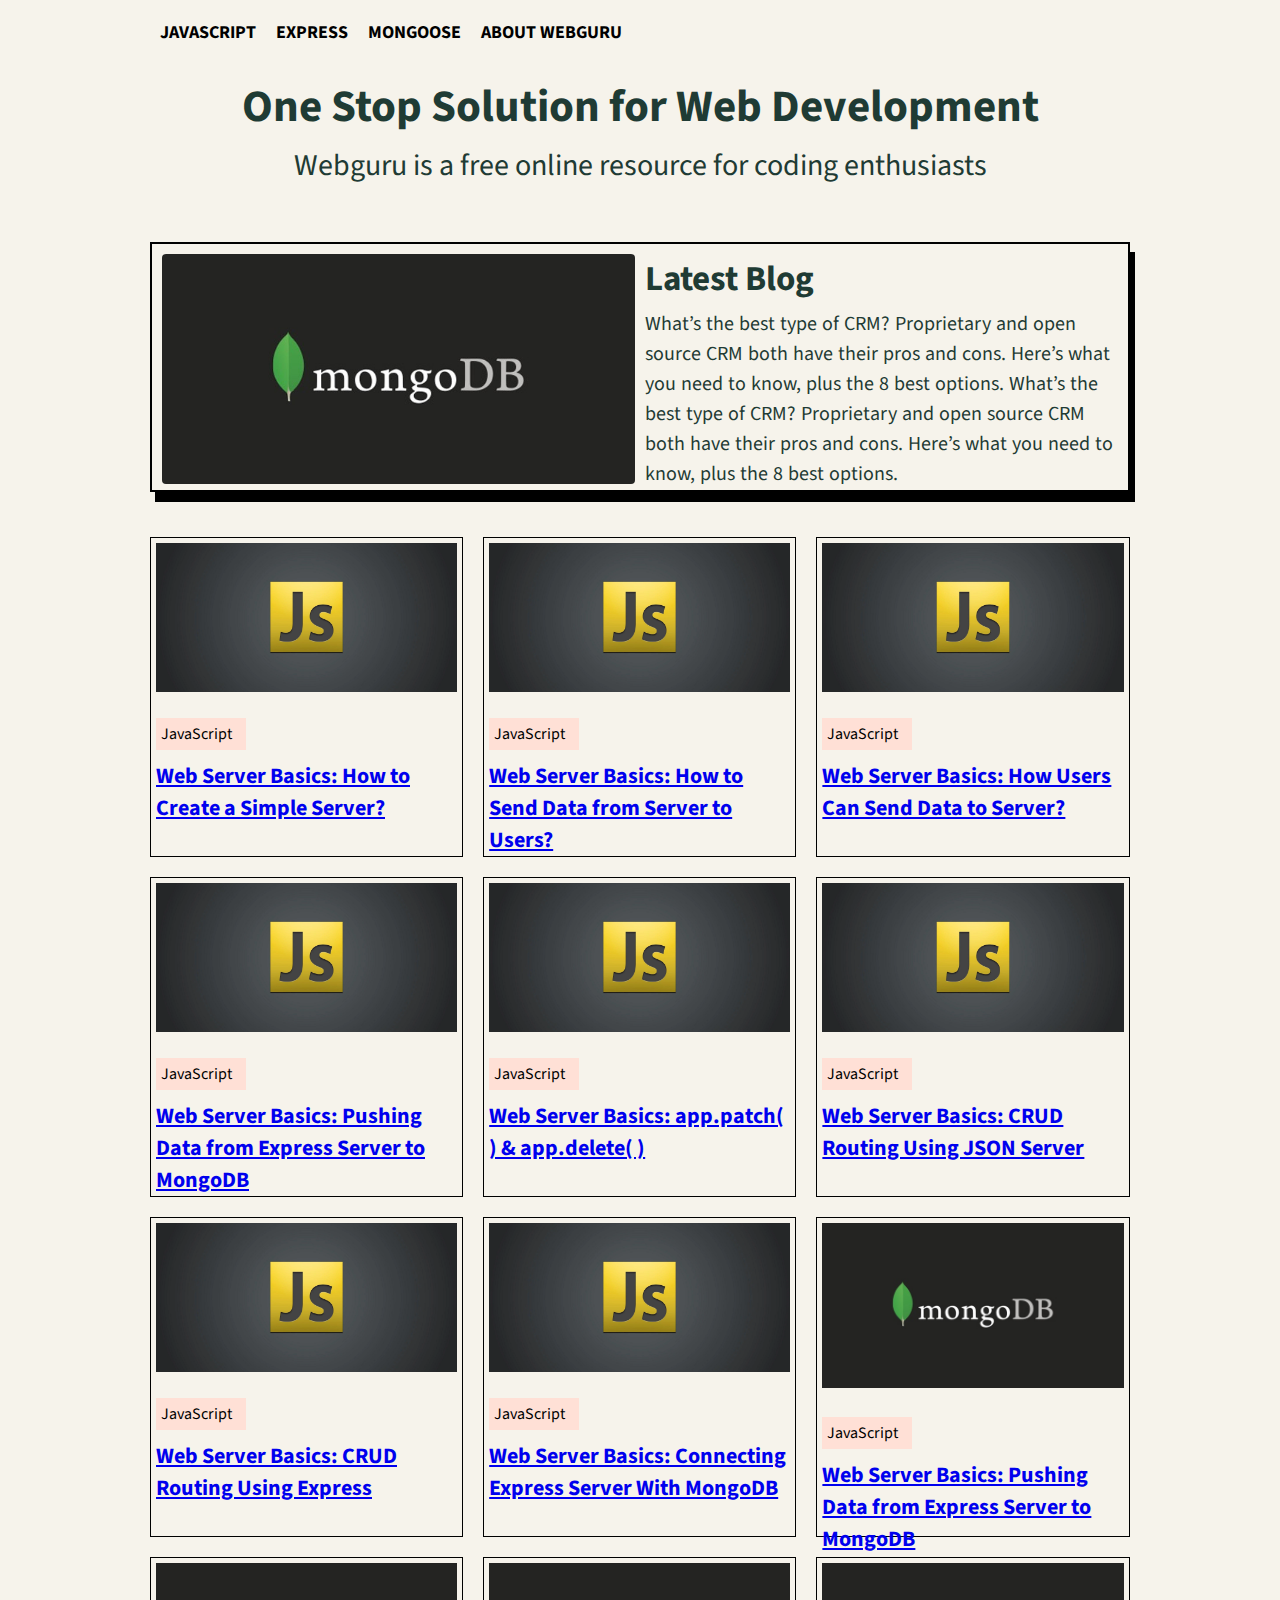
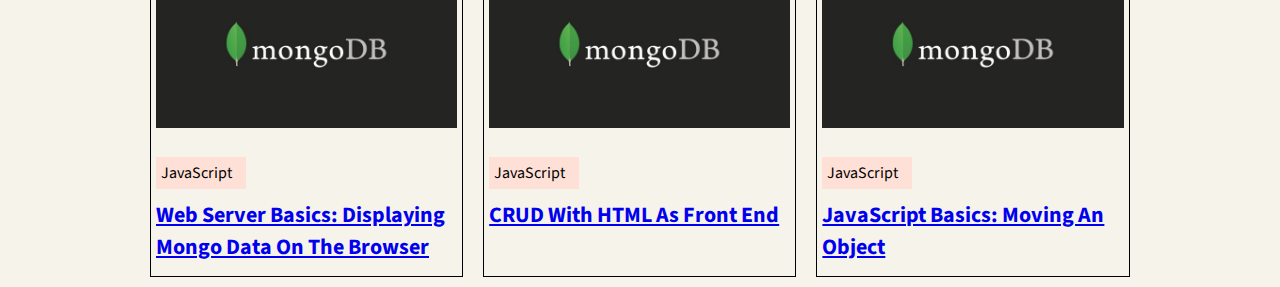
<file: index.html>
﻿<!DOCTYPE html>

<html lang="en" xmlns="http://www.w3.org/1999/xhtml">
<head>
    <meta charset="utf-8" />
    <title></title>
    <link href="https://fonts.googleapis.com/css2?family=Source+Sans+Pro:wght@200;300&display=swap" rel="stylesheet">
    <style>
        * {
            padding: 0;
            margin: 0;
            box-sizing: border-box;
        }

        body {
            font-family: 'Source Sans Pro';
            background-color: #F6F3EB; 
        }

        .navbar-container {
            padding: 20px;
            border: 0px solid black;
            height: 40px;
            width: 100%;
            margin-bottom:10px;
        }

        .navbar {
            display: flex;
            font-size:18px;
            font-weight:700;
        }

            .navbar p {
                margin-right: 20px;
                text-transform:uppercase; 
            }

        .container{
            width:1000px;
            margin:0px auto; 
            border:0px solid black;
        }

        .banner{
            border:0px solid black;
            display:flex; 
            flex-direction:column;
            text-align:center;
            margin:10px;
            padding:20px;
        }

        .banner .heading{
            margin:5px;
        }

            .banner .heading h1 {
                font-size: 45px;
                color: #1F3B34;
            }

            .banner .subheading p {
                font-size: 30px;
                color: #1F3B34;
            }

        .main-blog {
            display: flex;
            width: 98%;
            margin: 35px 10px;
            padding: 5px;
            border: 2px solid black;
            height: 250px;
            box-shadow: 5px 10px;
        }

        .left-pane{
            width:50%;
            padding:5px;
        }

        .left-pane img{
            width:100%;
            object-fit:cover;
            height:230px;
            border-radius:4px;
        }

        .right-pane{
            padding:5px;
            width:50%; 
        }

            .right-pane h2 {
                font-size: 35px;
                margin-bottom: 5px;
                color: #1F3B34;
            }

            .right-pane p {
                font-size: 20px;
                line-height: 30px;
                color: #1F3B34;
                word-spacing:1px;
            }

            .blogs-section{
                flex-wrap:wrap;
                display:flex;
            }

            .blogs-section .blog{
                display:flex; 
                flex-direction:column;
                border:1px solid black;
                margin:10px;
                padding:5px;
                width:31.32%; 
                height:320px;
            }

        span {
            background-color: #FFE0D6; 
            padding:5px;
            width:90px;
        }

            .blog img{
                width:100%;
                object-fit:cover;
                height:85%;
            }

            .blog h2{
                font-size:22px;
                text-align:left;
                margin-top:10px;

            }

            .blog:hover{
                background-color:white; 
            }


    </style>
</head>
<body>
    <div class="container">
        <div class="navbar-container">
            <nav class="navbar">
                <p>JavaScript</p>
                <p>Express</p>
                <p>Mongoose</p>
                <p>About Webguru</p>
            </nav>
        </div>
        <div class="banner">
            <div class="heading">
                <h1>One Stop Solution for Web Development</h1>
            </div>
            <div class="subheading">
                <p>Webguru is a free online resource for coding enthusiasts</p>
            </div>
        </div>

        <div class="main-blog">
            <div class="left-pane">
                <img src="mongo.jpeg" />
            </div>
            <div class="right-pane">
                <h2>Latest Blog</h2>
                <p>What’s the best type of CRM? Proprietary and open source CRM both have their pros and cons. Here’s what you need to know, plus the 8 best options. What’s the best type of CRM? Proprietary and open source CRM both have their pros and cons. Here’s what you need to know, plus the 8 best options.</p>
                
            </div>
        </div>

        <div class="blogs-section">
            <div class="blog">
                <div class="blog-image">
                    <image src="javascript.webp" />
                </div>
                <span>JavaScript</span>
                <div class="blog-header">
                    <h2><a href="blogOne.html">Web Server Basics: How to Create a Simple Server?</a></h2>
                </div>
            </div>
            <div class="blog">
                <div class="blog-image">
                    <image src="javascript.webp" />
                </div>
                <span>JavaScript</span>
                <div class="blog-header">
                    <h2><a href="blogTwo.html">Web Server Basics: How to Send Data from Server to Users?</a></h2>
                </div>
            </div>
            <div class="blog">
                <div class="blog-image">
                    <image src="javascript.webp" />
                </div>
                <span>JavaScript</span>
                <div class="blog-header">
                    <h2><a href="blogSix.html">Web Server Basics: How Users Can Send Data to Server?</a></h2>
                </div>
            </div>
            <div class="blog">
                <div class="blog-image">
                    <image src="javascript.webp" />
                </div>
                <span>JavaScript</span>
                <div class="blog-header">


                    <h2><a href="blogFour.html">Web Server Basics: Pushing Data from Express Server to MongoDB</a></h2>

                </div>
            </div>
            <div class="blog">
                <div class="blog-image">
                    <image src="javascript.webp" />
                </div>
                <span>JavaScript</span>
                <div class="blog-header">
                    <h2><a href="blogTwo.html">Web Server Basics: app.patch( ) & app.delete( )</a></h2>
                </div>
            </div>
            <div class="blog">
                <div class="blog-image">
                    <image src="javascript.webp" />
                </div>
                <span>JavaScript</span>
                <div class="blog-header">
                    <h2><a href="blogFive.html">Web Server Basics: CRUD Routing Using JSON Server</a></h2>
                </div>
            </div>

            <div class="blog">
                <div class="blog-image">
                    <image src="javascript.webp" />
                </div>
                <span>JavaScript</span>
                <div class="blog-header">
                    <h2><a href="blogSeven.html">Web Server Basics: CRUD Routing Using Express</a></h2>
                </div>
            </div>


            <div class="blog">
                <div class="blog-image">
                    <image src="javascript.webp" />
                </div>
                <span>JavaScript</span>
                <div class="blog-header">
                    <h2><a href="javascriptBasicsContent/blogThree.html">Web Server Basics: Connecting Express Server With MongoDB</a></h2>
                </div>
            </div>


            <div class="blog">
                <div class="blog-image">
                    <image src="mongo.jpeg" />
                </div>
                <span>JavaScript</span>
                <div class="blog-header">
                    <h2><a href="blogThree.html">Web Server Basics: Pushing Data from Express Server to MongoDB</a></h2>
                </div>
            </div>

            <div class="blog">
                <div class="blog-image">
                    <image src="mongo.jpeg" />
                </div>
                <span>JavaScript</span>
                <div class="blog-header">
                    <h2><a href="#">Web Server Basics: Displaying Mongo Data On The Browser</a></h2>
                </div>
            </div>

            <div class="blog">
                <div class="blog-image">
                    <image src="mongo.jpeg" />
                </div>
                <span>JavaScript</span>
                <div class="blog-header">
                    <h2><a href="#">CRUD With HTML As Front End</a></h2>
                </div>
            </div>

            <div class="blog">
                <div class="blog-image">
                    <image src="mongo.jpeg" />
                </div>
                <span>JavaScript</span>
                <div class="blog-header">
                    <h2><a href="javascriptBasicsContent/movingAnObject2.html">JavaScript Basics: Moving An Object</a></h2>
                </div>
            </div>







        </div>
    </div>
</body>
</html>
</file>
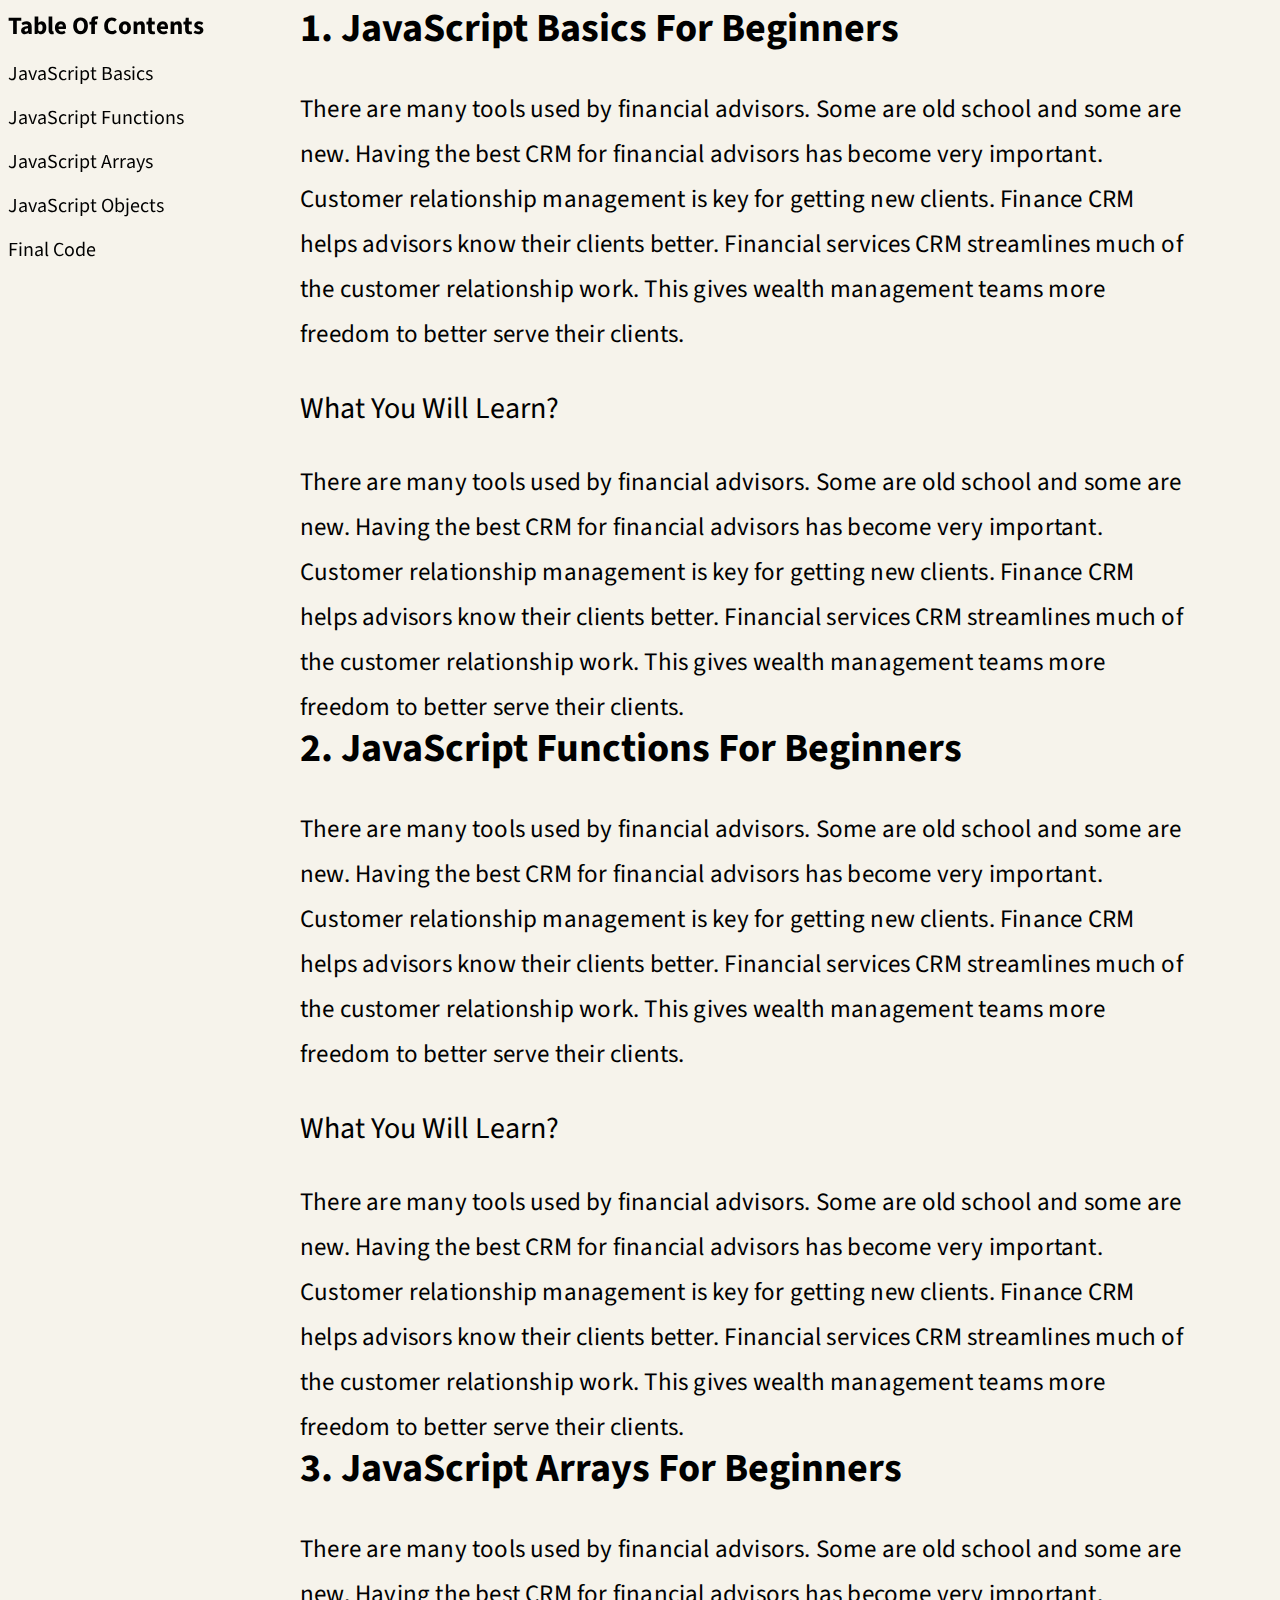
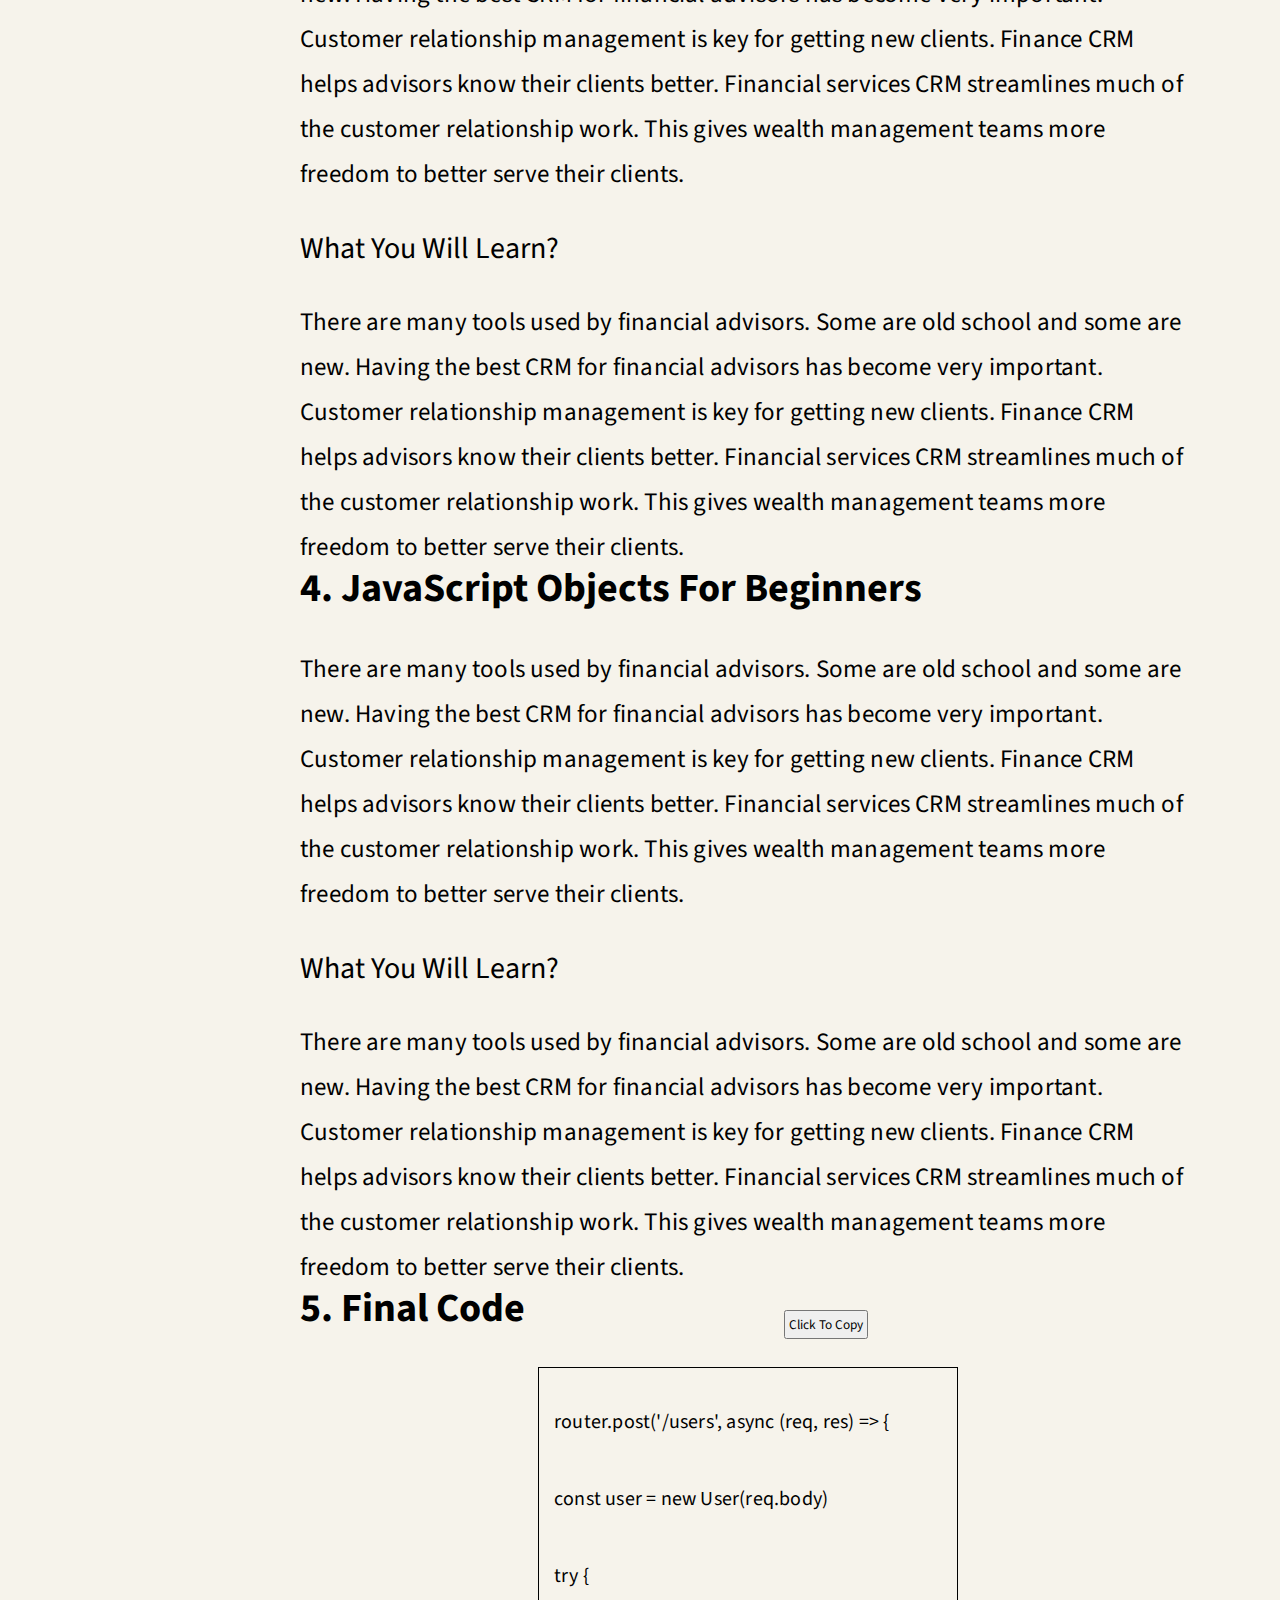
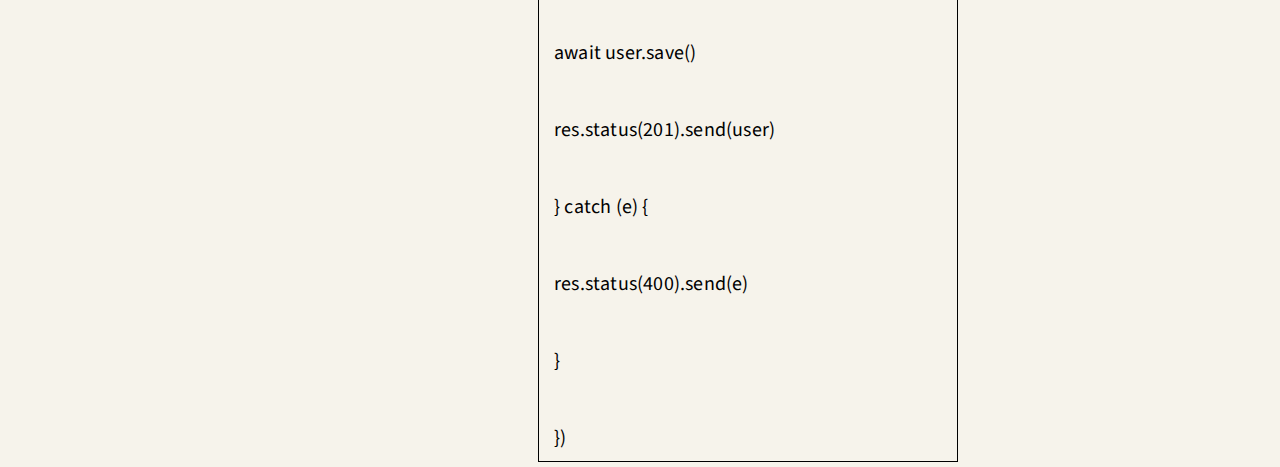
<file: blog-details-page.html>
﻿<!DOCTYPE html>

<html lang="en" xmlns="http://www.w3.org/1999/xhtml">
<head>
    <meta charset="utf-8" />
    <title></title>
    <link href="https://fonts.googleapis.com/css2?family=Source+Sans+Pro:wght@200;300&display=swap" rel="stylesheet">

    <style>

        

        * {
            font-family: 'Source Sans Pro';
            margin: 0;
            padding: 0;
            box-sizing: border-box;
        }

        html {
            scroll-behavior: smooth;
            background-color: #F6F3EB;
        }

        .container {
            display: flex;
        }

        .left-pane {
            display: flex;
            flex-direction: column;
            position: fixed;
            border: 0px solid black;
        }

        .left-pane-heading{
            padding:8px;
            font-size:25px;
        }

            .left-pane a {
                text-decoration: none;
                font-size: 20px;
                padding: 5px;
                color:black;
            }

                .left-pane a p {
                    padding: 3px;
                }


        .right-pane {
            border: 0px solid black;
            width: 70%;
            margin-left: 300px;
        }

            .right-pane .section1 {
                height: 100vh;
            }

            .right-pane .section2 {
                height: 100vh;
            }

            .right-pane .section3 {
                height: 100vh;
            }

            .right-pane .section4 {
                height: 100vh;
            }

            section h1{
                font-size:40px;
            }

            section h2{
                font-size:30px;
                margin-top:30px;
                font-weight:300;
            }

            section p{
                margin-top:30px;
                font-size:25px;
                letter-spacing:0.2px;
                line-height:45px;
            }


        #content {
            border: 1px solid black;
            width: 420px;
            margin: 30px auto;
            position:relative; 
        }

        p code{
            padding:15px;
            font-size:20px;
            margin-bottom:0px;
        }

        #section5{
            position:relative; 
        }

        .btn{
            position:absolute; 
            right:328px;
            top:30px;
            padding:3px;
        }

        @media only screen and (min-width: 968px)  {
            #section1, #section2, #section3, #section4, #section5 {
                height: 110vh;
            }
        }

        @media only screen and (min-width: 600px) {
            #section1, #section2, #section3, #section4, #section5 {
                height: 80vh;
            }
        }


    </style>
</head>
<body>

    <div class="container">
        <div class="left-pane">
            <h3 class="left-pane-heading">Table Of Contents</h3>
            <a href="#section1"><p>JavaScript Basics</p></a>
            <a href="#section2"><p>JavaScript Functions</p></a>
            <a href="#section3"><p>JavaScript Arrays</p></a>
            <a href="#section4"><p>JavaScript Objects</p></a>
            <a href="#section5"><p>Final Code</p></a>
        </div>

        <div class="right-pane">

            <section class="section1" id="section1">
                <h1>1. JavaScript Basics For Beginners</h1>
                <p>There are many tools used by financial advisors. Some are old school and some are new. Having the best CRM for financial advisors has become very important. Customer relationship management is key for getting new clients. Finance CRM helps advisors know their clients better. Financial services CRM streamlines much of the customer relationship work. This gives wealth management teams more freedom to better serve their clients.</p>
                <h2><b>What You Will Learn?</b></h2>
                <p>There are many tools used by financial advisors. Some are old school and some are new. Having the best CRM for financial advisors has become very important. Customer relationship management is key for getting new clients. Finance CRM helps advisors know their clients better. Financial services CRM streamlines much of the customer relationship work. This gives wealth management teams more freedom to better serve their clients.</p>
            </section>

            <section class="section2" id="section2">
                <h1>2. JavaScript Functions For Beginners</h1>
                <p>There are many tools used by financial advisors. Some are old school and some are new. Having the best CRM for financial advisors has become very important. Customer relationship management is key for getting new clients. Finance CRM helps advisors know their clients better. Financial services CRM streamlines much of the customer relationship work. This gives wealth management teams more freedom to better serve their clients.</p>
                <h2><b>What You Will Learn?</b></h2>
                <p>There are many tools used by financial advisors. Some are old school and some are new. Having the best CRM for financial advisors has become very important. Customer relationship management is key for getting new clients. Finance CRM helps advisors know their clients better. Financial services CRM streamlines much of the customer relationship work. This gives wealth management teams more freedom to better serve their clients.</p>
            </section>

            <section class="section3" id="section3">
                <h1>3. JavaScript Arrays For Beginners</h1>
                <p>There are many tools used by financial advisors. Some are old school and some are new. Having the best CRM for financial advisors has become very important. Customer relationship management is key for getting new clients. Finance CRM helps advisors know their clients better. Financial services CRM streamlines much of the customer relationship work. This gives wealth management teams more freedom to better serve their clients.</p>
                <h2><b>What You Will Learn?</b></h2>
                <p>There are many tools used by financial advisors. Some are old school and some are new. Having the best CRM for financial advisors has become very important. Customer relationship management is key for getting new clients. Finance CRM helps advisors know their clients better. Financial services CRM streamlines much of the customer relationship work. This gives wealth management teams more freedom to better serve their clients.</p>

            </section>

            <section class="section4" id="section4">
                <h1>4. JavaScript Objects For Beginners</h1>
                <p>There are many tools used by financial advisors. Some are old school and some are new. Having the best CRM for financial advisors has become very important. Customer relationship management is key for getting new clients. Finance CRM helps advisors know their clients better. Financial services CRM streamlines much of the customer relationship work. This gives wealth management teams more freedom to better serve their clients.</p>
                <h2><b>What You Will Learn?</b></h2>
                <p>There are many tools used by financial advisors. Some are old school and some are new. Having the best CRM for financial advisors has become very important. Customer relationship management is key for getting new clients. Finance CRM helps advisors know their clients better. Financial services CRM streamlines much of the customer relationship work. This gives wealth management teams more freedom to better serve their clients.</p>

            </section>

            <section class="section5" id="section5">
                <h1>5. Final Code</h1>
             
                    <button id="btn" class="btn">Click To Copy</button>
                <div id="content" contenteditable="true">
                    <p><code> router.post('/users', async (req, res) => {</code></p>
                    <p><code>const user = new User(req.body)</code></p>

                    <p>
                        <code>
                            try {
                        </code>
                    </p>
                    <p><code>await user.save()</code></p>
                    <p>
                        <code>

                            res.status(201).send(user)
                        </code>
                    </p>

                    <p><code>} catch (e) {</code></p>
                    <p>
                        <code>
                            res.status(400).send(e)
                        </code>
                    </p>
                    <p><code>}</code></p>
                    <p><code>})</code></p>
                </div>


            </section>


        </div>
    </div>

    <script>
        var content = document.querySelector('#content');
        var btn = document.querySelector('#btn');

        btn.addEventListener('click', copyText);

        function copyText() {
            let temp = content.innerText;
            copytoClipBoard(temp);

        }

        function copytoClipBoard(str) {
            const textarea = document.createElement("textarea");
            textarea.value = str;
            document.body.appendChild(textarea);
            textarea.select();
            document.execCommand("copy");
            document.body.removeChild(textarea);
            //output.innerHTML = "<h3>Copied content</h3>" + textarea.value;
            alert('copied!')//output.innerHTML = "<h3>Copied content</h3>" + textarea.value;

        }

        console.log(content)
    </script>



</body>
</html>
</file>
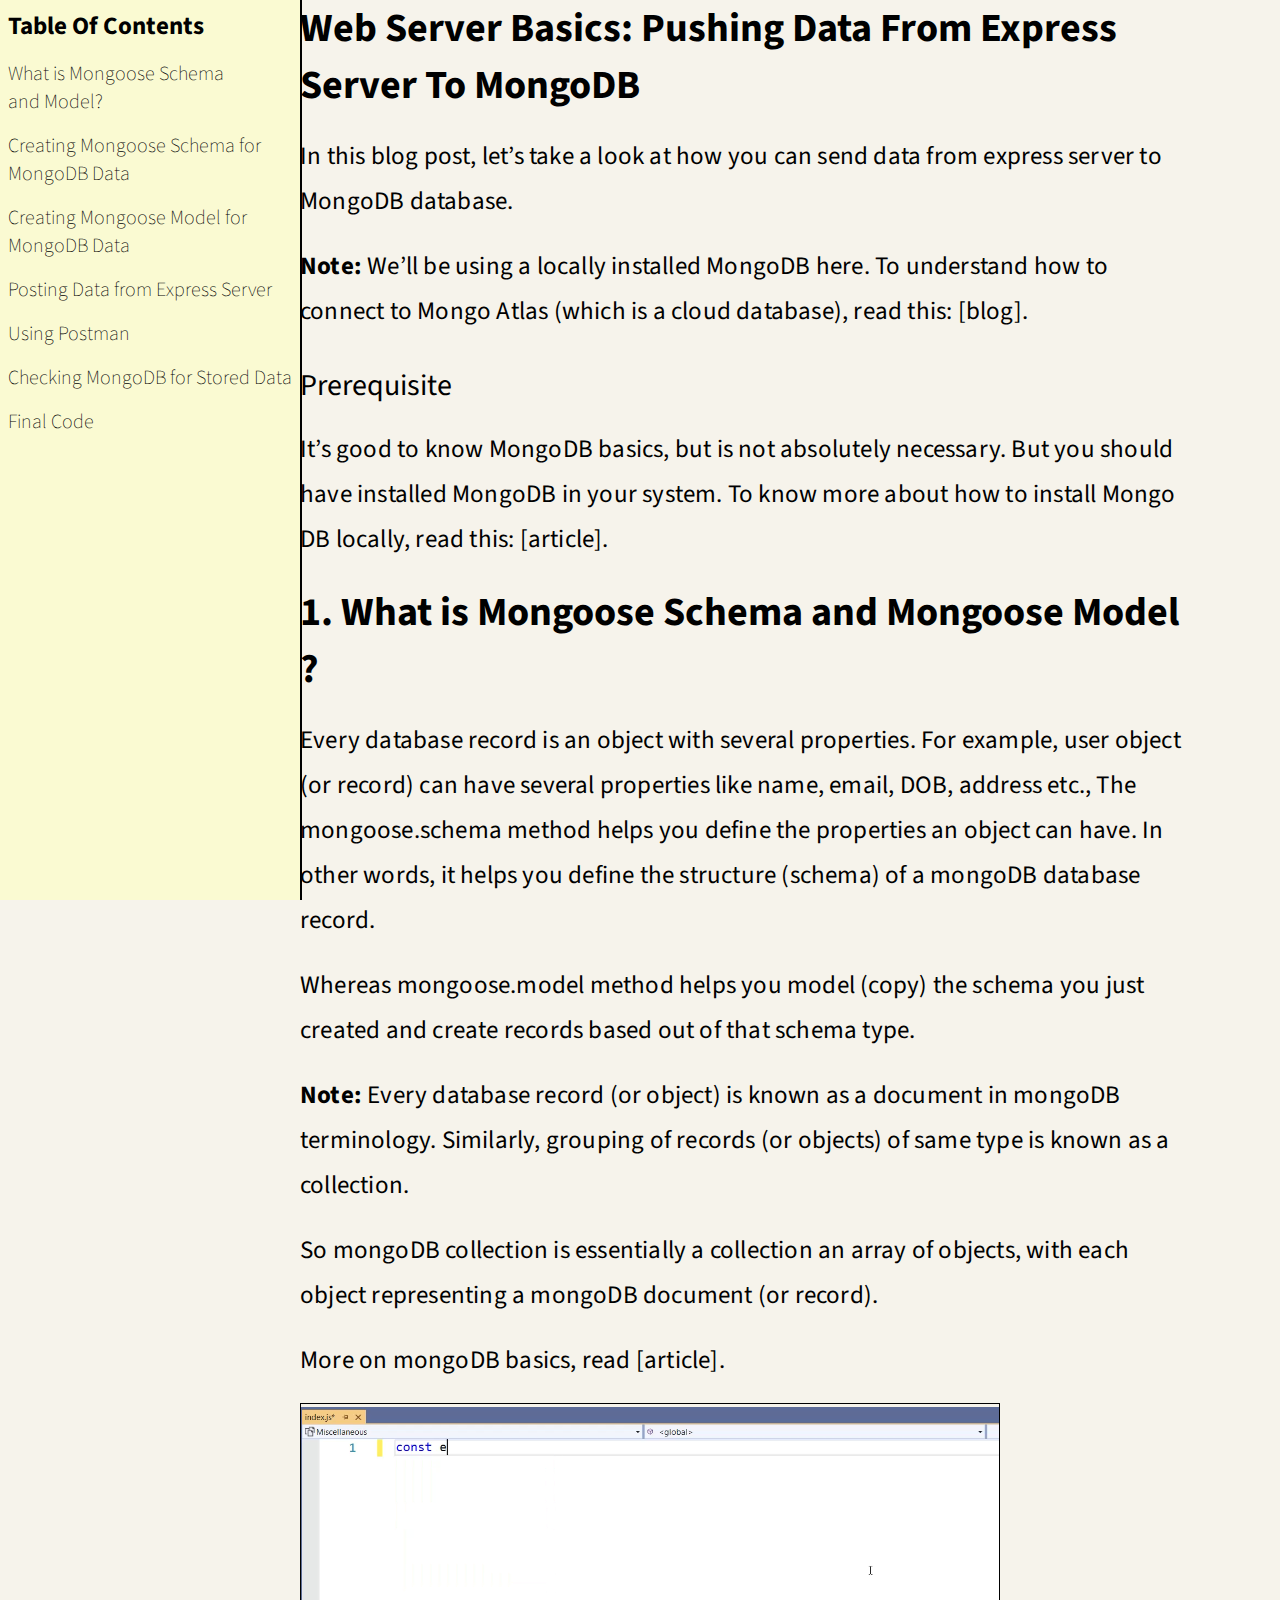
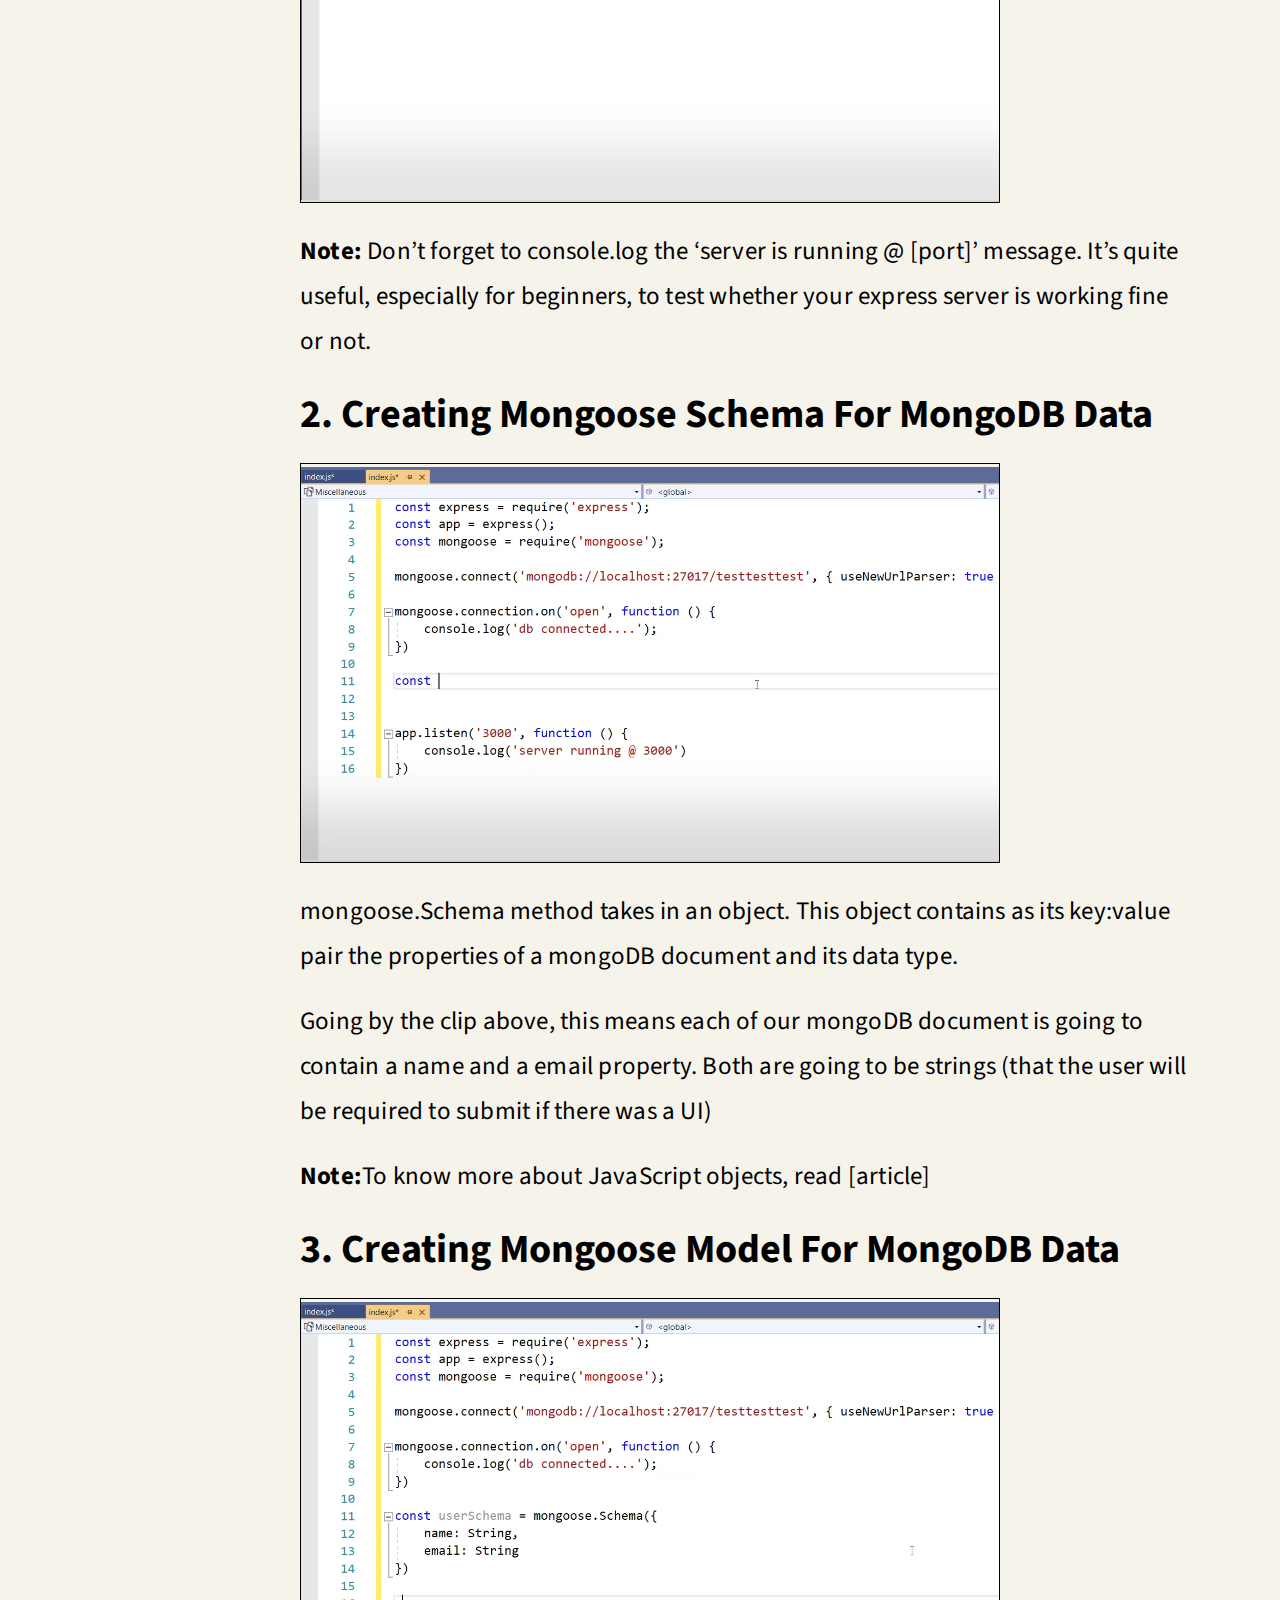
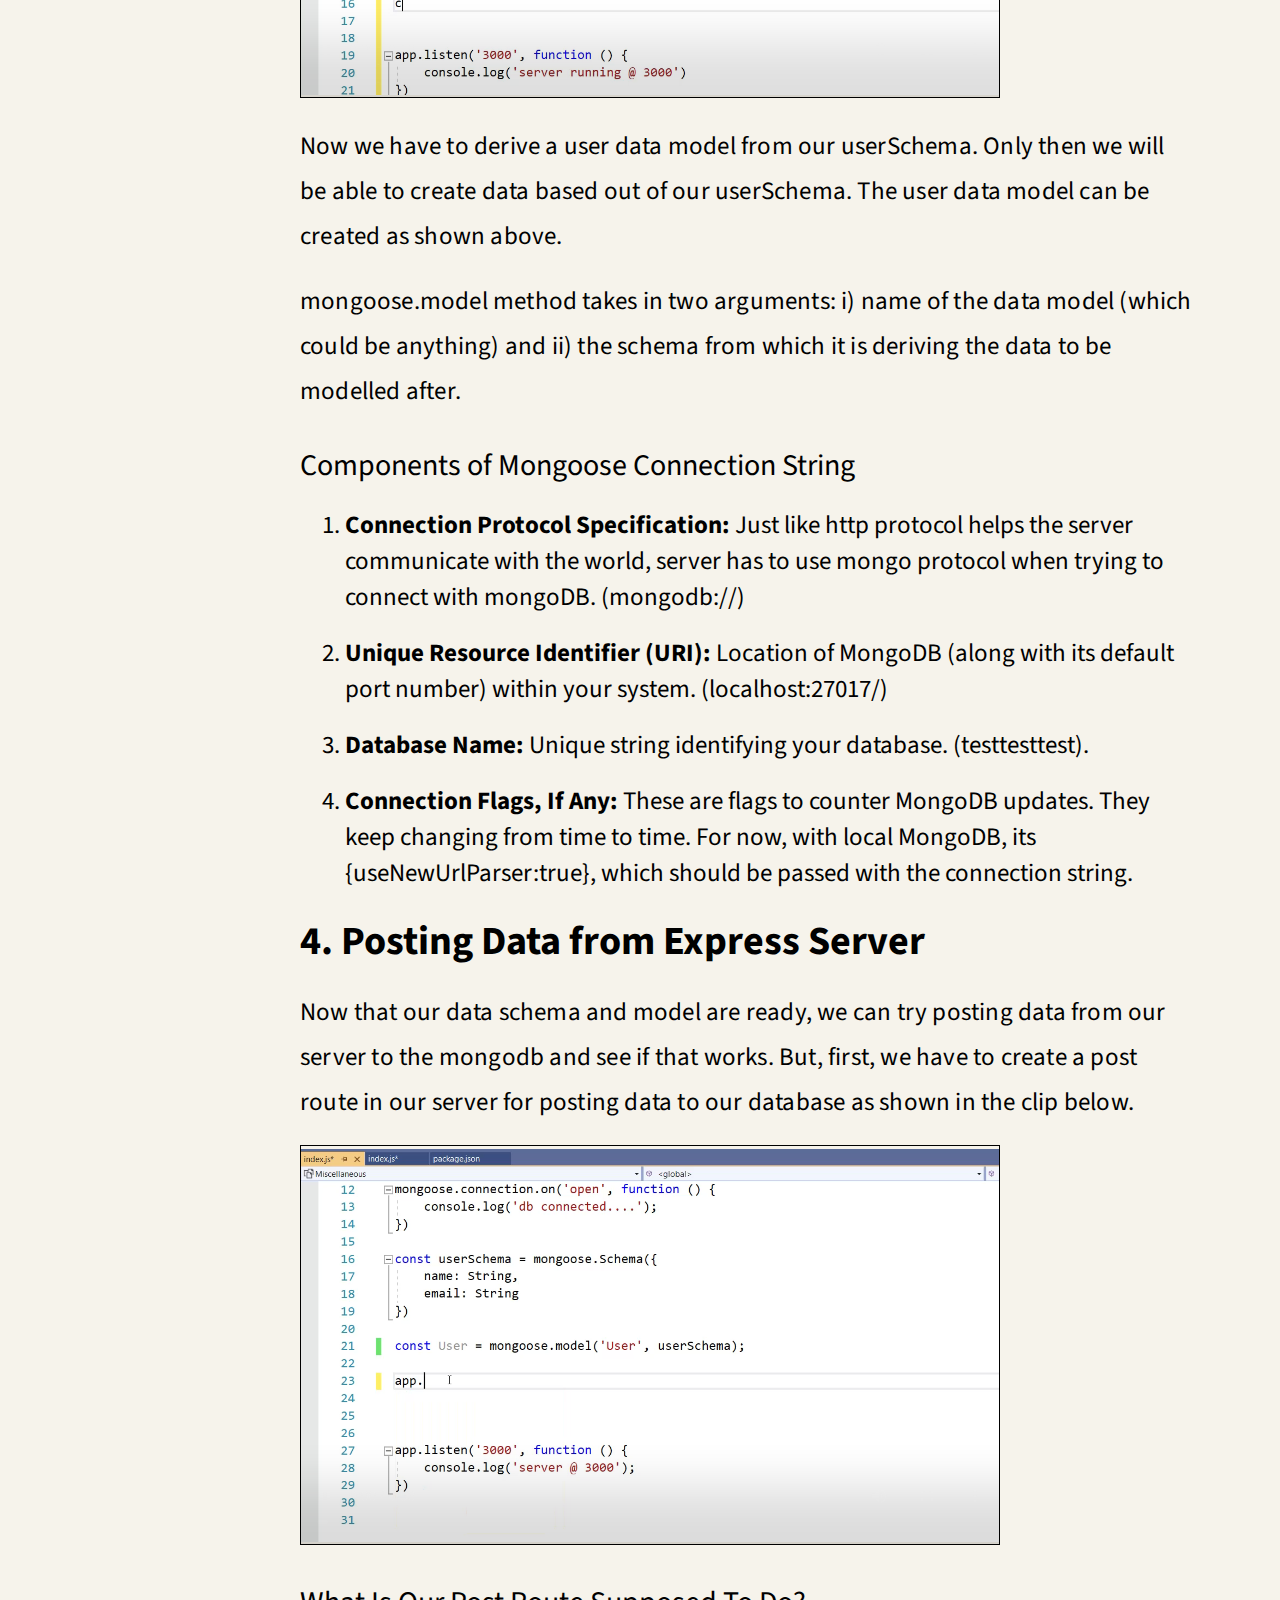
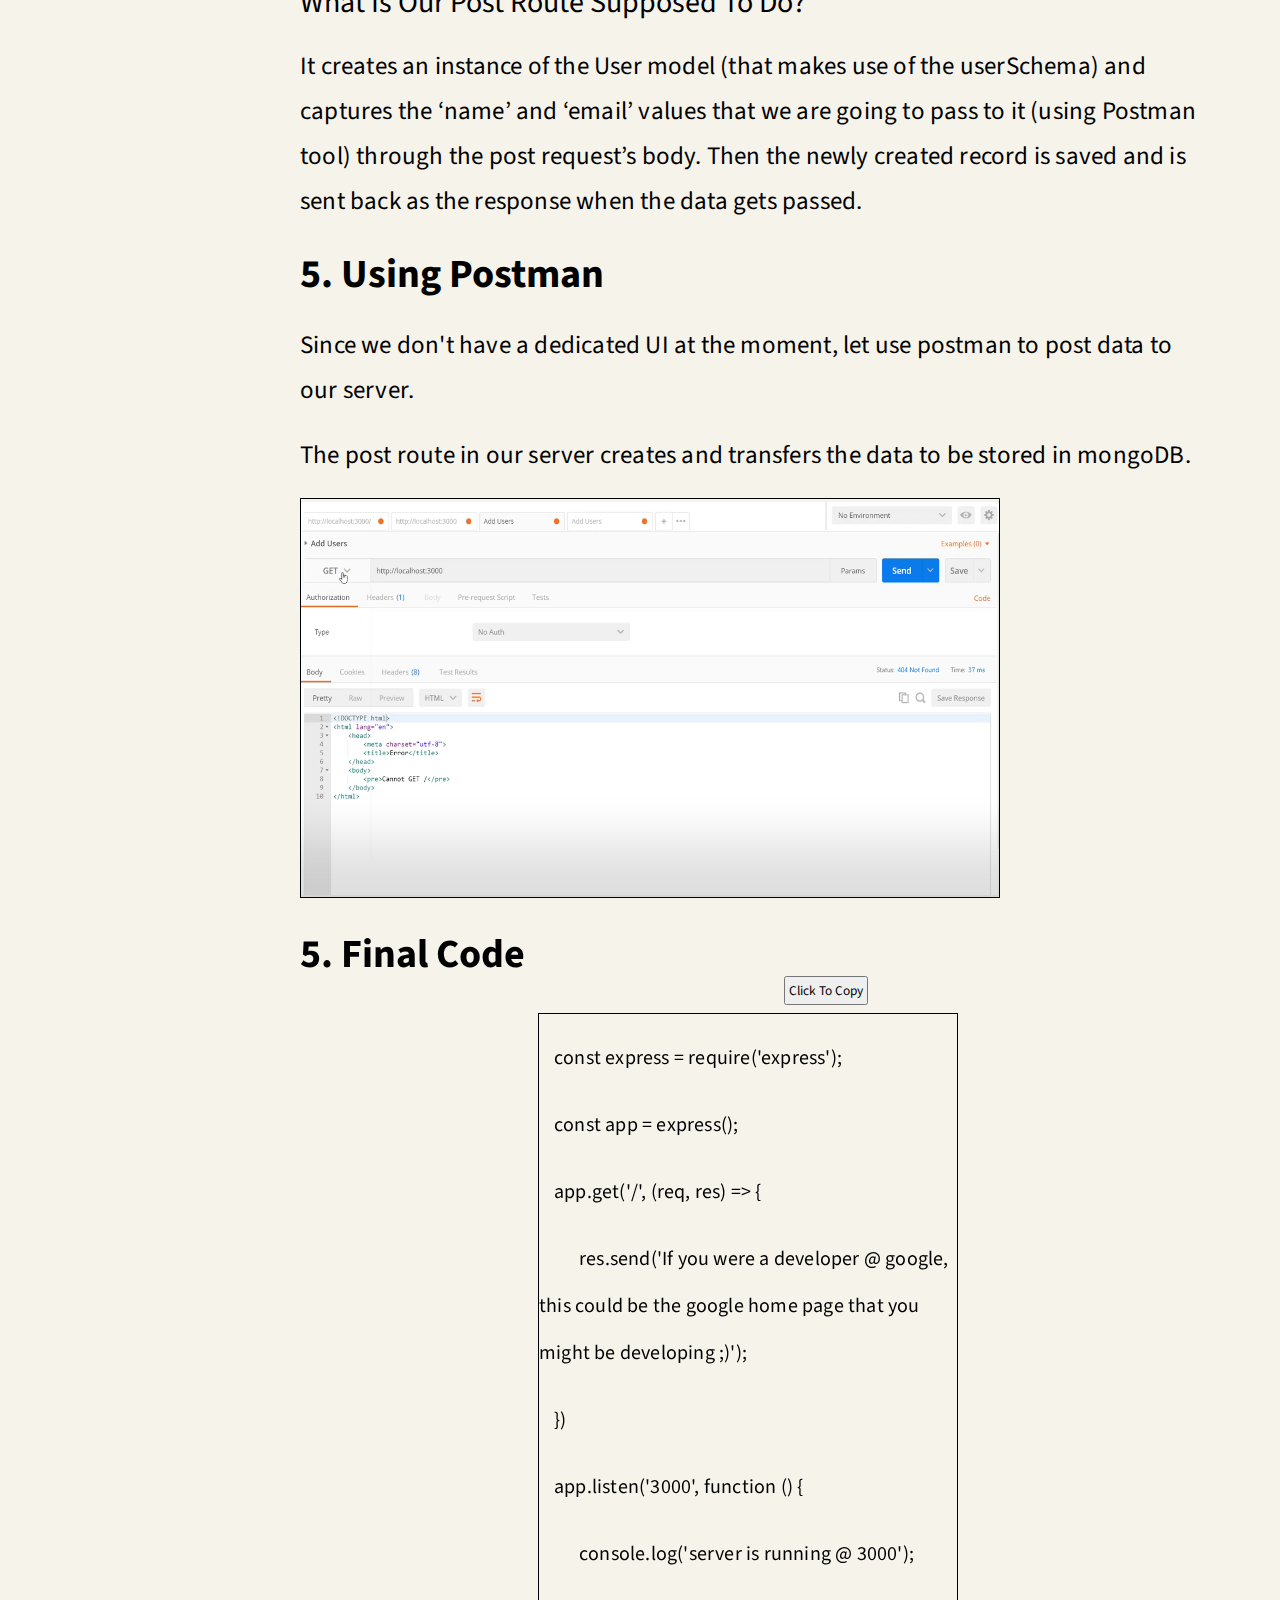
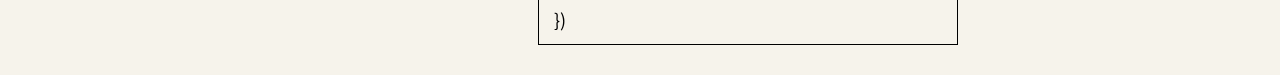
<file: blogFour.html>
﻿<!DOCTYPE html>

<html lang="en" xmlns="http://www.w3.org/1999/xhtml">
<head>
    <meta charset="utf-8" />
    <title></title>
    <link href="https://fonts.googleapis.com/css2?family=Source+Sans+Pro:wght@200;300&display=swap" rel="stylesheet">

    <style>

        body {
            background-color: #F6F3EB;
        }
        video{
            height:400px; 
            width:700px;
            border:1px solid black;
            margin-top:20px;
            
        }

        .number-list{
            margin-top:0px;
        }

        .gif-container{
            border:0px solid black;
            margin: 0px auto;
            height:450px;
            width:750px;
        }

        #gifs{
            height:550px;
            width:700px;
            margin-bottom:0px;
            border:0px solid black;
            
        }

        #gifsLarger{
            height:750px;
            width: 800px;
        }

        li{
            margin-top:20px;
            margin-left:45px;
            font-size:25px;
        }

        * {
            font-family: 'Source Sans Pro';
            margin: 0;
            padding: 0;
            box-sizing: border-box;
        }

        html {
            scroll-behavior: smooth;
            background-color: white;
        }

        .container {
            display: flex;
        }

        .left-pane {
            display: flex;
            flex-direction: column;
            position: fixed;
            border: 0px solid black;
            background-color: lightgoldenrodyellow;
            height: 100%;
            border-right:2px solid black;
        }

        .left-pane-heading{
            padding:8px;
            font-size:25px;
        }

            .left-pane a {
                text-decoration: none;
                font-size: 20px;
                padding: 5px;
                color:black;
                
            }

                .left-pane a p {
                    padding: 3px;
                    font-weight: 200;
                }


        .right-pane {
            border: 0px solid black;
            width: 70%;
            margin-left: 300px;
        }

            .right-pane .section1 {
                height: auto;
            }

            .right-pane .section2 {
                height: auto;
            }

            .right-pane .section3 {
                height: auto;
            }

            .right-pane .section4 {
                height: auto;
            }

            section h1{
                font-size:40px;
            }

            section h2{
                font-size:30px;
                margin-top:30px;
                font-weight:300;
            }

            section p{
                margin-top:20px;
                font-size:25px;
                letter-spacing:0.2px;
                line-height:45px;
            }


        #content {
            border: 1px solid black;
            width: 420px;
            margin: 30px auto;
            position:relative; 
        }

        p code{
            padding:15px;
            font-size:20px;
            margin-bottom:0px;
        }

        #section6{
            position:relative; 
        }

        .btn{
            position:absolute; 
            right:328px;
            top:50px;
            padding:3px;
        }

        .images{
            border:1px solid black;
            margin-top:20px;
        }


    </style>
</head>
<body>

    <div class="container">
        <div class="left-pane">
            <h3 class="left-pane-heading">Table Of Contents</h3>

            <a href="#section2"><p>What is Mongoose Schema <br />and Model?</p></a>
            <a href="#section3"><p>Creating Mongoose Schema for <br />MongoDB Data</p></a>
            <a href="#section4"><p>Creating Mongoose Model for <br />MongoDB Data </p></a>
            <a href="#section5"><p>Posting Data from Express Server</p></a>
            <a href="#section5"><p>Using Postman</p></a>
            <a href="#section5"><p>Checking MongoDB for Stored Data</p></a>

            <a href="#section6"><p>Final Code</p></a>
        </div>

        <div class="right-pane">

            <section class="section1">
                <h1>Web Server Basics: Pushing Data From Express Server To MongoDB </h1>
                <p>In this blog post, let’s take a look at how you can send data from express server to MongoDB database.</p>

                <p><b>Note: </b>We’ll be using a locally installed MongoDB here. To understand how to connect to Mongo Atlas (which is a cloud database), read this: [blog]. </p>

                <h2><b>Prerequisite</b></h2>
                <p>It’s good to know MongoDB basics, but is not absolutely necessary. But you should have installed MongoDB in your system. To know more about how to install Mongo DB locally, read this: [article].</p>





            </section>


            <br />

            <section class="section2" id="section2">
                <h1>
                    1. What is Mongoose Schema and Mongoose Model ?
                </h1>
                <p>
                    Every database record is an object with several properties. For example, user object (or record) can have several properties like name, email,  DOB, address etc., The mongoose.schema method helps you define the properties an object can have. In other words, it helps you define the structure (schema) of a mongoDB database record.
                </p>

                <p>Whereas mongoose.model method helps you model (copy) the schema you just created and create records based out of that schema type. </p>

                <p><b>Note:</b> Every database record (or object) is known as a document in mongoDB terminology. Similarly, grouping of records (or objects) of same type is known as a collection. </p>
                <p>So mongoDB collection is essentially a collection an array of objects, with each object representing a mongoDB document (or record). </p>
                <p>More on mongoDB basics, read [article]. </p>
                <video controls autoplay loop>
                    <source src="videos/1.mp4" type="video/mp4" />
                </video>

                <p>
                    <b>Note:</b> Don’t forget to console.log the ‘server is running @ [port]’ message. It’s quite useful, especially for beginners, to test whether your express server is working fine or not.
                </p>

            </section>
            <br />
            <section class="section3" id="section3">
                <h1>2. Creating Mongoose Schema For MongoDB Data</h1>

                <video controls autoplay loop>
                    <source src="videos/schema.mp4" type="video/mp4" />
                </video>

                <p>mongoose.Schema method takes in an object. This object contains as its key:value pair the properties of a mongoDB document and its data type.  </p>
                <p>Going by the clip above, this means each of our mongoDB document is going to contain a name and a email property. Both are going to be strings (that the user will be required to submit if there was a UI)</p>
                <p><b>Note:</b>To know more about JavaScript objects, read [article]</p>



            </section>
            <br />

            <section class="section4" id="section4">
                <h1>3. Creating Mongoose Model For MongoDB Data</h1>

                <video controls autoplay loop>
                    <source src="videos/model.mp4" type="video/mp4" />
                </video>


                <p>
                    Now we have to derive a user data model from our userSchema. Only then we will be able to create data based out of our userSchema. The user data model can be created as shown above.
                </p>
                <p>
                    mongoose.model method takes in two arguments: i) name of the data model (which could be anything) and ii) the schema from which it is deriving the data to be modelled after.
                </p>



                <h2><b>Components of Mongoose Connection String </b></h2>
                <ol>
                    <li><b>Connection Protocol Specification:</b> Just like http protocol helps the server communicate with the world, server has to use mongo protocol when trying to connect with mongoDB. (mongodb://)</li>
                    <li><b>Unique Resource Identifier (URI):</b> Location of MongoDB (along with its default port number) within your system. (localhost:27017/)</li>
                    <li><b>Database Name: </b>Unique string identifying your database. (testtesttest).</li>
                    <li><b>Connection Flags, If Any: </b>These are flags to counter MongoDB updates. They keep changing from time to time. For now, with local MongoDB, its {useNewUrlParser:true}, which should be passed with the connection string.</li>
                </ol>


            </section>

            <br />
            <section class="section5" id="section5">
                <h1>4. Posting Data from Express Server </h1>
                <p>Now that our data schema and model are ready, we can try posting data from our server to the mongodb and see if that works. But, first, we have to create a post route in our server for posting data to our database as shown in the clip below. </p>

                <video controls autoplay loop>
                    <source src="videos/postingData.mp4" type="video/mp4" />
                </video>

                <h2><b>What Is Our Post Route Supposed To Do?</b></h2>
                <p>It creates an instance of the User model (that makes use of the userSchema) and captures the ‘name’ and ‘email’ values that we are going to pass to it (using Postman tool) through the post request’s body. Then the newly created record is saved and is sent back as the response when the data gets passed.</p>

            </section>
            <br />
            <section class="section5" id="section5">
                <h1>5. Using Postman </h1>
                <p>Since we don't have a dedicated UI at the moment, let use postman to post data to our server. </p>
                <p>The post route in our server creates and transfers the data to be stored in mongoDB.</p>

                <video controls autoplay loop>
                    <source src="videos/usingpostman.mp4" type="video/mp4" />
                </video>

                
                

            </section>
<br/>
            <section class="section6" id="section6">
                <h1>5. Final Code</h1>

                <button id="btn" class="btn">Click To Copy</button>
                <div id="content" contenteditable="true">
                    <p><code> const express = require('express');</code></p>
                    <p><code>const app = express(); </code></p>


                    <p><code>app.get('/', (req, res) => {</code></p>
                    <p>
                        <code style="margin-left:25px;">

                            res.send('If you were a developer @ google, this could be the google home page that you might be developing ;)');
                        </code>
                    </p>
                    <p><code>})</code></p>


                    <p><code>app.listen('3000', function () {</code></p>
                    <p>
                        <code style="margin-left:25px;">

                            console.log('server is running @ 3000');
                        </code>
                    </p>


                    <p><code>})</code></p>
                </div>


            </section>


        </div>
    </div>

    <script>
        var content = document.querySelector('#content');
        var btn = document.querySelector('#btn');

        btn.addEventListener('click', copyText);

        function copyText() {
            let temp = content.innerText;
            copytoClipBoard(temp);

        }

        function copytoClipBoard(str) {
            const textarea = document.createElement("textarea");
            textarea.value = str;
            document.body.appendChild(textarea);
            textarea.select();
            document.execCommand("copy");
            document.body.removeChild(textarea);
            //output.innerHTML = "<h3>Copied content</h3>" + textarea.value;
            alert('copied!')//output.innerHTML = "<h3>Copied content</h3>" + textarea.value;

        }

        console.log(content)
    </script>



</body>
</html>
</file>
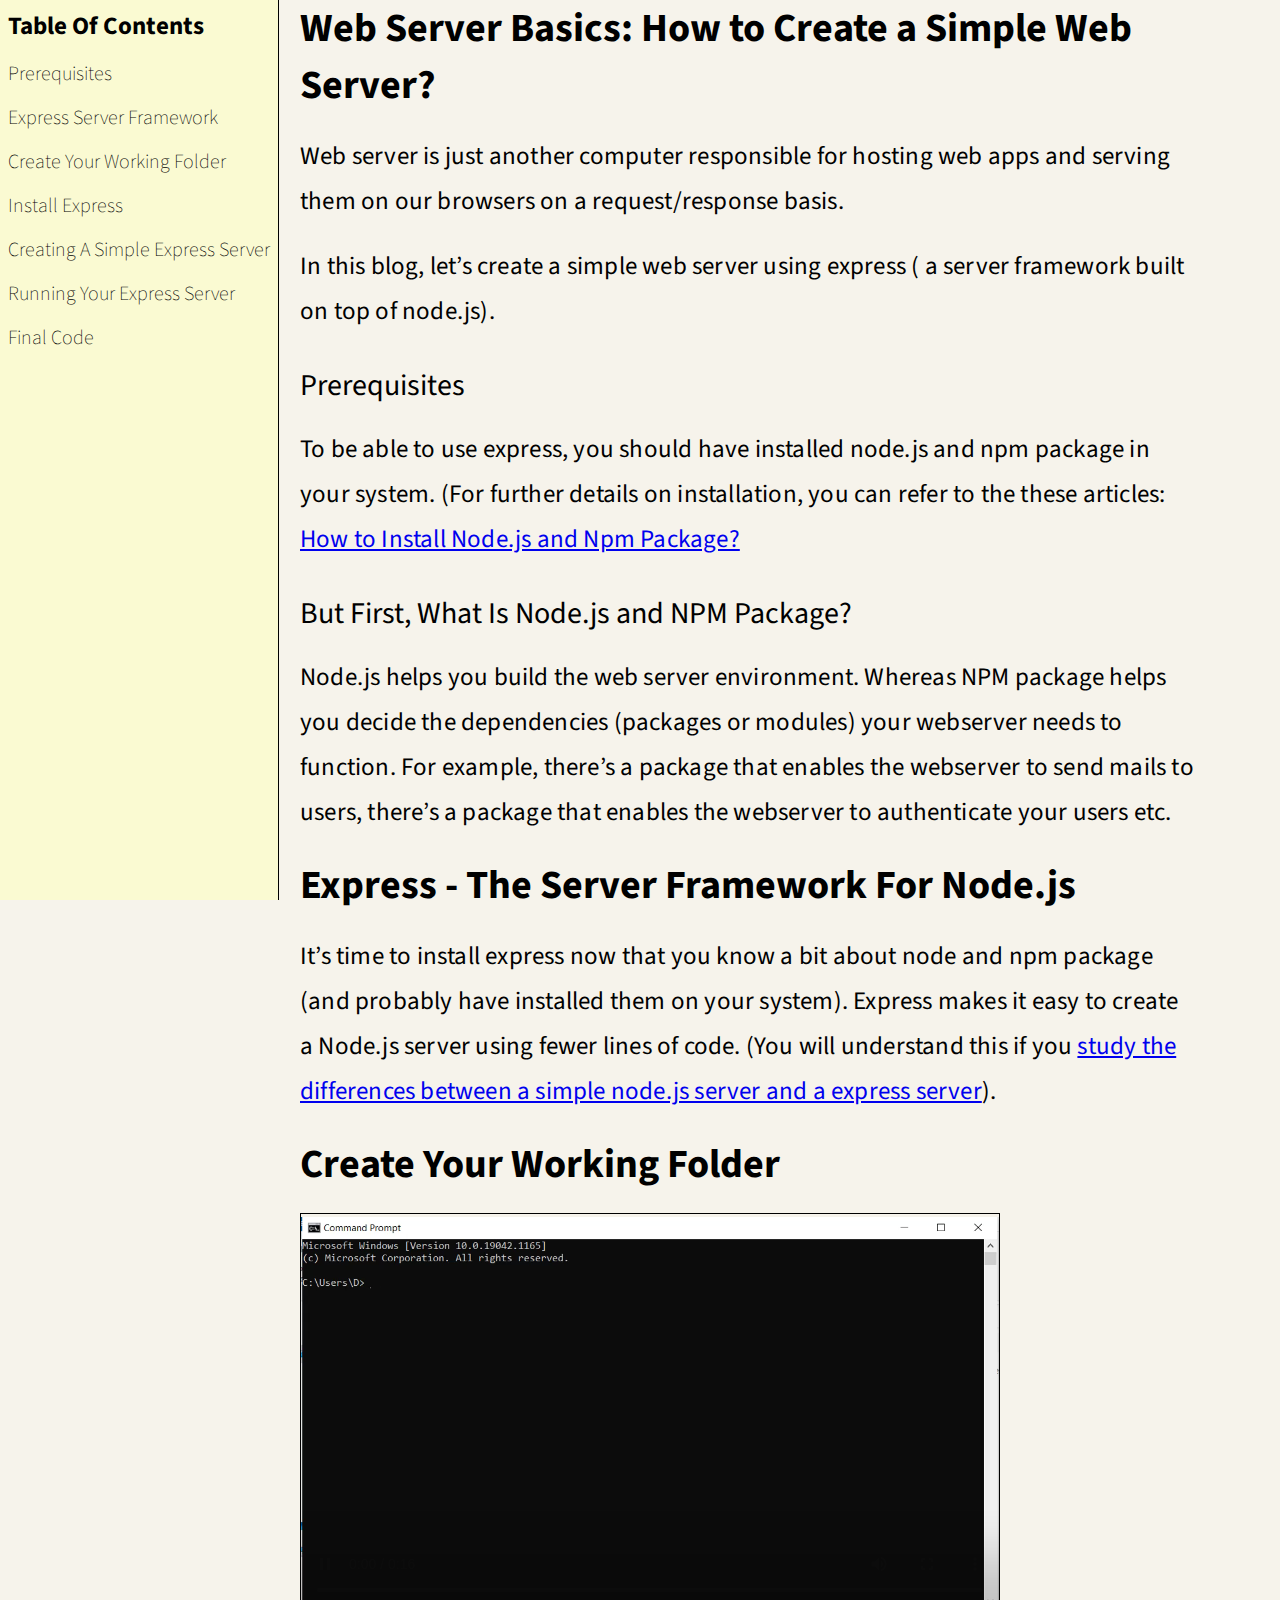
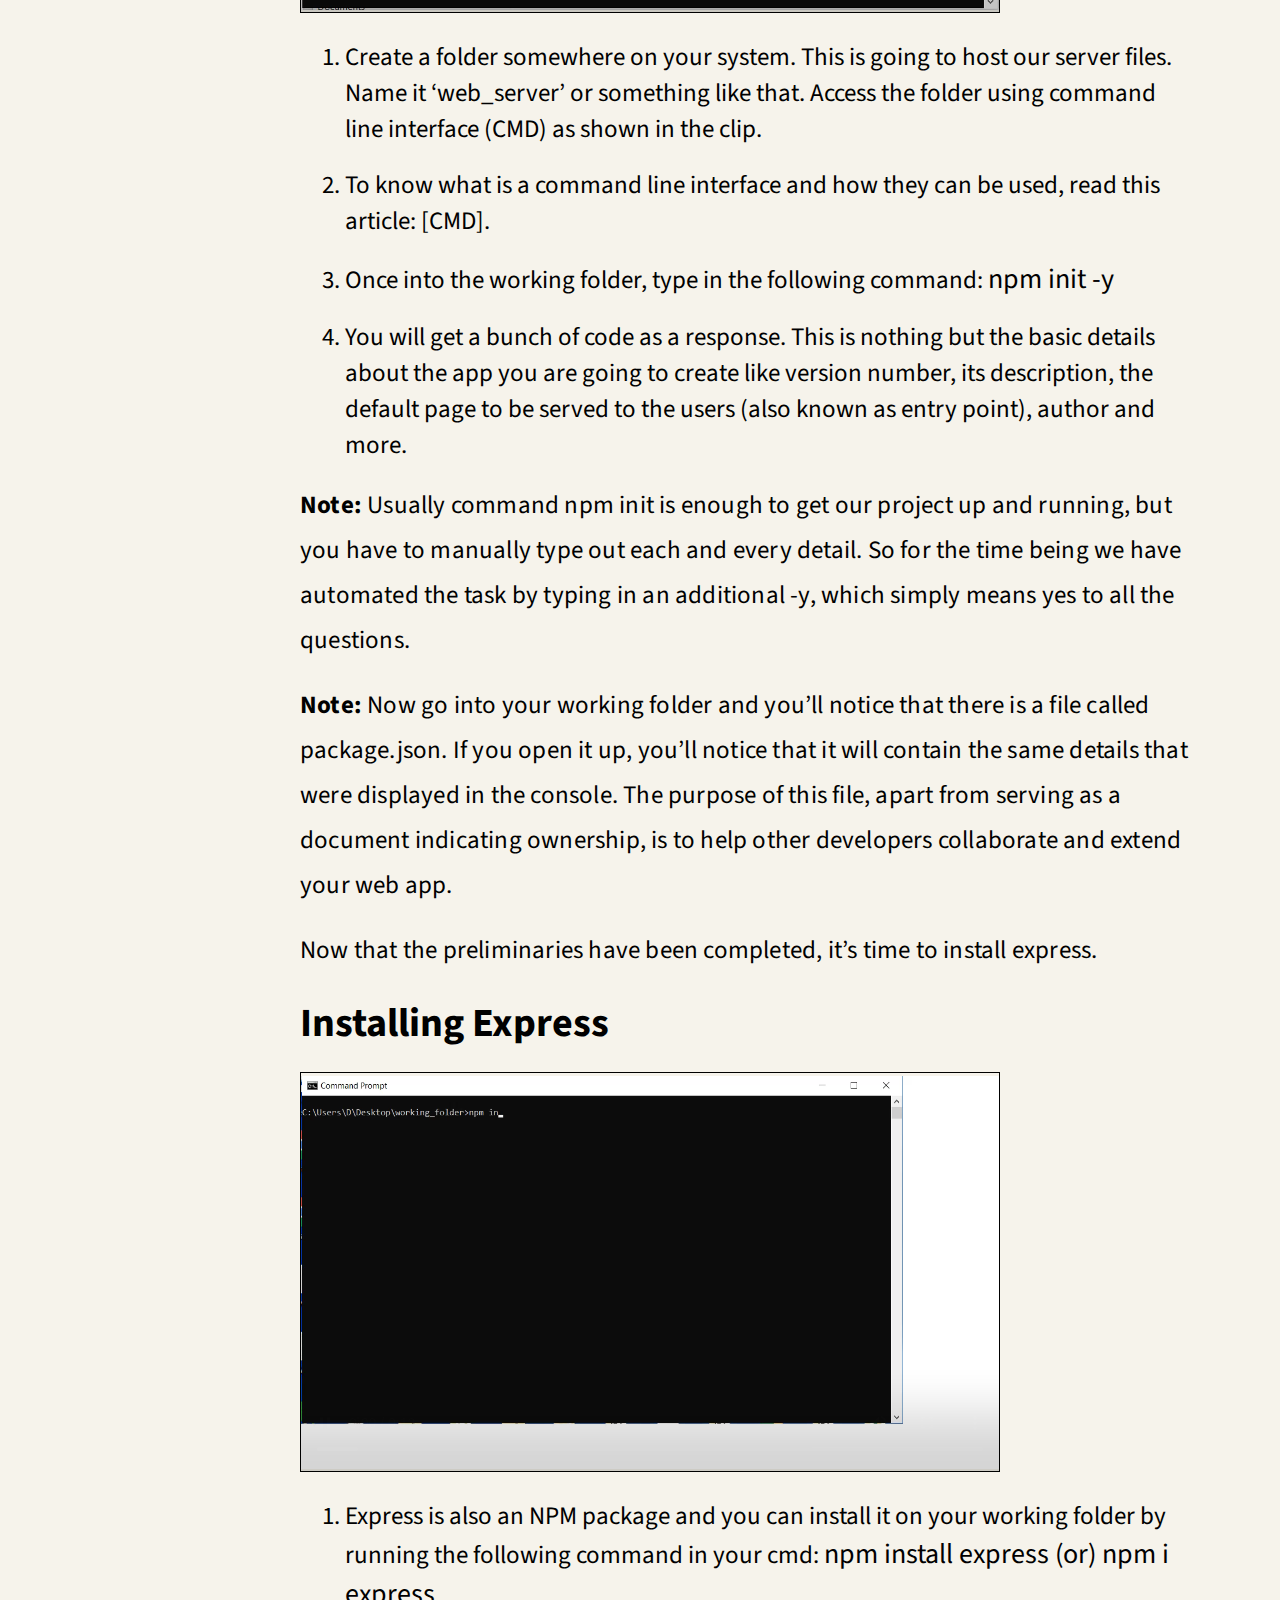
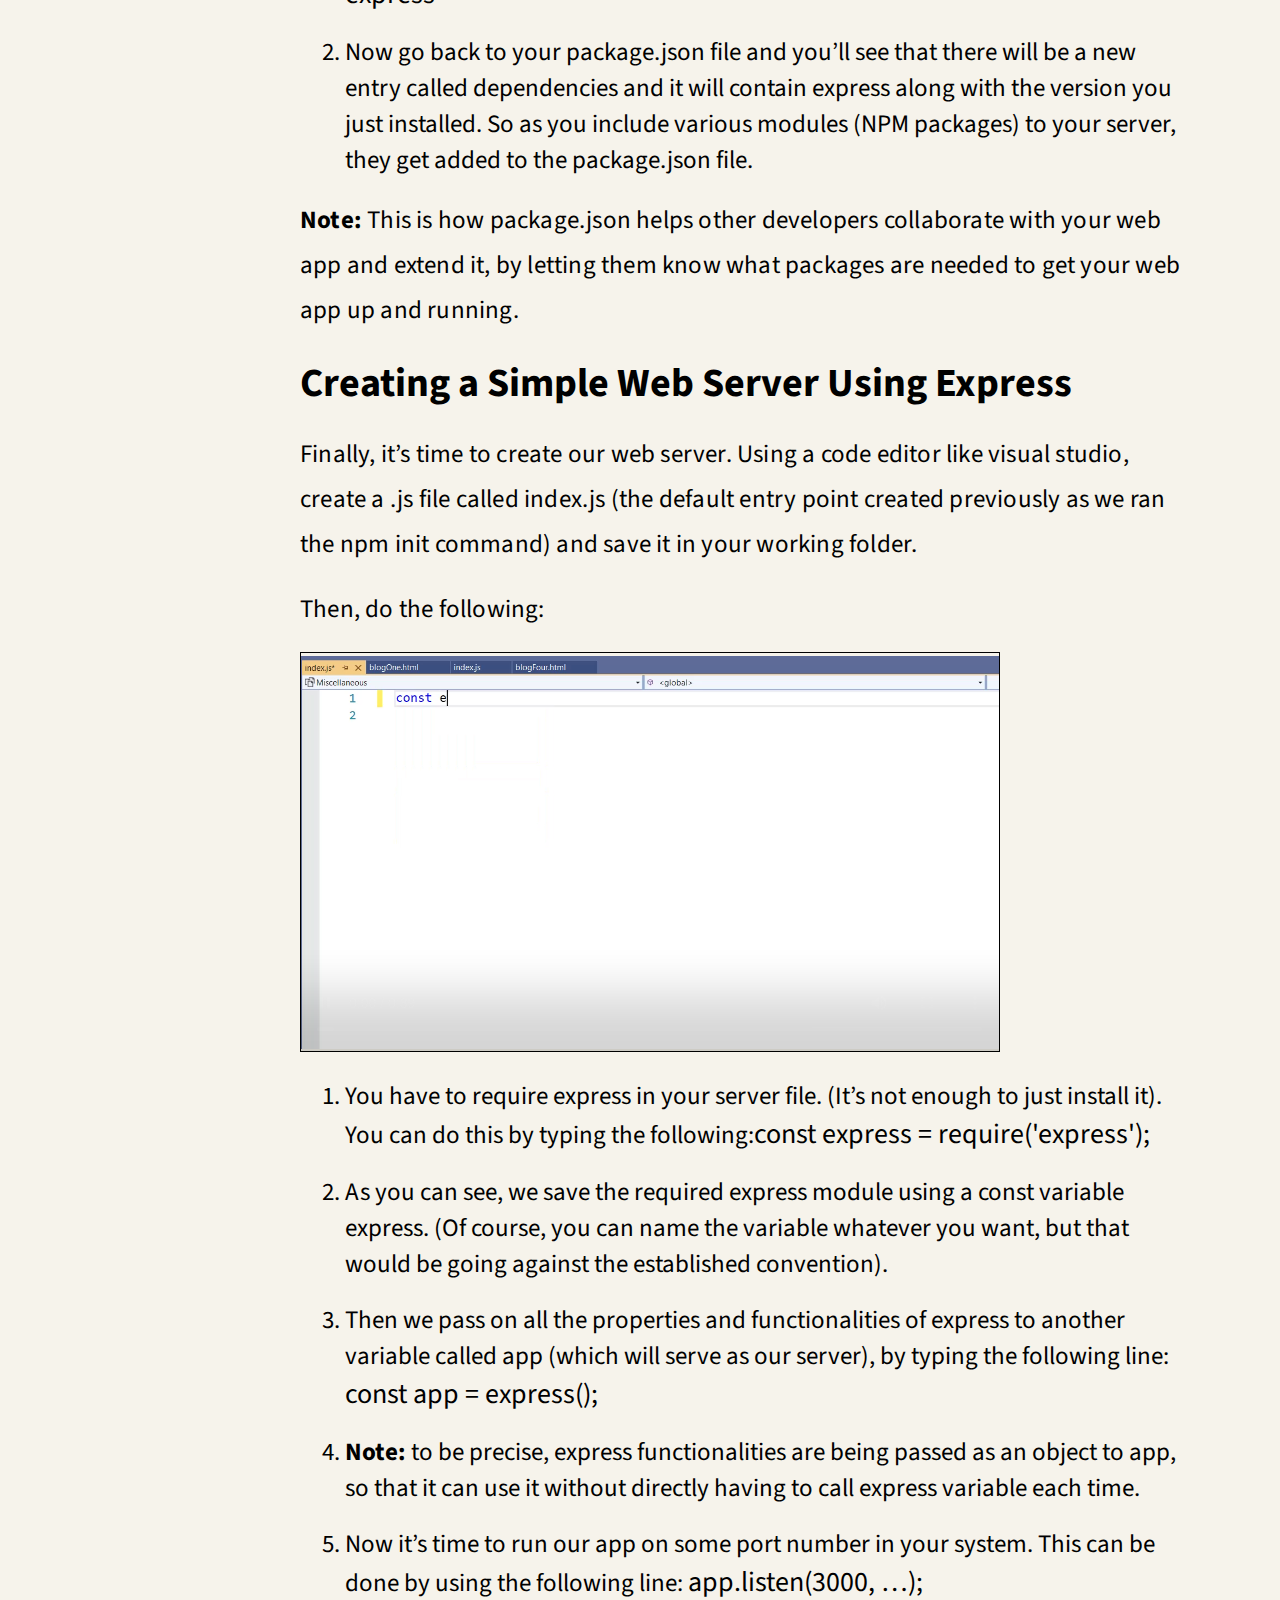
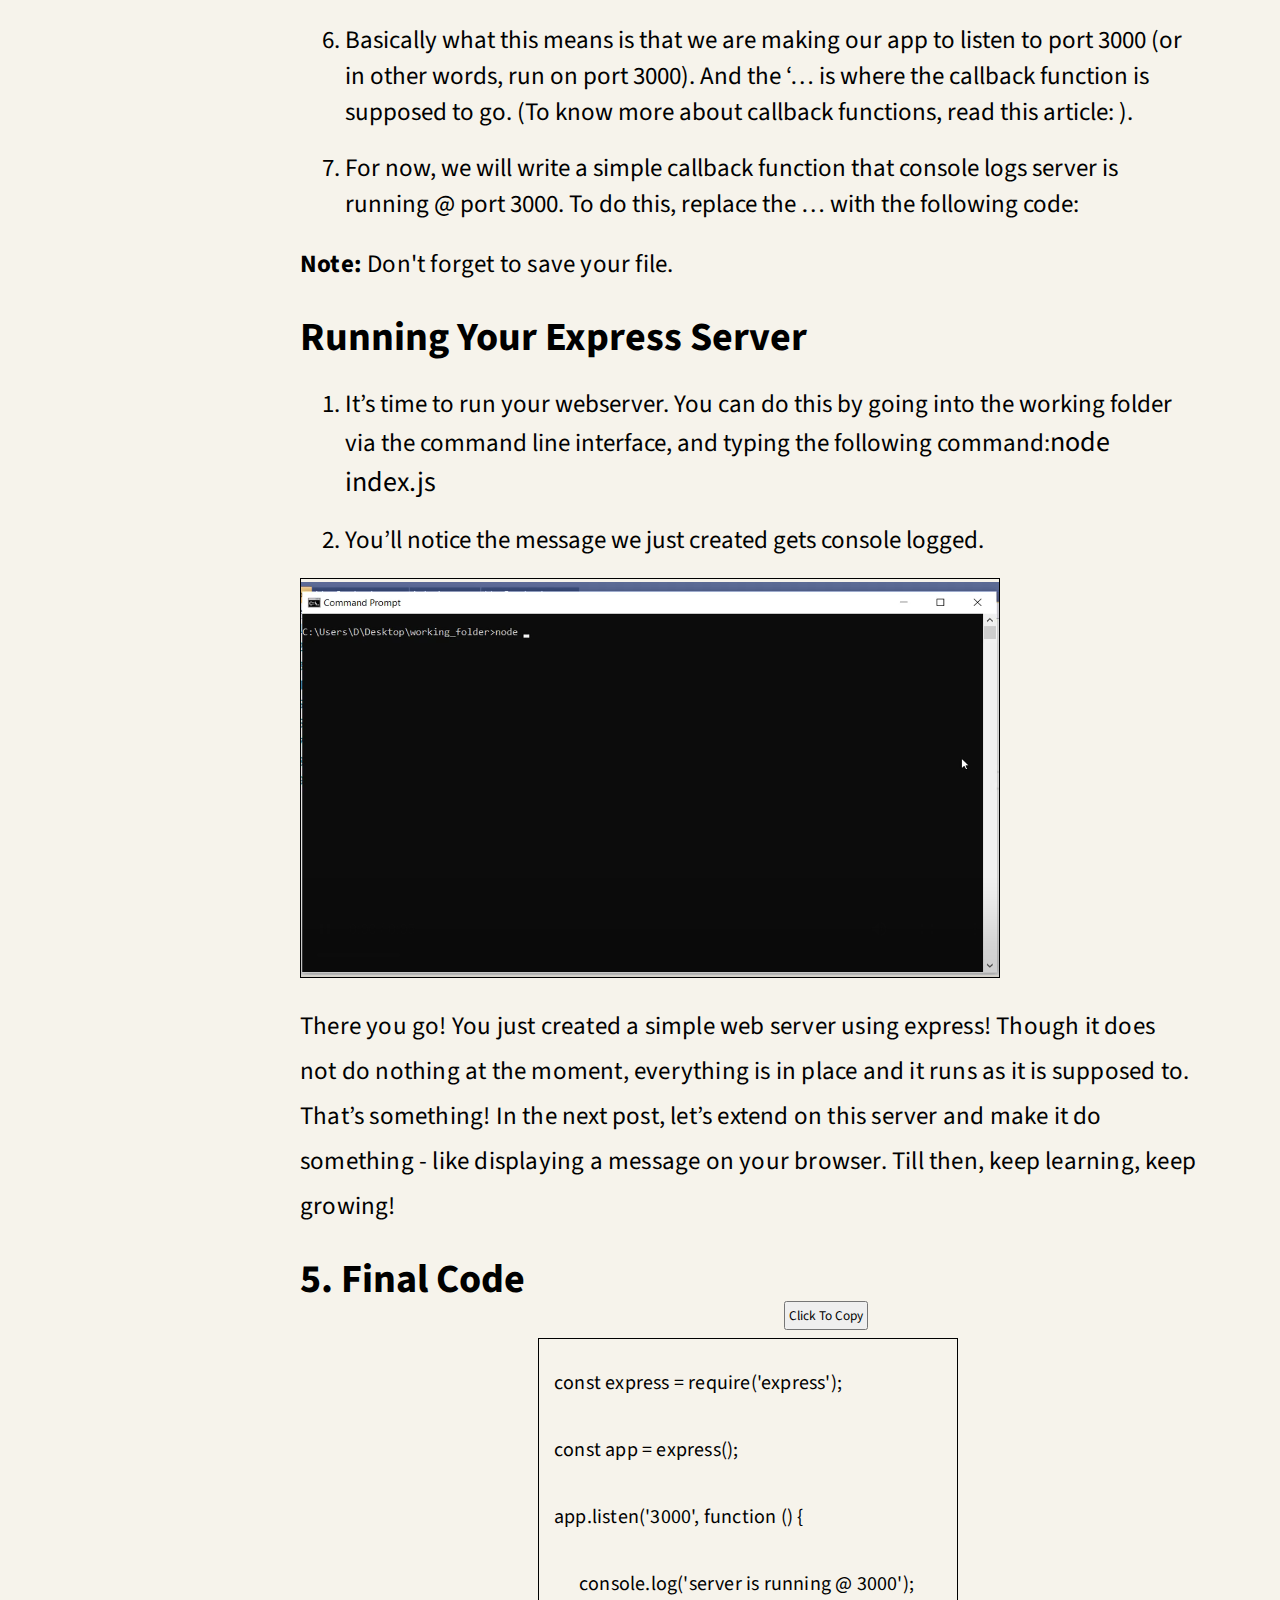
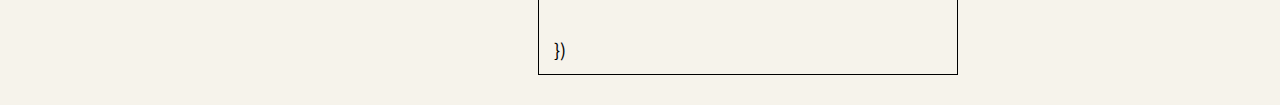
<file: blogOne.html>
﻿<!DOCTYPE html>

<html lang="en" xmlns="http://www.w3.org/1999/xhtml">
<head>
    <meta charset="utf-8" />
    <title></title>
    <link href="https://fonts.googleapis.com/css2?family=Source+Sans+Pro:wght@200;300&display=swap" rel="stylesheet">

    <style>
        body {
            background-color: #F6F3EB;
        }

        li {
            margin-top: 20px;
            margin-left: 45px;
            font-size: 25px;
        }

        video {
            height: 400px;
            width: 700px;
            border: 1px solid black;
            margin-top: 20px;
        }

        .number-list{
            margin-top:0px;
        }

        .gif-container{
            border:0px solid black;
            margin: 0px auto;
            height:450px;
            width:750px;
        }

        #gifs{
            height:550px;
            width:700px;
            margin-bottom:0px;
            border:0px solid black;
            
        }

        

        * {
            font-family: 'Source Sans Pro';
            margin: 0;
            padding: 0;
            box-sizing: border-box;
        }

        html {
            scroll-behavior: smooth;
            background-color: white;
        }

        .container {
            display: flex;
        }

        .left-pane {
            display: flex;
            flex-direction: column;
            position: fixed;
            border-right: 1px solid black;
            background-color: lightgoldenrodyellow;
            height: 100%;
        }

        .left-pane-heading{
            padding:8px;
            font-size:25px;
        }

            .left-pane a {
                text-decoration: none;
                font-size: 20px;
                padding: 5px;
                color:black;
                
            }

                .left-pane a p {
                    padding: 3px;
                    font-weight: 200;
                }


        .right-pane {
            border: 0px solid black;
            width: 70%;
            margin-left: 300px;
        }

            .right-pane .section1 {
                height: auto;
            }

            .right-pane .section2 {
                height: auto;
            }

            .right-pane .section3 {
                height: auto;
            }

            .right-pane .section4 {
                height: auto;
            }

            section h1{
                font-size:40px;
            }

            section h2{
                font-size:30px;
                margin-top:30px;
                font-weight:300;
            }

            section p{
                margin-top:20px;
                font-size:25px;
                letter-spacing:0.2px;
                line-height:45px;
            }


        #content {
            border: 1px solid black;
            width: 420px;
            margin: 30px auto;
            position:relative; 
        }

        p code{
            padding:15px;
            font-size:20px;
            margin-bottom:0px;
        }

        #section6{
            position:relative; 
        }

        .btn{
            position:absolute; 
            right:328px;
            top:50px;
            padding:3px;
        }

        


    </style>
</head>
<body>

    <div class="container">
        <div class="left-pane">
            <h3 class="left-pane-heading">Table Of Contents</h3>
            <a href="#section1"><p>Prerequisites</p></a>
            <a href="#section2"><p>Express Server Framework</p></a>
            <a href="#section3"><p>Create Your Working Folder</p></a>
            <a href="#section4"><p>Install Express</p></a>
            <a href="#section5"><p>Creating A Simple Express Server</p></a>
            <a href="#section6"><p>Running Your Express Server</p></a>
            <a href="#section7"><p>Final Code</p></a>
        </div>

        <div class="right-pane">

            <section class="section1">
                <h1>Web Server Basics: How to Create a Simple Web Server? </h1>
                <p>Web server is just another computer responsible for hosting web apps and serving them on our browsers on a request/response basis.</p>
                <p>In this blog, let’s create a simple web server using express ( a server framework built on top of node.js).</p>

                <h2 id="section1"><b>Prerequisites</b></h2>
                <p>To be able to use express, you should have installed node.js and npm package in your system. (For further details on installation, you can refer to the these articles: <a href="#">How to Install Node.js and Npm Package?</a></p>

                <h2><b>But First, What Is Node.js and NPM Package?</b></h2>
                <p>
                    Node.js helps you build the web server environment. Whereas NPM package helps you decide the dependencies (packages or modules) your webserver needs to function. For example, there’s a package that enables the webserver to send mails to users, there’s a package that enables the webserver to authenticate your users etc.</p>

             </section>


            <br />

            <section class="section2" id="section2">
                <h1>
                    Express - The Server Framework For Node.js
                </h1>
                <p>
                    It’s time to install express now that you know a bit about node and npm package (and probably have installed them on your system). Express makes it easy to create a Node.js server using fewer lines of code. (You will understand this if you <a href="#">study the differences between a simple node.js server and a express server</a>).
                </p>
             </section>
            <br/>
            <section class="section3" id="section3">
                <h1>Create Your Working Folder</h1>
                <video controls autoplay loop>
                    <source src="videos/npminit.mp4" type="video/mp4" />
                </video>

                <ol>
                    <li>Create a folder somewhere on your system. This is going to host our server files. Name it ‘web_server’ or something like that. Access the folder using command line interface (CMD) as shown in the clip.</li>
                    <li>To know what is a command line interface and how they can be used, read this article: [CMD].</li>
                    <li>Once into the working folder, type in the following command: <code style="font-size:28px;">npm init -y</code></li>
                    <li>
                        You will get a bunch of code as a response. This is nothing but the basic details about the app you are going to create like version number, its description, the default page to be served to the users (also known as entry point), author and more.
                    </li>
                    <p>
                        <b>Note: </b>Usually command npm init is enough to get our project up and running, but you have to manually type out each and every detail. So for the time being we have automated the task by typing in an additional -y, which simply means yes to all the questions.

                    </p>



                    <p><b>Note: </b>Now go into your working folder and you’ll notice that there is a file called package.json. If you open it up, you’ll notice that it will contain the same details that were displayed in the console. The purpose of this file, apart from serving as a document indicating ownership, is to help other developers collaborate and extend your web app.</p>

                    <p>Now that the preliminaries have been completed, it’s time to install express.</p>

                </ol>

                  </section>
            <br/>

            <section class="section4" id="section4">
                <h1>Installing Express</h1>
                <video controls autoplay loop>
                    <source src="videos/installexpress.mp4" type="video/mp4" />
                </video>
                <ol>
                    <li>Express is also an NPM package and you can install it on your working folder by running the following command in your cmd: <code style="font-size:28px;">npm install express (or) npm i express</code></li>
                    <li>
                        Now go back to your package.json file and you’ll see that there will be a new entry called dependencies and it will contain express along with the version you just installed. So as you include various modules (NPM packages) to your server, they get added to the package.json file.
                    </li>
                </ol>
                <p><b>Note:</b> This is how package.json helps other developers collaborate with your web app and extend it, by letting them know what packages are needed to get your web app up and running.</p>

            </section>

            <br/>
            <section class="section5" id="section5">
                <h1>Creating a Simple Web Server Using Express</h1>
                <p>Finally, it’s time to create our web server. Using a code editor like visual studio, create a .js file called index.js (the default entry point created previously as we ran the npm init command) and save it in your working folder.</p>
                <p>Then, do the following:</p>
                <video controls autoplay loop>
                    <source src="videos/simpleserver.mp4" type="video/mp4" />
                </video>
                <ol>
                    <li>You have to require express in your server file. (It’s not enough to just install it). You can do this by typing the following:<code style="font-size:28px;">const express = require('express');</code></li>
                    <li>As you can see, we save the required express module using a const variable express. (Of course, you can name the variable whatever you want, but that would be going against the established convention).</li>
                    <li>Then we pass on all the properties and functionalities of express to another variable called app (which will serve as our server), by typing the following line: <code style="font-size:28px;">const app = express();</code></li>
                    <li><b>Note:</b> to be precise, express functionalities are being passed as an object to app, so that it can use it without directly having to call express variable each time.</li>
                    <li>Now it’s time to run our app on some port number in your system. This can be done by using the following line: <code style="font-size:28px;">app.listen(3000, …);</code></li>

                    <li>Basically what this means is that we are making our app to listen to port 3000 (or in other words, run on port 3000). And the ‘… is where the callback function is supposed to go. (To know more about callback functions, read this article: <callback functions>).</li>

                    <li>For now, we will write a simple callback function that console logs server is running @ port 3000. To do this, replace the … with the following code:</li>

                </ol>
                <p><b>Note:</b> Don't forget to save your file.</p>
                <br/>
                <h1 id="section6">Running Your Express Server</h1>
                <ol>
                    <li>It’s time to run your webserver. You can do this by going into the working folder via the command line interface, and typing the following command:<code style="font-size:28px;">node index.js</code></>
                    <li>You’ll notice the message we just created gets console logged.</li>
                </ol>
                <video controls autoplay loop>
                    <source src="videos/runserver.mp4" type="video/mp4" />
                </video>

                <p>There you go! You just created a simple web server using express! Though it does not do nothing at the moment, everything is in place and it runs as it is supposed to. That’s something! In the next post, let’s extend on this server and make it do something - like displaying a message on your browser. Till then, keep learning, keep growing!</p>
            </section>
            <br/>
            <section class="section6" id="section6">
                <h1 id="section7">5. Final Code</h1>
             
                    <button id="btn" class="btn">Click To Copy</button>
                <div id="content" contenteditable="true">
                    <p><code> const express = require('express');</code></p>
                    <p><code>const app = express(); </code></p>

                    
                    <p><code>app.listen('3000', function () {</code></p>
                    <p>
                        <code style="margin-left:25px;">

                            console.log('server is running @ 3000'); 
                        </code>
                    </p>

                    
                    <p><code>})</code></p>
                </div>


            </section>


        </div>
    </div>

    <script>
        var content = document.querySelector('#content');
        var btn = document.querySelector('#btn');

        btn.addEventListener('click', copyText);

        function copyText() {
            let temp = content.innerText;
            copytoClipBoard(temp);

        }

        function copytoClipBoard(str) {
            const textarea = document.createElement("textarea");
            textarea.value = str;
            document.body.appendChild(textarea);
            textarea.select();
            document.execCommand("copy");
            document.body.removeChild(textarea);
            //output.innerHTML = "<h3>Copied content</h3>" + textarea.value;
            alert('copied!')//output.innerHTML = "<h3>Copied content</h3>" + textarea.value;

        }

        console.log(content)
    </script>



</body>
</html>
</file>
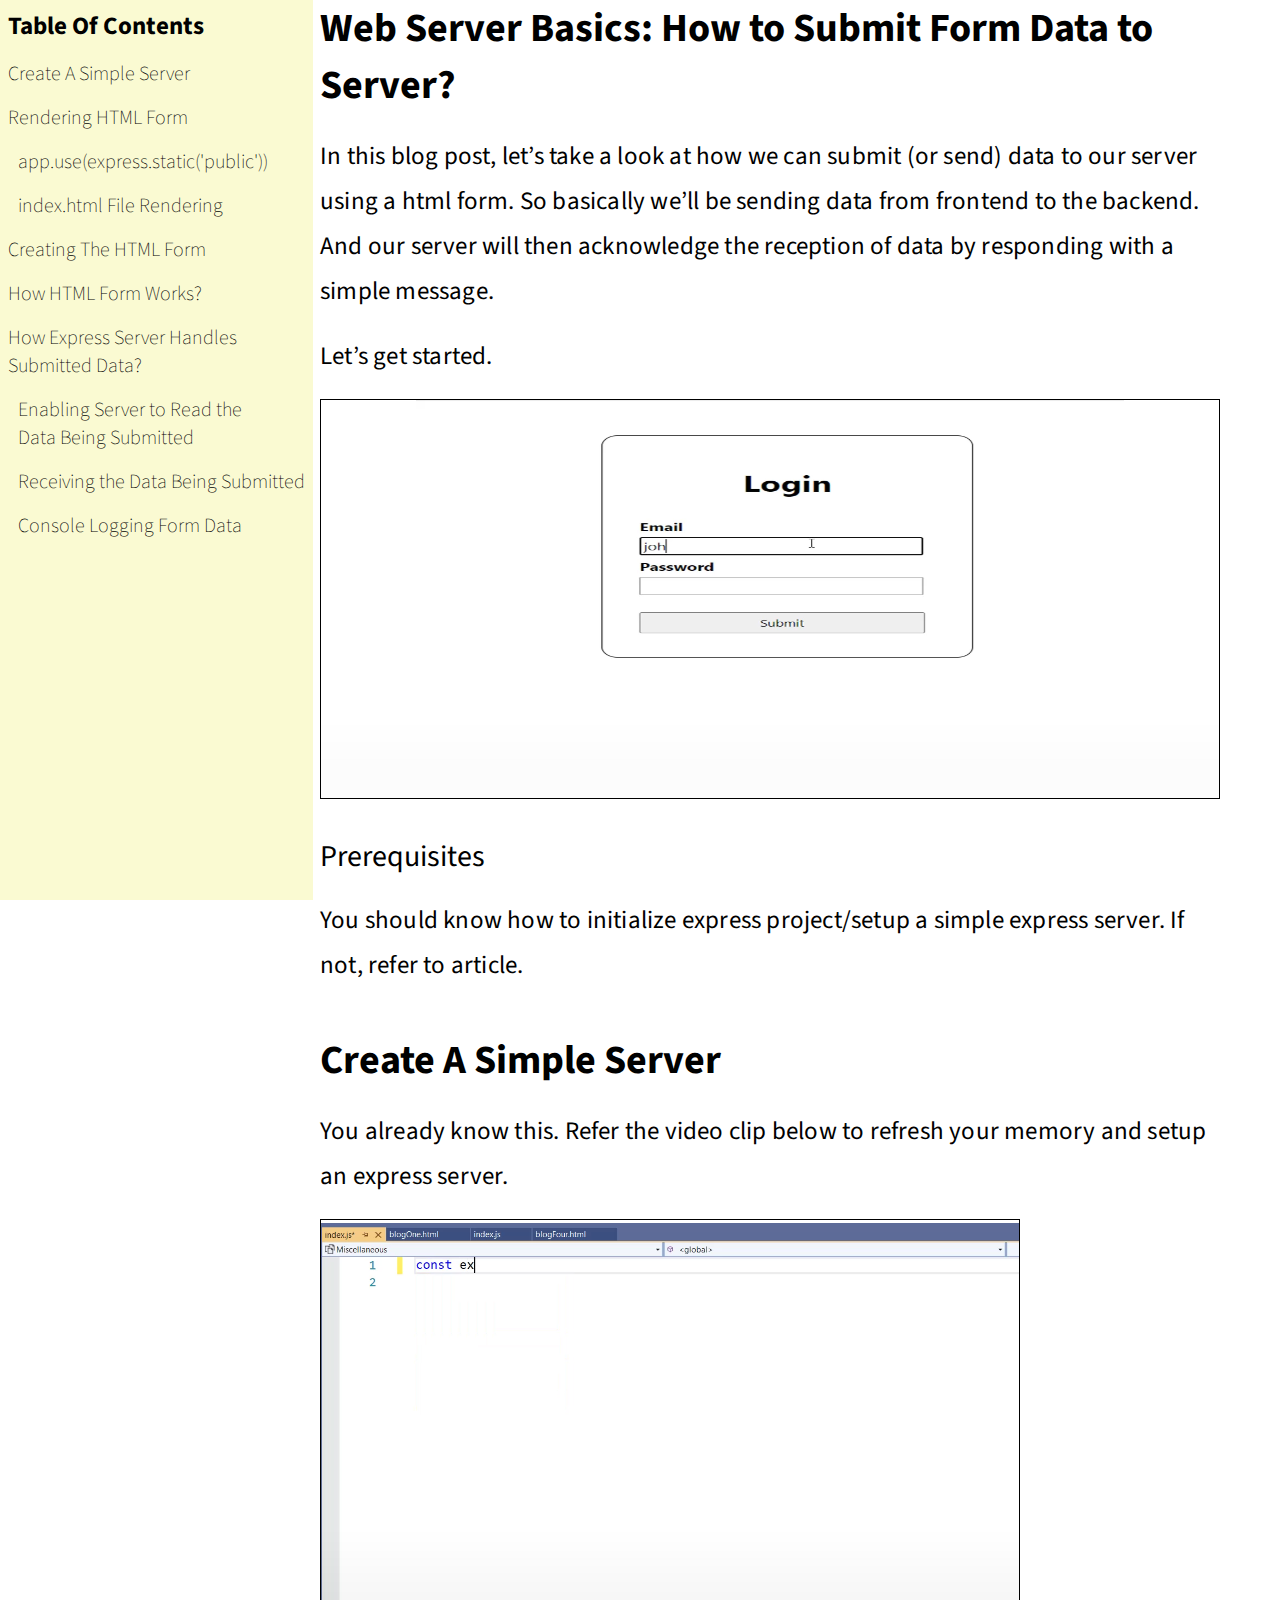
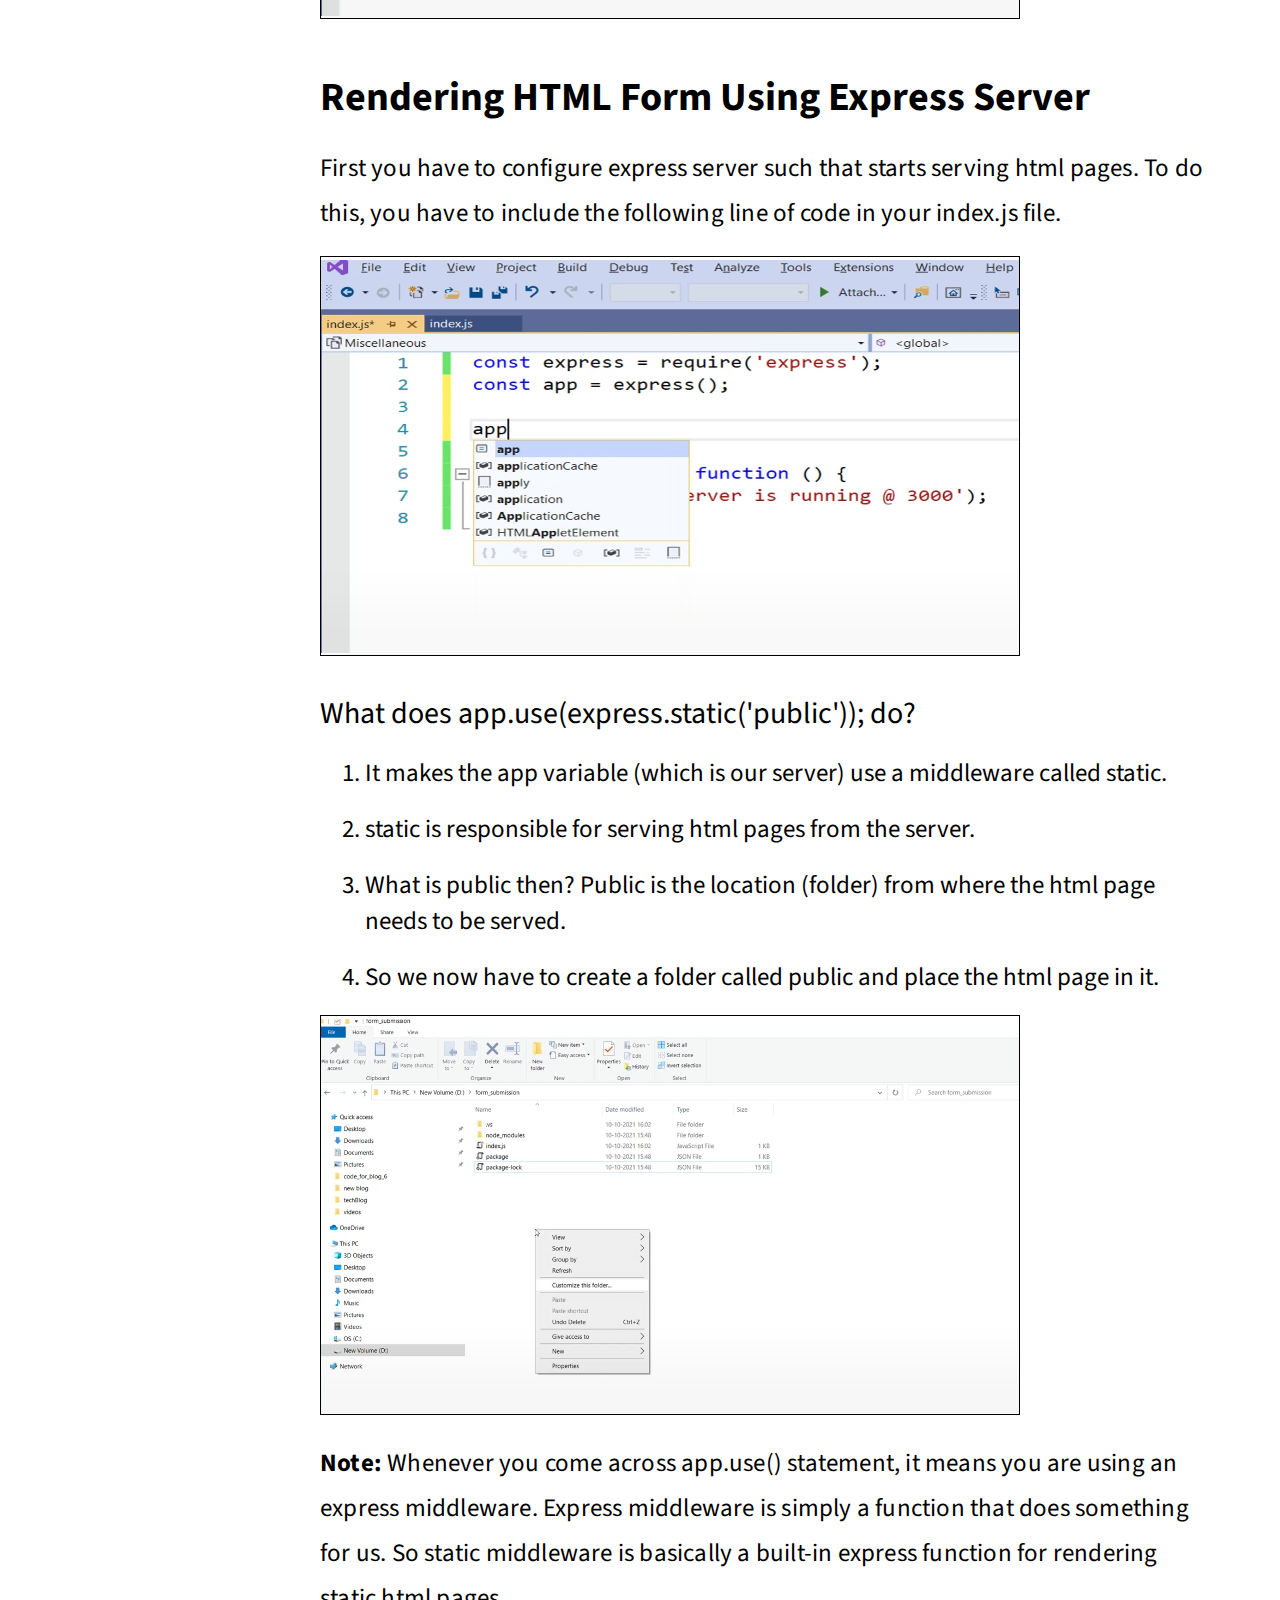
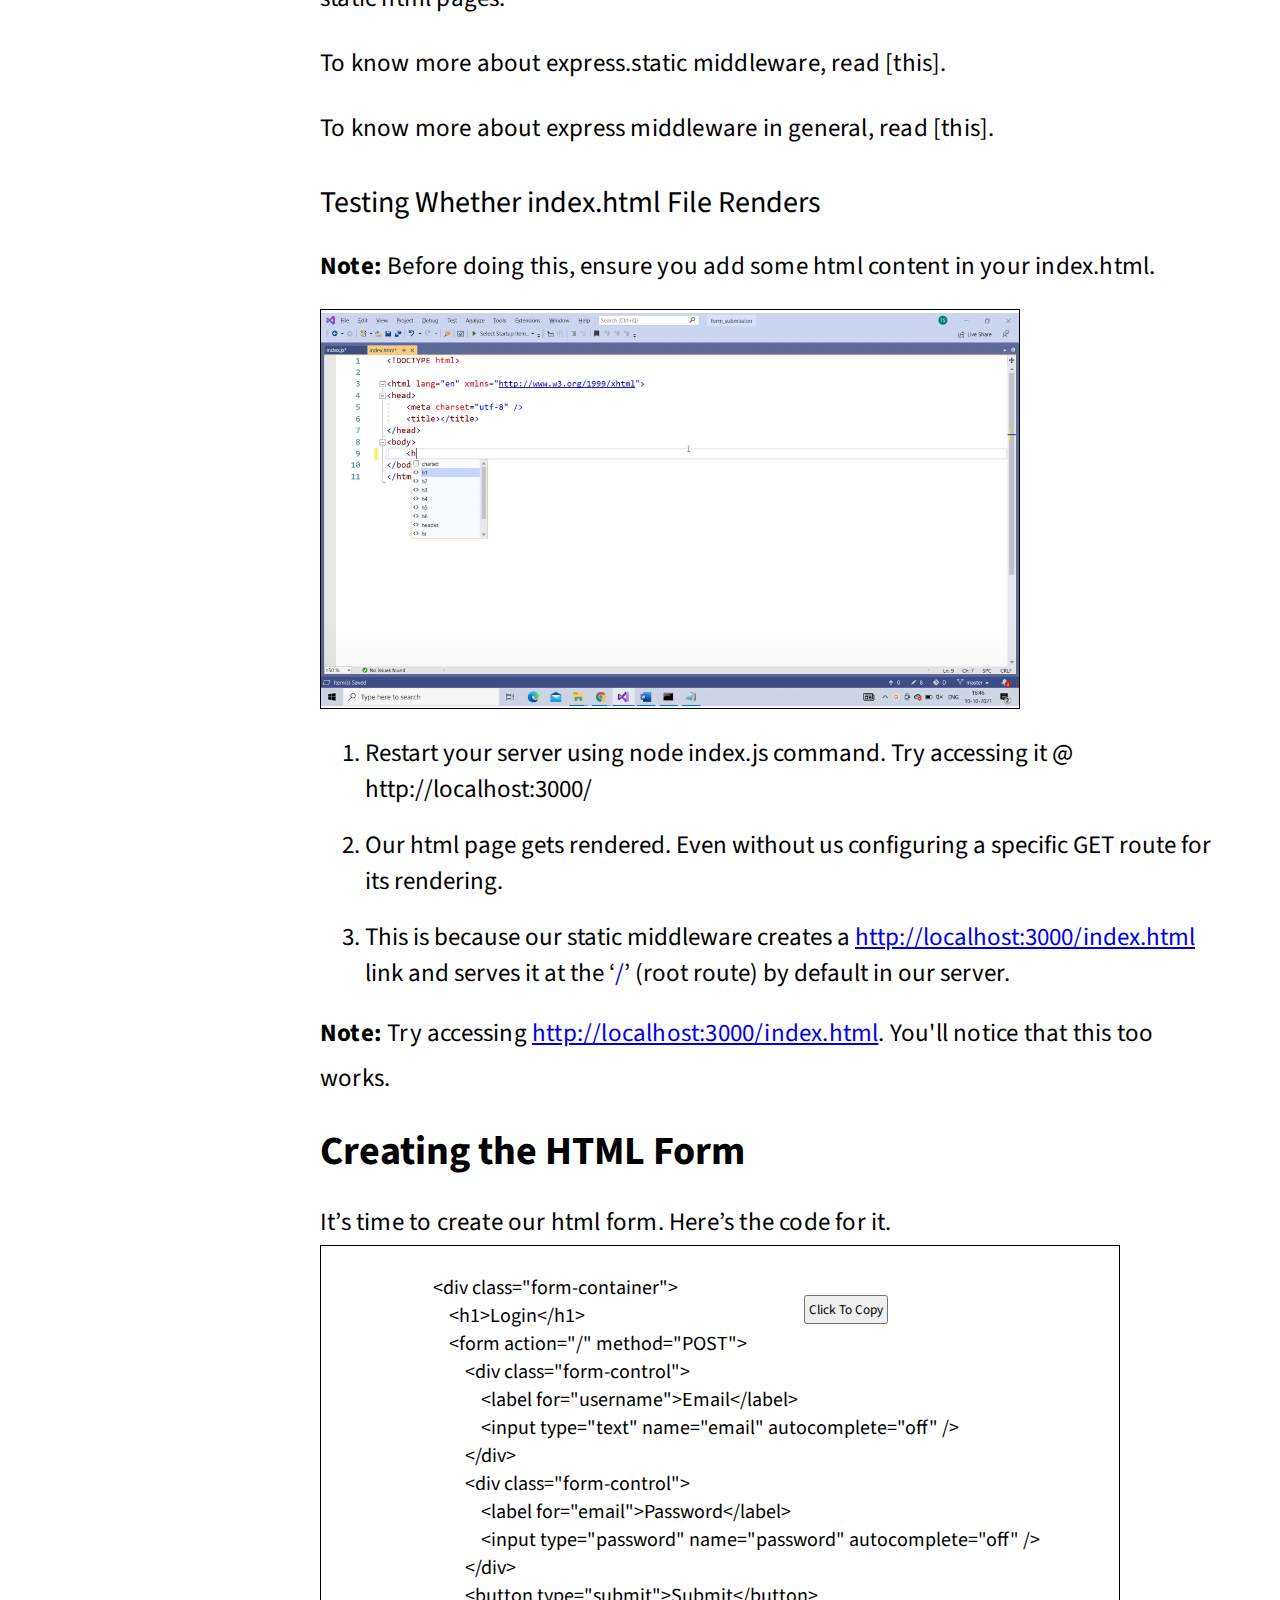
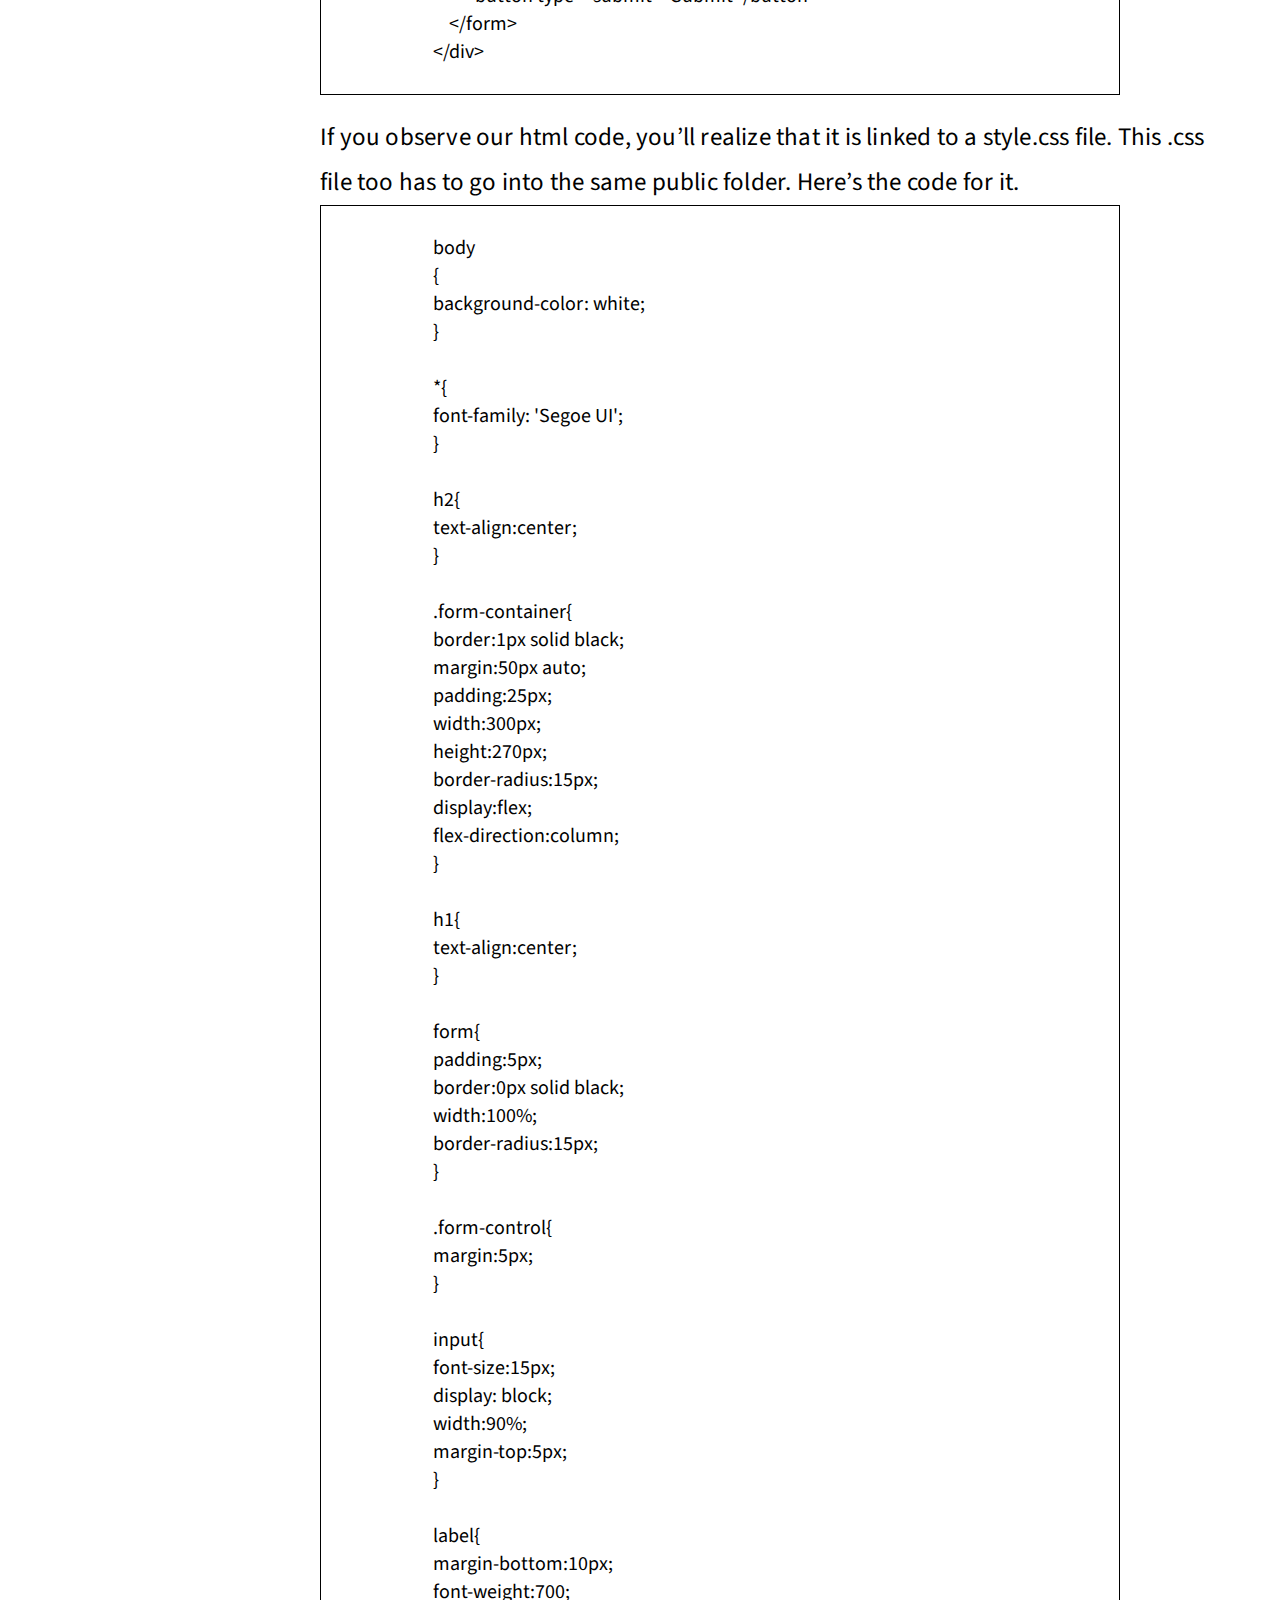
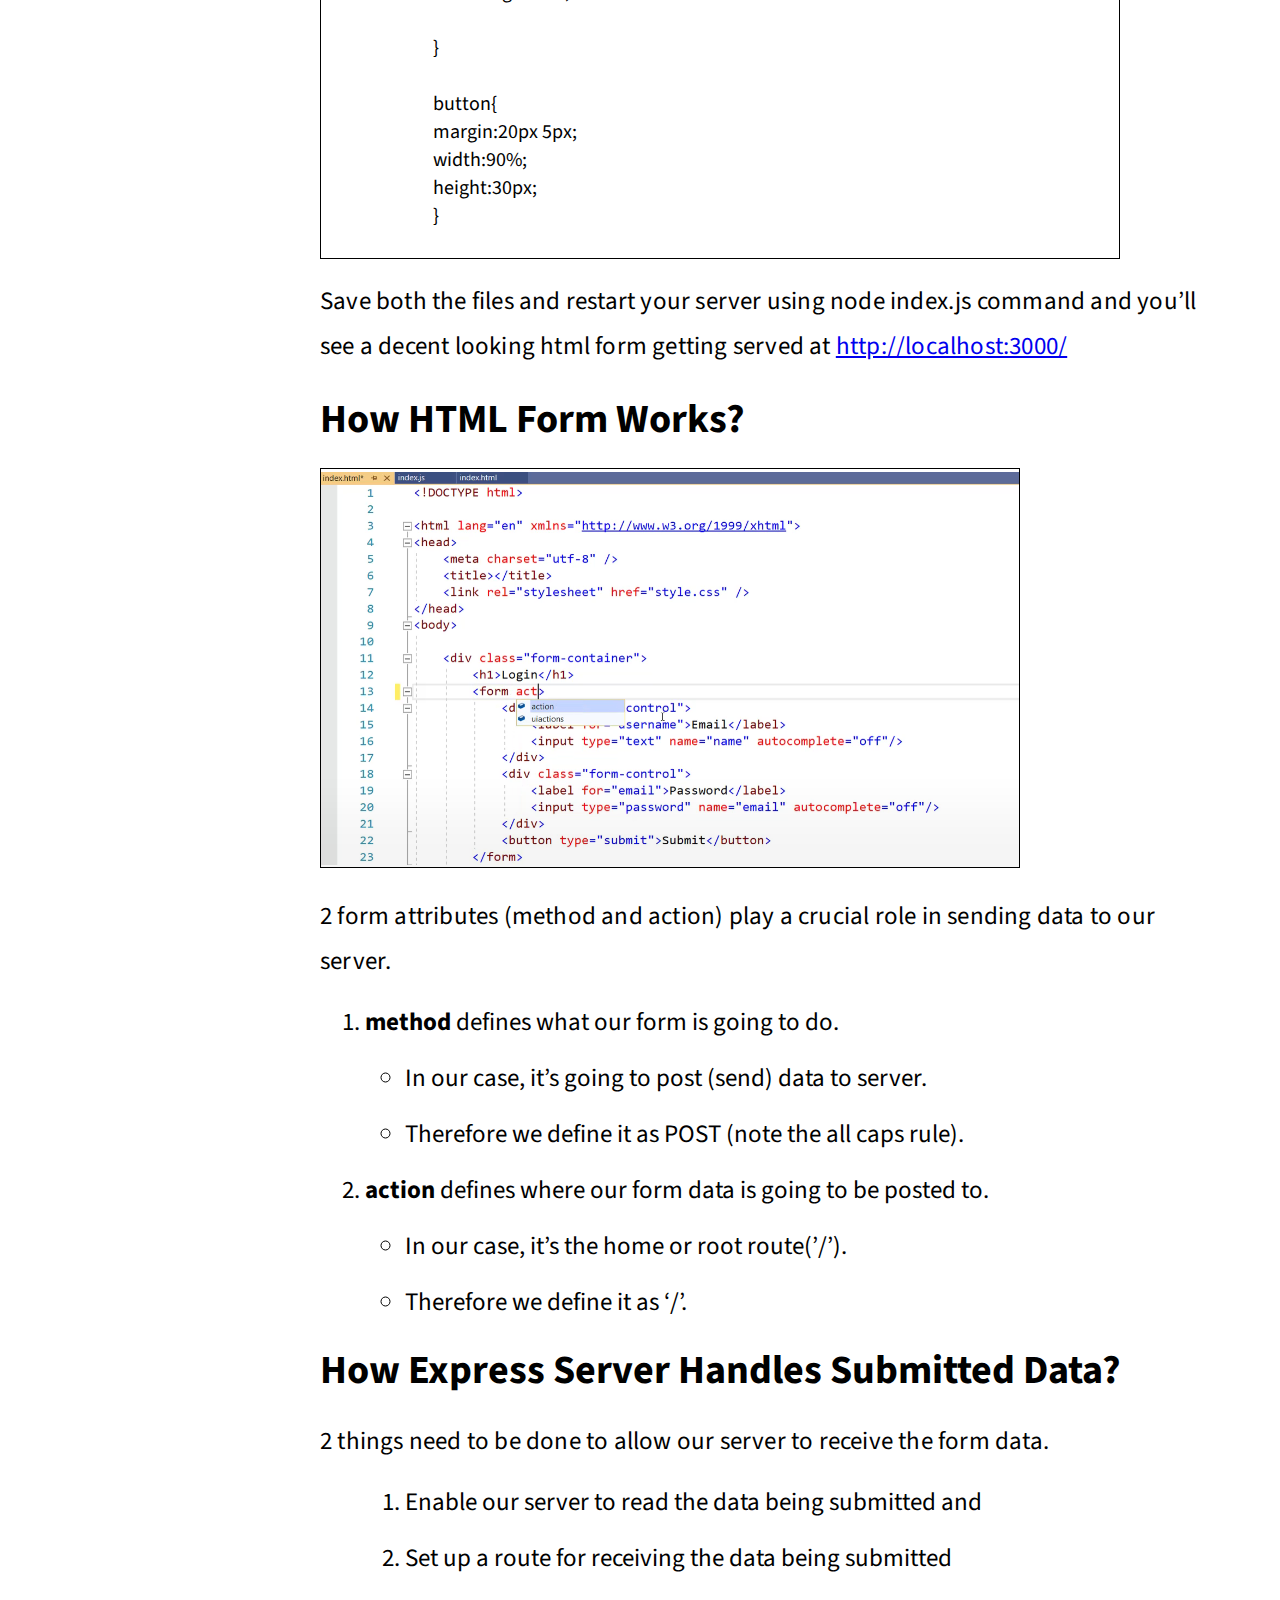
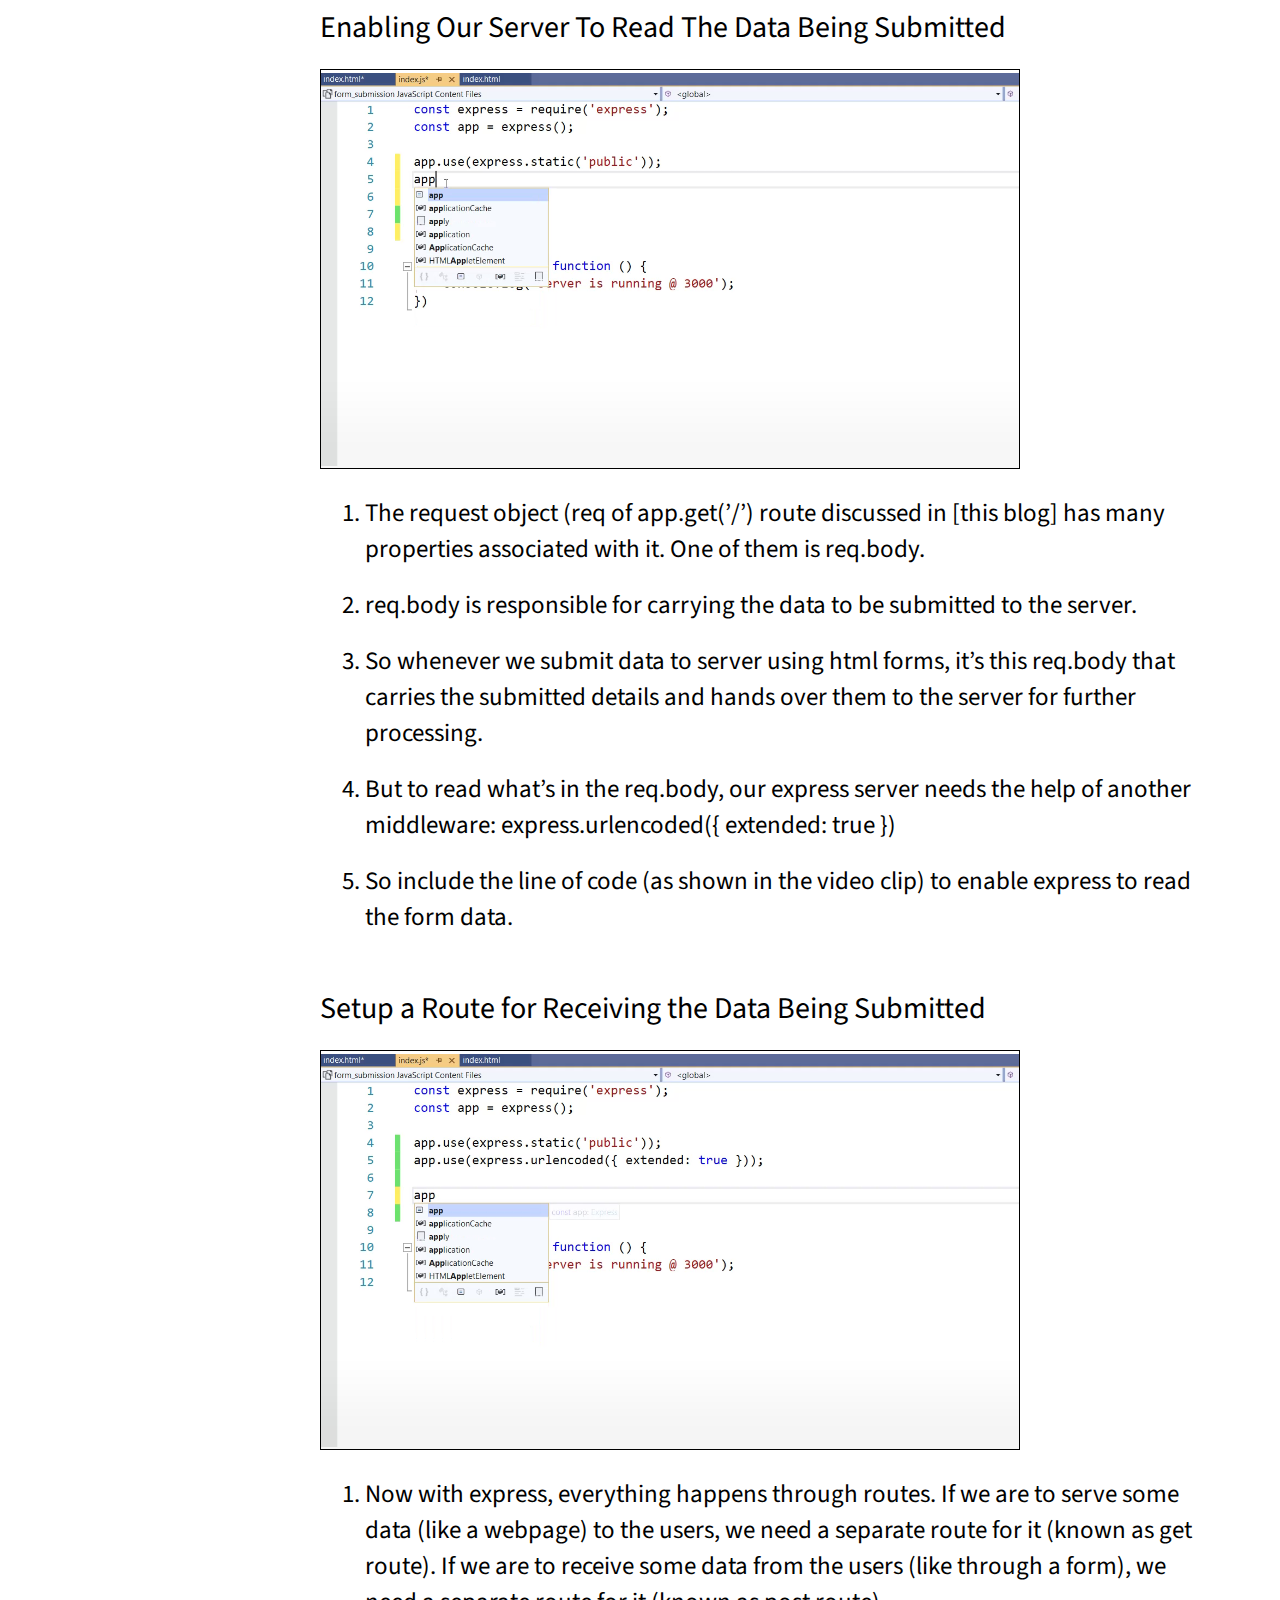
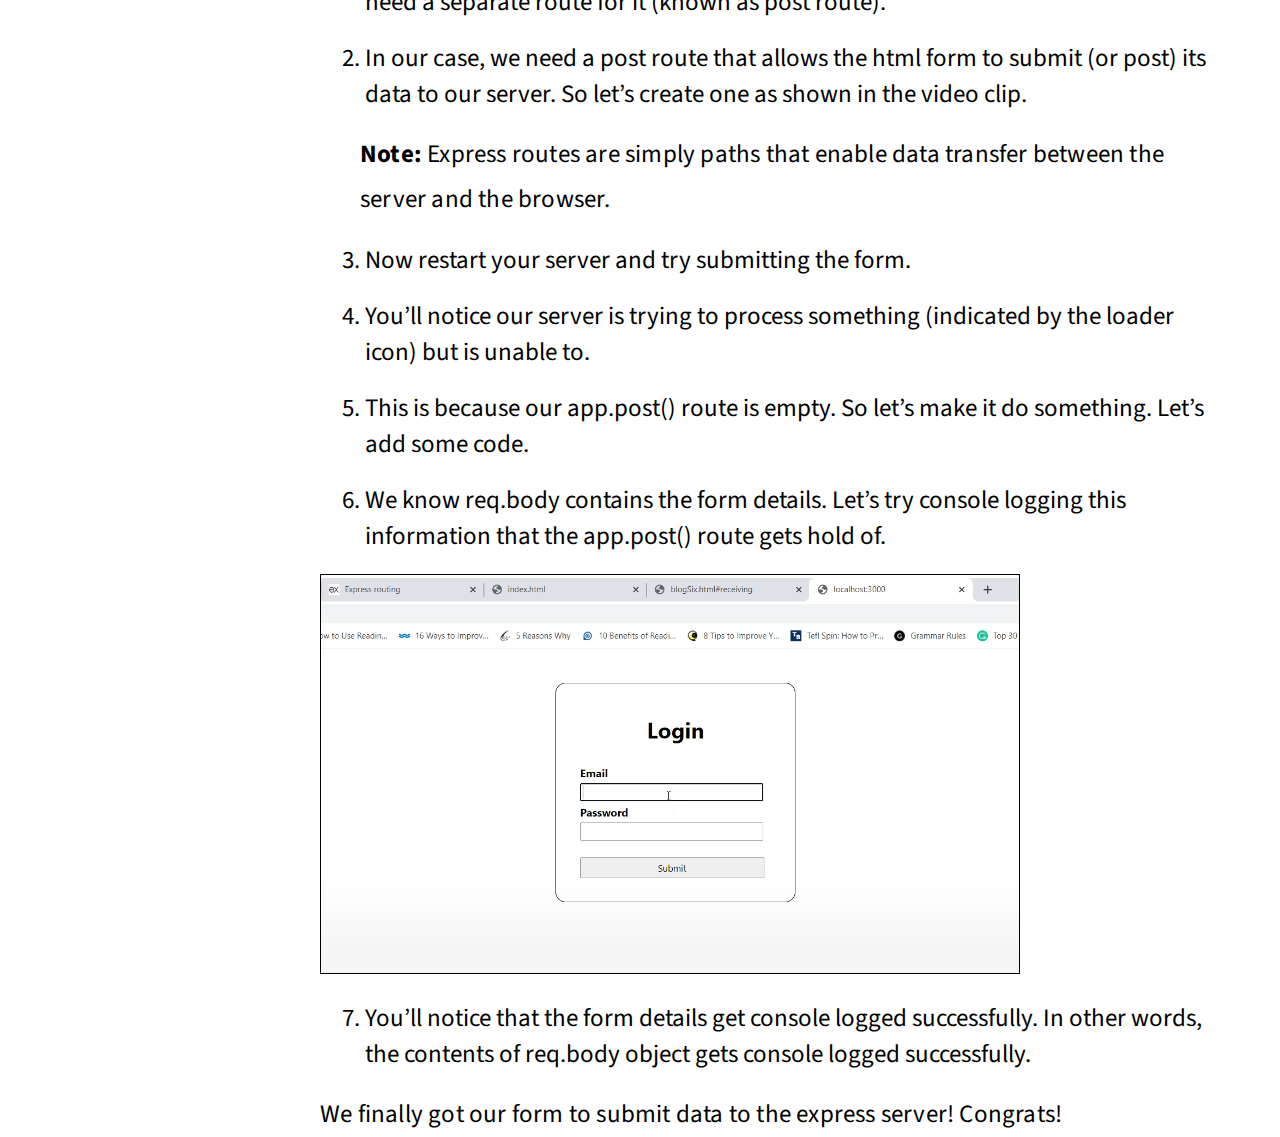
<file: blogSix.html>
﻿<!DOCTYPE html>

<html lang="en" xmlns="http://www.w3.org/1999/xhtml">
<head>
    <meta charset="utf-8" />
    <title></title>
    <link href="https://fonts.googleapis.com/css2?family=Source+Sans+Pro:wght@200;300&display=swap" rel="stylesheet">

    <style>

        #htmlcontent{
            border:1px solid black;
            width:800px;
            font-size:20px;
        }

        #csscontent{
            border:1px solid black;
            width:800px; 
            font-size:20px;
        }

        .note {
            margin-left: 40px;
        }

        body {
            background-color: white;
        }

        video {
            height: 400px;
            width: 700px;
            border: 1px solid black;
            margin-top: 20px;
        }

        li {
            margin-top: 20px;
            margin-left: 45px;
            font-size: 25px;
        }

            li.special {
                margin-top: 20px;
                margin-left: 85px;
                font-size: 25px;
            }

        .number-list{
            margin-top:0px;
        }

        .gif-container{
            border:0px solid black;
            margin: 0px auto;
            height:450px;
            width:750px;
        }

        #gifs{
            height:550px;
            width:700px;
            margin-bottom:0px;
            border:0px solid black;
            
        }

        #gifsLarger{
            height:750px;
            width: 800px;
        }

        

        * {
            font-family: 'Source Sans Pro';
            margin: 0;
            padding: 0;
            box-sizing: border-box;
        }

        html {
            scroll-behavior: smooth;
            background-color: white;
        }

        .container {
            display: flex;
        }

        .left-pane {
            display: flex;
            flex-direction: column;
            position: fixed;
            border: 0px solid black;
            background-color: lightgoldenrodyellow;
            height: 100%;
        }

        .left-pane-heading{
            padding:8px;
            font-size:25px;
        }

            .left-pane a {
                text-decoration: none;
                font-size: 20px;
                padding: 5px;
                color:black;
                
            }

                .left-pane a p {
                    padding: 3px;
                    font-weight: 200;
                }

                .left-pane a.subtitle {
                    margin-left: 10px;
                    color: black;
                }


        .right-pane {
            border: 0px solid black;
            width: 70%;
            margin-left: 320px;
        }

            .right-pane .section1 {
                height: auto;
            }

            .right-pane .section2 {
                height: auto;
            }

            .right-pane .section3 {
                height: auto;
            }

            .right-pane .section4 {
                height: auto;
            }

            section h1{
                font-size:40px;
            }

            section h2{
                font-size:30px;
                margin-top:30px;
                font-weight:300;
            }

            section p{
                margin-top:20px;
                font-size:25px;
                letter-spacing:0.2px;
                line-height:45px;
            }


        #content {
            border: 1px solid black;
            width: 420px;
            margin: 30px auto;
            position:relative; 
        }

        p code{
            padding:15px;
            font-size:20px;
            margin-bottom:0px;
        }

        #section6{
            position:relative; 
        }

        .btn{
            position:absolute; 
            right:328px;
            top:50px;
            padding:3px;
        }

        .images{
            border:1px solid black;
            margin-top:20px;
        }


    </style>
</head>
<body>

    <div class="container">
        <div class="left-pane">
            <h3 class="left-pane-heading">Table Of Contents</h3>

            <a href="#section2"><p>Create A Simple Server</p></a>
            <a href="#section3"><p>Rendering HTML Form</p></a>
            <a href="#y" class="subtitle"><p>app.use(express.static('public'))</p></a>
            <a href="#x" class="subtitle"><p>index.html File Rendering</p></a>
            <a href="#section4"><p>Creating The HTML Form</p></a>
            <a href="#section5"><p>How HTML Form Works?</p></a>
            <a href="#section101"><p>How Express Server Handles<br />Submitted Data?</p></a>
            <a href="#enabling" class="subtitle"><p>Enabling Server to Read the <br />Data Being Submitted</p></a>
            <a href="#receiving" class="subtitle"><p>Receiving the Data Being Submitted</p></a>
            <a href="#logging" class="subtitle"><p>Console Logging Form Data</p></a>
        </div>

        <div class="right-pane">

            <section class="section1">
                <h1>Web Server Basics: How to Submit Form Data to Server? </h1>
                <p>In this blog post, let’s take a look at how we can submit (or send) data to our server using a html form. So basically we’ll be sending data from frontend to the backend. And our server will then acknowledge the reception of data by responding with a simple message. </p>
                <p>Let’s get started. </p>
                <video controls autoplay loop style="width:900px;">
                    <source src="videos/blogSix_videoOne.mp4" type="video/mp4" />
                </video>

                <h2><b>Prerequisites</b></h2>
                <p>You should know how to initialize express project/setup a simple express server. If not, refer to <this> article. </p>
                <br />
            </section>

            <br />

            


            <section class="section2" id="section2">
                <h1>
                    Create A Simple Server
                </h1>
                <p>
                    You already know this. Refer the video clip below to refresh your memory and setup an express server.
                </p>

                <video controls autoplay loop>
                    <source src="videos/simpleserver.mp4" type="video/mp4" />
                </video>
            </section>
            <br /><br />
                  <section class="section3" id="section3">
                      <h1>Rendering HTML Form Using Express Server</h1>

                      <p>First you have to configure express server such that starts serving html pages. To do this, you have to include the following line of code in your index.js file.</p>


                      <video controls autoplay loop>
                          <source src="videos/blogSix_videoTwo.mp4" type="video/mp4" />
                      </video>


                      <h2 id="y">
                          <b>What does app.use(express.static('public')); do?</b>
                      </h2>
                      <ol>
                          <li>It makes the app variable (which is our server) use a middleware called static. </li>
                          <li>static is responsible for serving html pages from the server. </li>
                          <li>What is public then? Public is the location (folder) from where the html page needs to be served. </li>
                          <li>So we now have to create a folder called public and place the html page in it. </li>
                      </ol>
                      <video controls autoplay loop>
                          <source src="videos/blogSix_videoThree.mp4" type="video/mp4" />
                      </video>

                      <p><b>Note:</b> Whenever you come across app.use() statement, it means you are using an express middleware. Express middleware is simply a function that does something for us. So static middleware is basically a built-in express function for rendering static html pages.</p>
                      <p>To know more about express.static middleware, read [this].</p><p> To know more about express middleware in general, read [this]. </p>

                      <h2 id="x">
                          <b>Testing Whether index.html File Renders</b>
                      </h2>

                      <p><b>Note:</b> Before doing this, ensure you add some html content in your index.html. </p>
                      <video controls autoplay loop>
                          <source src="videos/blogSix_videoFour.mp4" type="video/mp4" />
                      </video>


                      <ol>
                          <li>Restart your server using node index.js command. Try accessing it @ http://localhost:3000/ </li>

                          <li>Our html page gets rendered. Even without us configuring a specific GET route for its rendering. </li>

                          <li>This is because our static middleware creates a <a href="#">http://localhost:3000/index.html</a> link and serves it at the ‘<a href="#" style="text-decoration:none;">/</a>’ (root route) by default in our server. </li>
                      </ol>
                      <p><b>Note:</b> Try accessing <a href="#">http://localhost:3000/index.html</a>. You'll notice that this too works.</p>

                  </section>
            <br />

            <section class="section4" id="section4">
                <h1>Creating the HTML Form</h1>
                <p>It’s time to create our html form. Here’s the code for it.</p>
                <section class="section6" id="section6">
                    

                    <button id="btn" class="btn">Click To Copy</button>

                    <div id="htmlcontent" contenteditable="true">
                        <xmp>
                            <div class="form-container">
                                <h1>Login</h1>
                                <form action="/" method="POST">
                                    <div class="form-control">
                                        <label for="username">Email</label>
                                        <input type="text" name="email" autocomplete="off" />
                                    </div>
                                    <div class="form-control">
                                        <label for="email">Password</label>
                                        <input type="password" name="password" autocomplete="off" />
                                    </div>
                                    <button type="submit">Submit</button>
                                </form>
                            </div>
                       </xmp>
                        
                    </div>
                    </section>
                <p>If you observe our html code, you’ll realize that it is linked to a style.css file. This .css file too has to go into the same public folder. Here’s the code for it. </p>
                <section class="section6" id="section6">


                    

                    <div id="csscontent" contenteditable="true">
                        <xmp>
                            body
                            {
                            background-color: white;
                            }

                            *{
                            font-family: 'Segoe UI';
                            }

                            h2{
                            text-align:center;
                            }

                            .form-container{
                            border:1px solid black;
                            margin:50px auto;
                            padding:25px;
                            width:300px;
                            height:270px;
                            border-radius:15px;
                            display:flex;
                            flex-direction:column;
                            }

                            h1{
                            text-align:center;
                            }

                            form{
                            padding:5px;
                            border:0px solid black;
                            width:100%;
                            border-radius:15px;
                            }

                            .form-control{
                            margin:5px;
                            }

                            input{
                            font-size:15px;
                            display: block;
                            width:90%;
                            margin-top:5px;
                            }

                            label{
                            margin-bottom:10px;
                            font-weight:700;

                            }

                            button{
                            margin:20px 5px;
                            width:90%;
                            height:30px;
                            }
                        </xmp>
                    </div>
                </section> 
                <p>Save both the files and restart your server using node index.js command and you’ll see a decent looking html form getting served at <a href="#">http://localhost:3000/ </a></p>
                
                
                </section>

                <br />
                <section class="section5" id="section5">
                    <h1>How HTML Form Works?</h1>
                    <video controls autoplay loop>
                        <source src="videos/blogSix_videoFive.mp4" type="video/mp4" />
                    </video>
                    <p>2 form attributes (method and action) play a crucial role in sending data to our server.</p>
                    <ol>
                        <li><b>method</b> defines what our form is going to do. </li>
                        <ul>
                            <li class="special">In our case, it’s going to post (send) data to server.</li>
                            <li class="special"> Therefore we define it as POST (note the all caps rule). </li>
                        </ul>
                        <li><b>action</b> defines where our form data is going to be posted to. </li>
                        <ul>
                            <li class="special">In our case, it’s the home or root route(’/’).</li>
                            <li class="special">Therefore we define it as ‘/’.</li>
                        </ul>
                    </ol>







                </section>
                <br />
                <section class="section6" id="section101">
                    <h1>How Express Server Handles Submitted Data? </h1>
                    <p>2 things need to be done to allow our server to receive the form data. </p>
                    <ol>
                        <li class="special">Enable our server to read the data being submitted and </li>
                        <li class="special">Set up a route for receiving the data being submitted  </li>
                    </ol>


                    <h2 id="enabling"><b>Enabling Our Server To Read The Data Being Submitted</b></h2>
                    <video controls autoplay loop>
                        <source src="videos/blogSix_videoSix.mp4" type="video/mp4" />
                    </video>
                    <ol>
                        <li>The request object (req of app.get(’/’) route discussed in [this blog] has many properties associated with it. One of them is req.body.</li>
                        <li> req.body is responsible for carrying the data to be submitted to the server.  </li>
                        <li>So whenever we submit data to server using html forms, it’s this req.body that carries the submitted details and hands over them to the server for further processing.   </li>
                        <li> But to read what’s in the req.body, our express server needs the help of another middleware: express.urlencoded({ extended: true })</li>
                        <li>So include the line of code (as shown in the video clip) to enable express to read the form data.</li>
                    </ol>
                    <br />
                    <h2 id="receiving"><b>Setup a Route for Receiving the Data Being Submitted </b></h2>
                    <video controls autoplay loop>
                        <source src="videos/blogSix_videoSeven.mp4" type="video/mp4" />
                    </video>
                    <ol>
                        <li>Now with express, everything happens through routes. If we are to serve some data (like a webpage) to the users, we need a separate route for it (known as get route). If we are to receive some data from the users (like through a form), we need a separate route for it (known as post route). </li>
                        <li> In our case, we need a post route that allows the html form to submit (or post) its data to our server. So let’s create one as shown in the video clip.  </li>
                        <p class="note"><b>Note:</b> Express routes are simply paths that enable data transfer between the server and the browser.</p>
                        <li>Now restart your server and try submitting the form.   </li>
                        <li> You’ll notice our server is trying to process something (indicated by the loader icon) but is unable to. </li>
                        <li>This is because our app.post() route is empty. So let’s make it do something. Let’s add some code. </li>
                        <li>We know req.body contains the form details. Let’s try console logging this information that the app.post() route gets hold of. </li>
                        <video controls autoplay loop id="logging">
                            <source src="videos/blogSix_videoEight.mp4" type="video/mp4" />
                        </video>
                        <li>You’ll notice that the form details get console logged successfully. In other words, the contents of req.body object gets console logged successfully.</li>
                        
                    </ol>
                    <p>We finally got our form to submit data to the express server! Congrats!</p>
                </section>


</div>
    </div>

    <script>
        var content = document.querySelector('#htmlcontent');
        var btn = document.querySelector('#btn');

        btn.addEventListener('click', copyText);

        function copyText() {
            let temp = content.innerText;
            copytoClipBoard(temp);

        }

        function copytoClipBoard(str) {
            const textarea = document.createElement("textarea");
            textarea.value = str;
            document.body.appendChild(textarea);
            textarea.select();
            document.execCommand("copy");
            document.body.removeChild(textarea);
            //output.innerHTML = "<h3>Copied content</h3>" + textarea.value;
            alert('copied!')//output.innerHTML = "<h3>Copied content</h3>" + textarea.value;

        }

        console.log(content)
    </script>



</body>
</html>
</file>
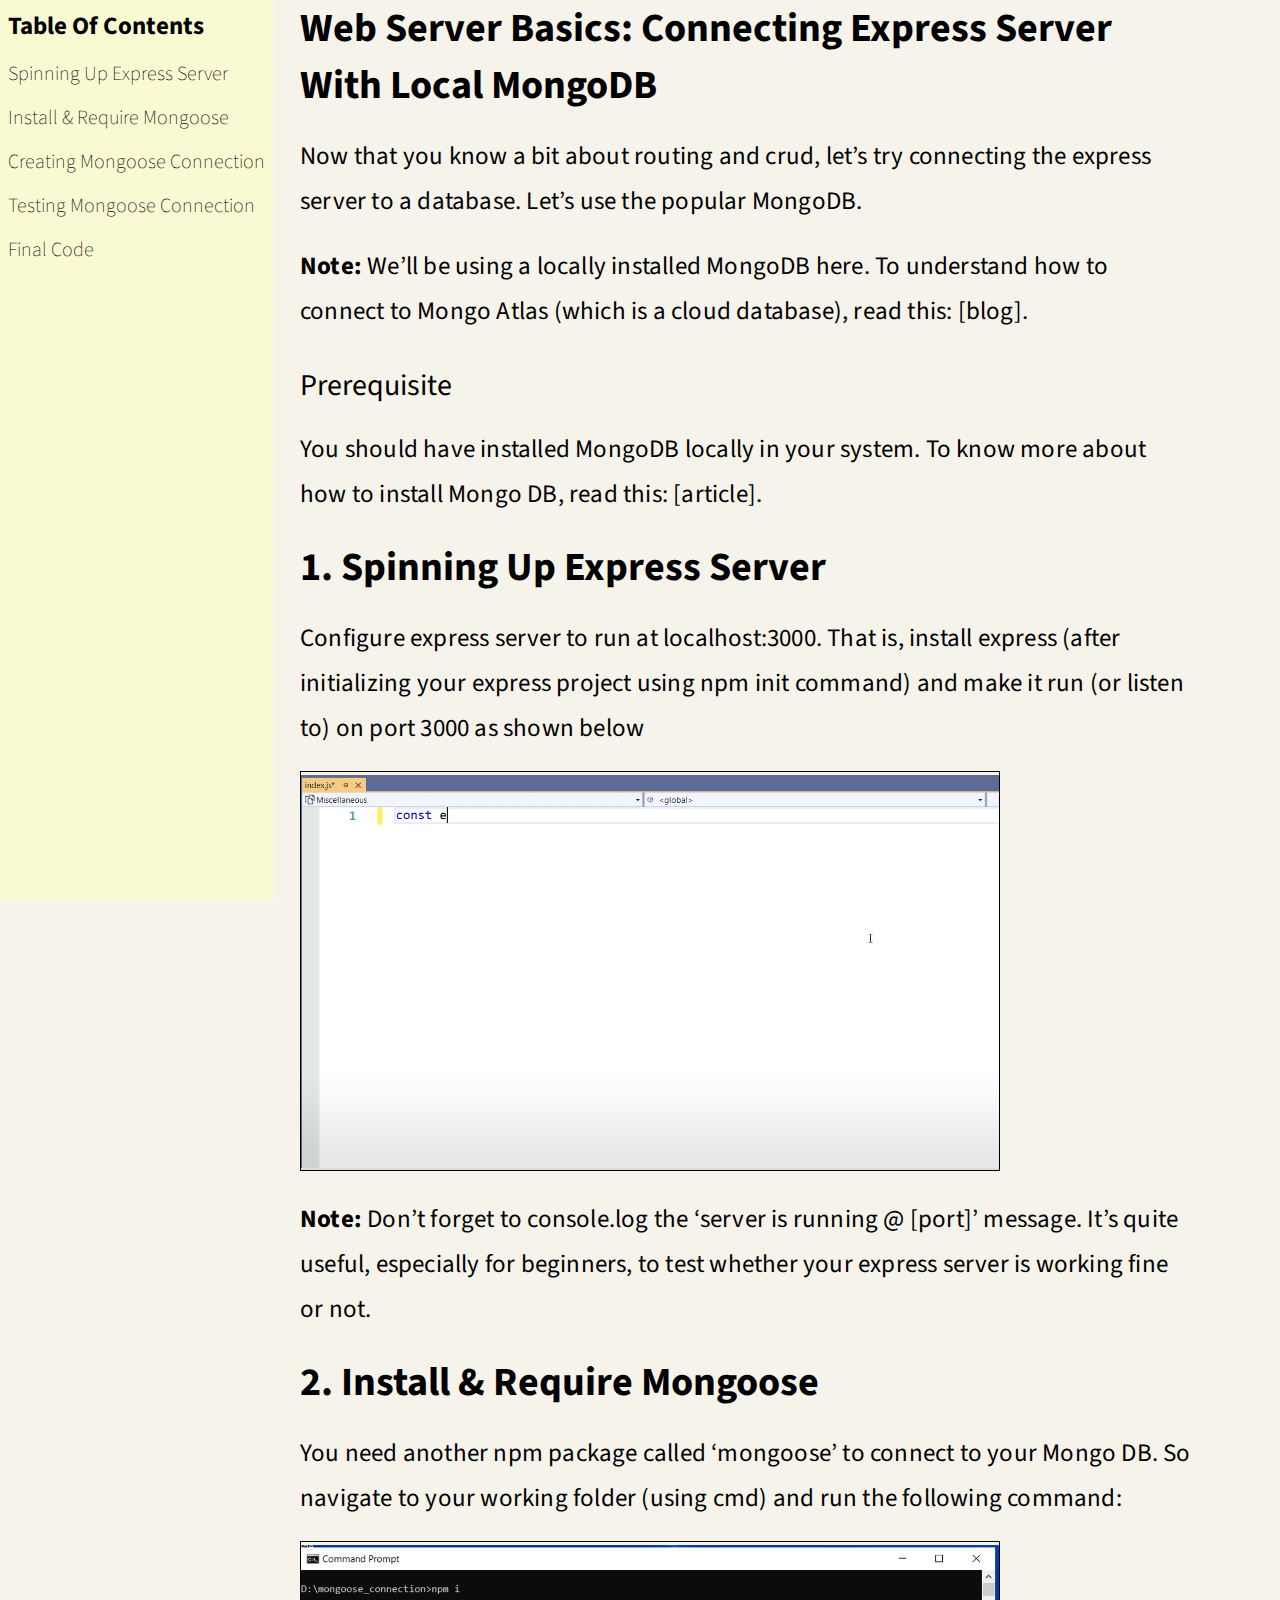
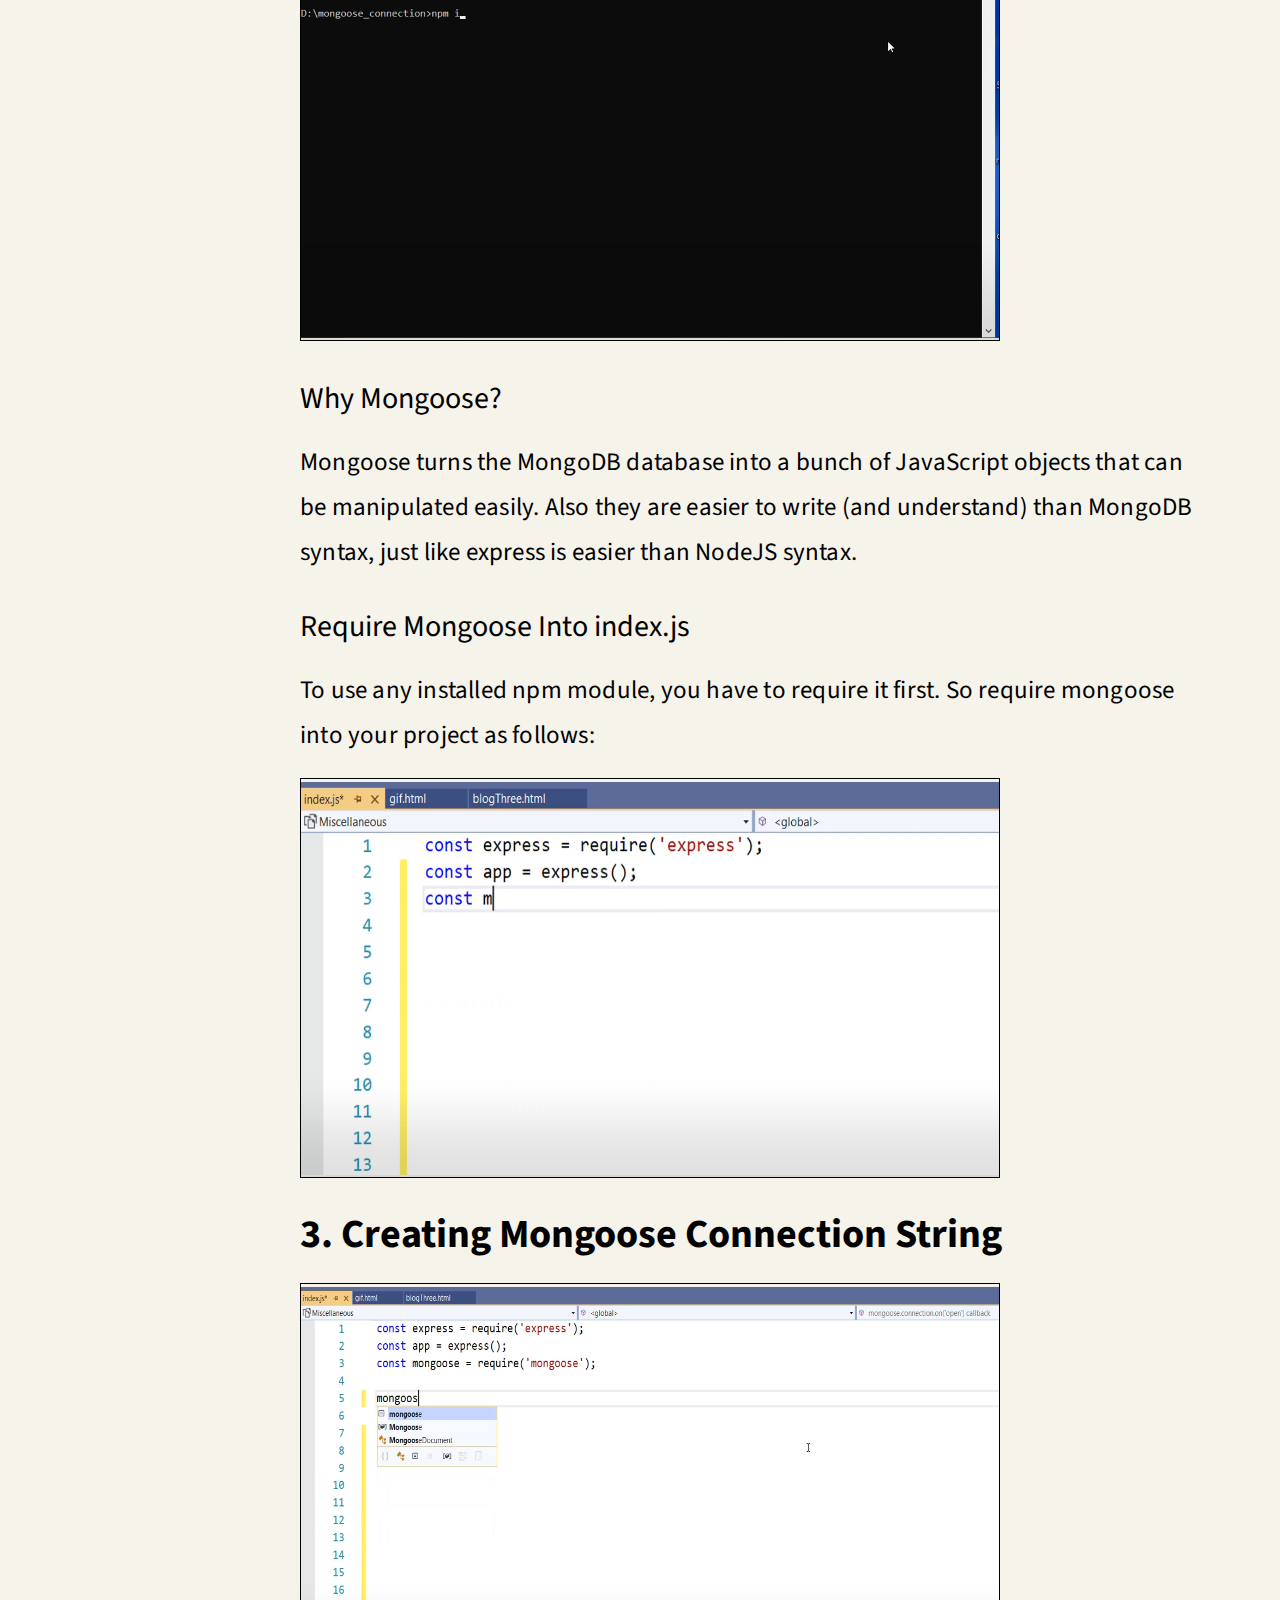
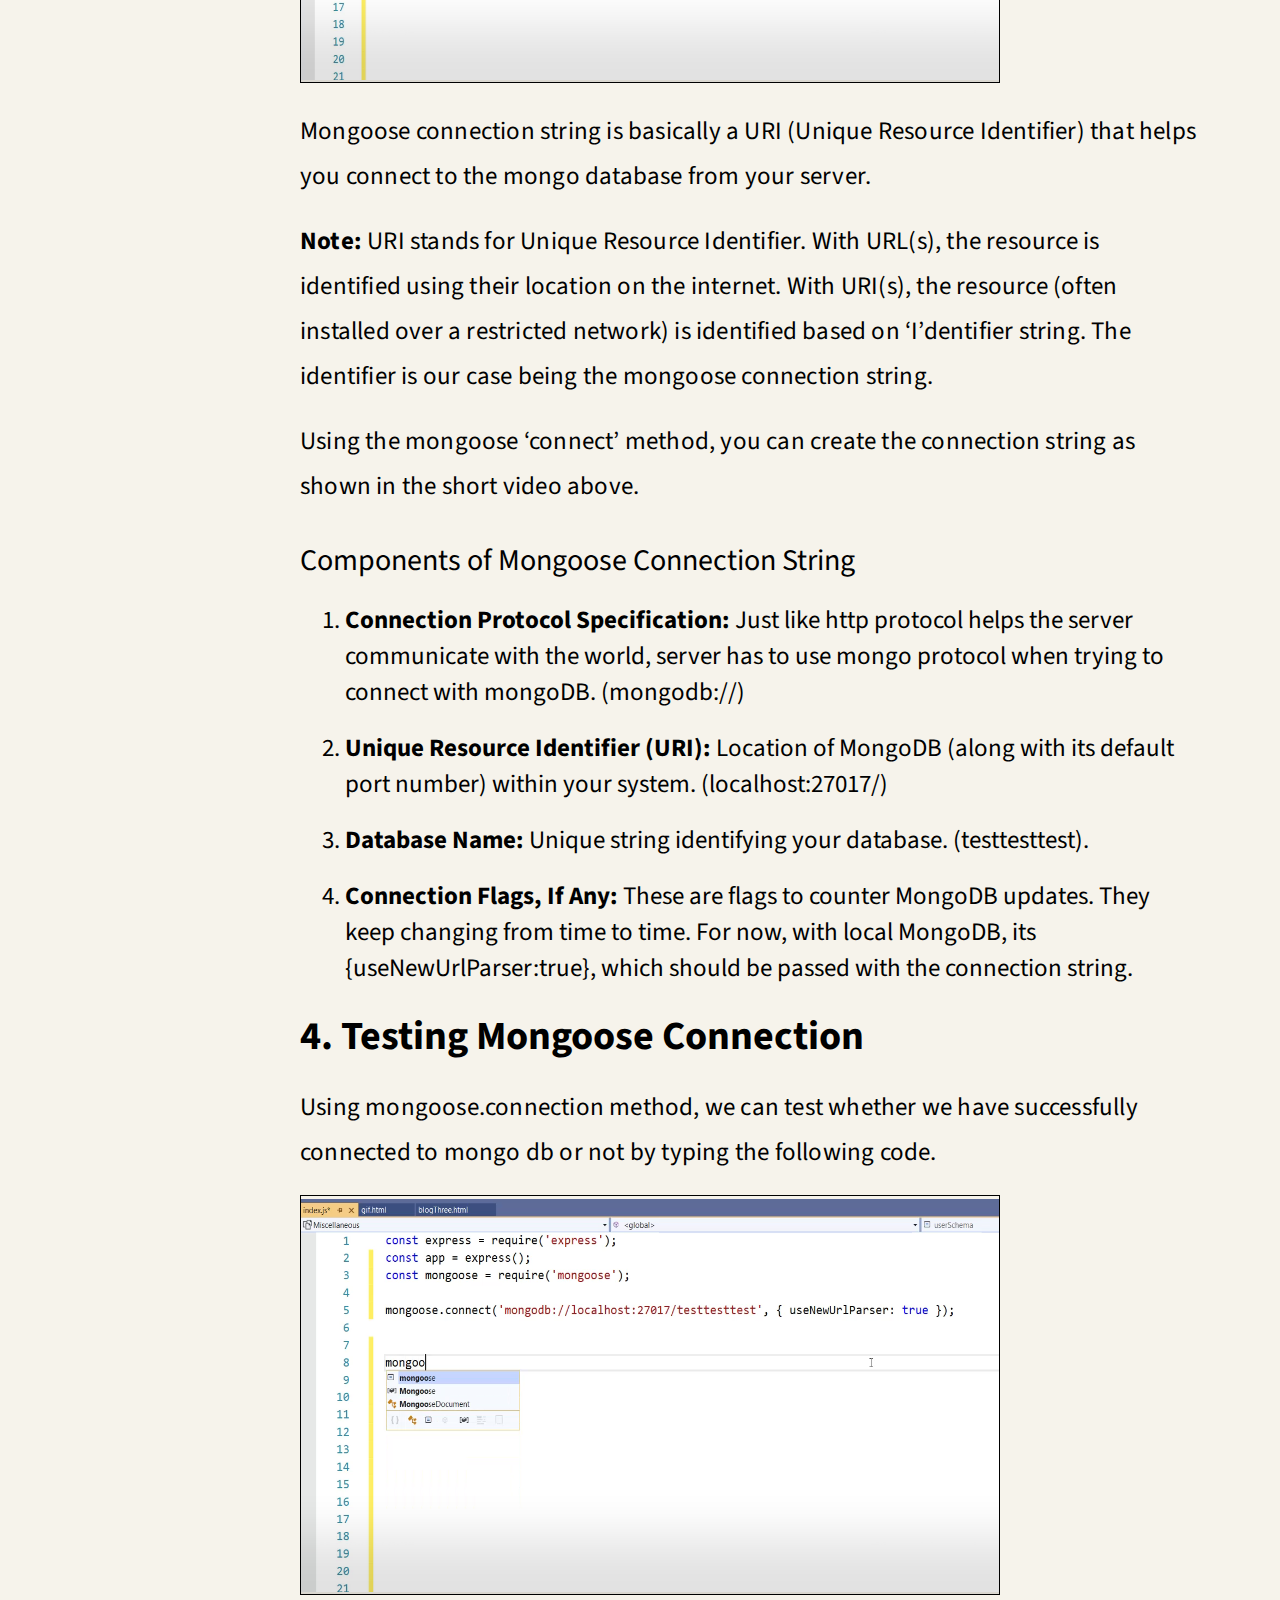
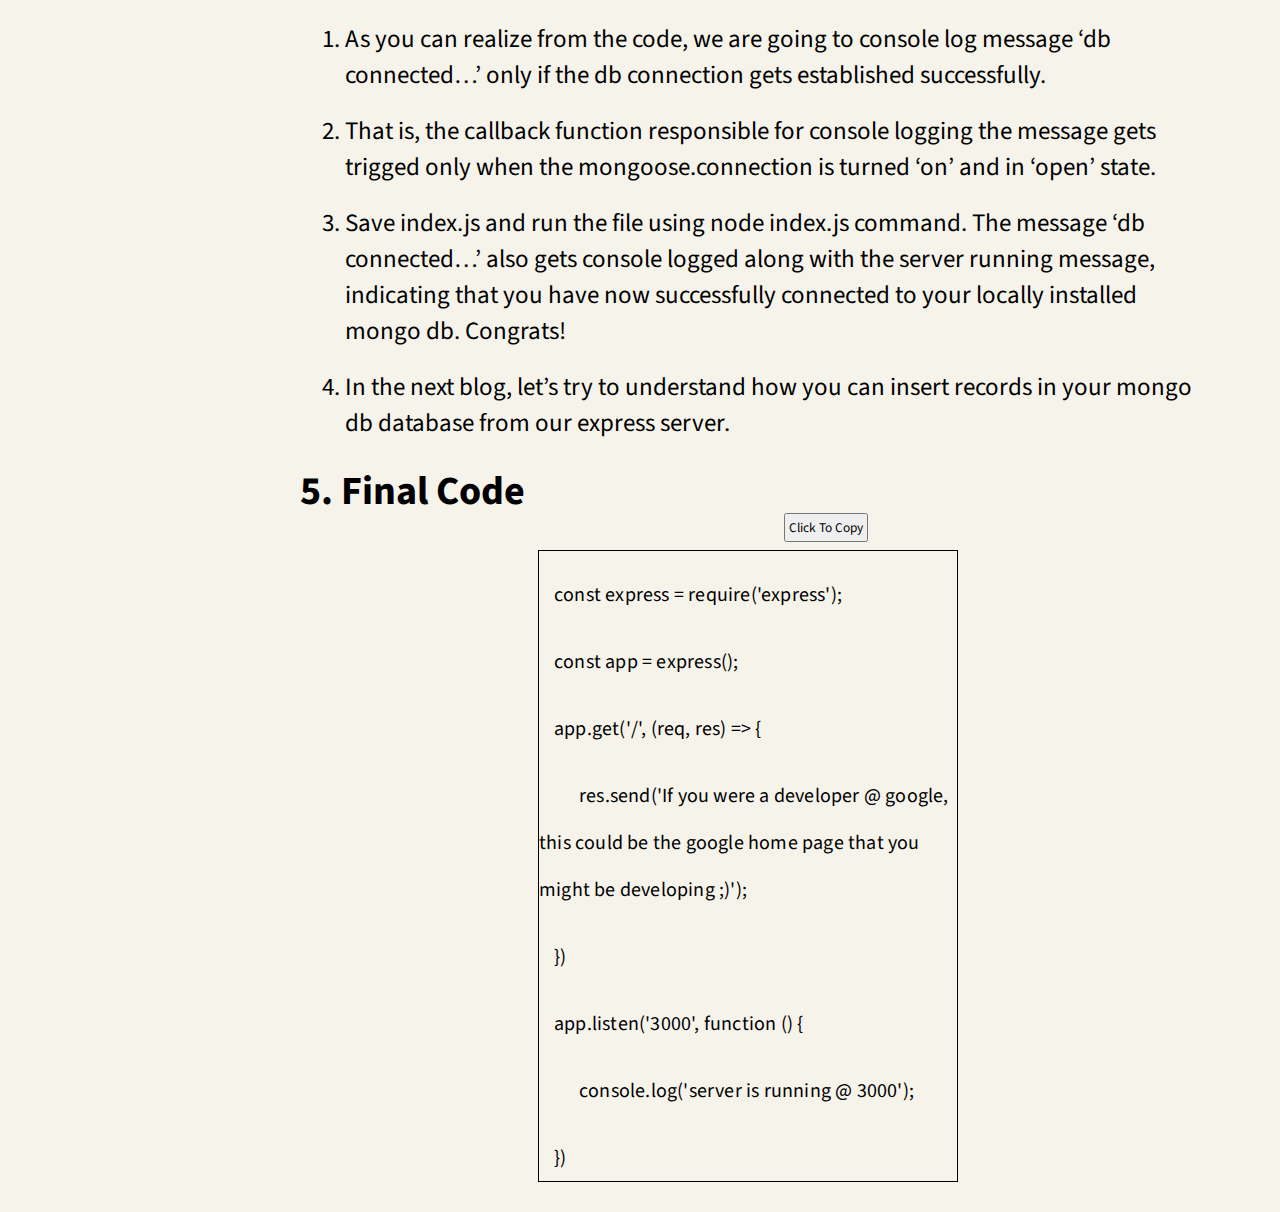
<file: blogThree.html>
﻿<!DOCTYPE html>

<html lang="en" xmlns="http://www.w3.org/1999/xhtml">
<head>
    <meta charset="utf-8" />
    <title></title>
    <link href="https://fonts.googleapis.com/css2?family=Source+Sans+Pro:wght@200;300&display=swap" rel="stylesheet">

    <style>

        body {
            background-color: #F6F3EB;
        }

        li {
            margin-top: 20px;
            margin-left: 45px;
            font-size: 25px;
        }

        video{
            height:400px; 
            width:700px;
            border:1px solid black;
            margin-top:20px;
            
        }

        .number-list{
            margin-top:0px;
        }

        .gif-container{
            border:0px solid black;
            margin: 0px auto;
            height:450px;
            width:750px;
        }

        #gifs{
            height:550px;
            width:700px;
            margin-bottom:0px;
            border:0px solid black;
            
        }

        #gifsLarger{
            height:750px;
            width: 800px;
        }

        li{
            margin-top:20px;
            margin-left:45px;
            font-size:25px;
        }

        * {
            font-family: 'Source Sans Pro';
            margin: 0;
            padding: 0;
            box-sizing: border-box;
        }

        html {
            scroll-behavior: smooth;
            background-color: white;
        }

        .container {
            display: flex;
        }

        .left-pane {
            display: flex;
            flex-direction: column;
            position: fixed;
            border: 0px solid black;
            background-color: lightgoldenrodyellow;
            height: 100%;
        }

        .left-pane-heading{
            padding:8px;
            font-size:25px;
        }

            .left-pane a {
                text-decoration: none;
                font-size: 20px;
                padding: 5px;
                color:black;
                
            }

                .left-pane a p {
                    padding: 3px;
                    font-weight: 200;
                }


        .right-pane {
            border: 0px solid black;
            width: 70%;
            margin-left: 300px;
        }

            .right-pane .section1 {
                height: auto;
            }

            .right-pane .section2 {
                height: auto;
            }

            .right-pane .section3 {
                height: auto;
            }

            .right-pane .section4 {
                height: auto;
            }

            section h1{
                font-size:40px;
            }

            section h2{
                font-size:30px;
                margin-top:30px;
                font-weight:300;
            }

            section p{
                margin-top:20px;
                font-size:25px;
                letter-spacing:0.2px;
                line-height:45px;
            }


        #content {
            border: 1px solid black;
            width: 420px;
            margin: 30px auto;
            position:relative; 
        }

        p code{
            padding:15px;
            font-size:20px;
            margin-bottom:0px;
        }

        #section6{
            position:relative; 
        }

        .btn{
            position:absolute; 
            right:328px;
            top:50px;
            padding:3px;
        }

        .images{
            border:1px solid black;
            margin-top:20px;
        }


    </style>
</head>
<body>

    <div class="container">
        <div class="left-pane">
            <h3 class="left-pane-heading">Table Of Contents</h3>

            <a href="#section2"><p>Spinning Up Express Server</p></a>
            <a href="#section3"><p>Install & Require Mongoose</p></a>
            <a href="#section4"><p>Creating Mongoose Connection </p></a>
            <a href="#section5"><p>Testing Mongoose Connection</p></a>
            
            <a href="#section6"><p>Final Code</p></a>
        </div>

        <div class="right-pane">

            <section class="section1">
                <h1>Web Server Basics: Connecting Express Server With Local MongoDB </h1>
                <p>Now that you know a bit about routing and crud, let’s try connecting the express server to a database. Let’s use the popular MongoDB.</p>
                
                <p><b>Note: </b>We’ll be using a locally installed MongoDB here. To understand how to connect to Mongo Atlas (which is a cloud database), read this: [blog]. </p>

                <h2><b>Prerequisite</b></h2>
                <p>You should have installed MongoDB locally in your system. To know more about how to install Mongo DB, read this: [article].</p>
                

                

                
            </section>


            <br />

            <section class="section2" id="section2">
                <h1>
                    1. Spinning Up Express Server
                </h1>
                <p>
                    Configure express server to run at localhost:3000. That is, install express (after initializing your express project using npm init command) and make it run (or listen to) on port 3000 as shown below
                </p>

                <video controls autoplay loop>
                    <source src="videos/1.mp4" type="video/mp4"/>
                </video>

                <p>
                    <b>Note:</b> Don’t forget to console.log the ‘server is running @ [port]’ message. It’s quite useful, especially for beginners, to test whether your express server is working fine or not.
                </p>
                    
             </section>
            <br/>
            <section class="section3" id="section3">
                <h1>2. Install & Require Mongoose</h1>

                <p>You need another npm package called  ‘mongoose’ to connect to your Mongo DB. So navigate to your working folder (using cmd) and run the following command: </p>


                <video controls autoplay loop>
                    <source src="videos/2.mp4" type="video/mp4" />
                </video>

                <h2><b>Why Mongoose? </b></h2>
                <p>
                    Mongoose turns the MongoDB database into a bunch of JavaScript objects that can be manipulated easily. Also they are easier to write (and understand) than MongoDB syntax, just like express is easier than NodeJS syntax.
                </p>


                <h2><b>Require Mongoose Into index.js </b></h2>
                <p>To use any installed npm module, you have to require it first. So require mongoose into your project as follows: </p>
                <video controls autoplay loop>
                    <source src="videos/require-mongoose.mp4" type="video/mp4" />
                </video>

                


            </section>
            <br/>

            <section class="section4" id="section4">
                <h1>3. Creating Mongoose Connection String</h1>

                <video controls autoplay loop>
                    <source src="videos/mongoose.mp4" type="video/mp4" />
                </video>


                <p>
                    Mongoose connection string is basically a URI (Unique Resource Identifier) that helps you connect to the mongo database from your server.
                </p>
                <p><b>Note:</b> URI stands for Unique Resource Identifier. With URL(s), the resource is identified using their location on the internet. With URI(s), the resource (often installed over a restricted network) is identified based on ‘I’dentifier string. The identifier is our case being the mongoose connection string.</p>

                <p>Using the mongoose  ‘connect’ method, you can create the connection string as shown in the short video above. </p>

                <h2><b>Components of Mongoose Connection String </b></h2>
                <ol>
                    <li><b>Connection Protocol Specification:</b> Just like http protocol helps the server communicate with the world, server has to use mongo protocol when trying to connect with mongoDB. (mongodb://)</li>
                    <li><b>Unique Resource Identifier (URI):</b> Location of MongoDB (along with its default port number) within your system. (localhost:27017/)</li>
                    <li><b>Database Name: </b>Unique string identifying your database. (testtesttest).</li>
                    <li><b>Connection Flags, If Any: </b>These are flags to counter MongoDB updates. They keep changing from time to time. For now, with local MongoDB, its {useNewUrlParser:true}, which should be passed with the connection string.</li>
                </ol>

                
            </section>

            <br/>
            <section class="section5" id="section5">
                <h1>4. Testing Mongoose Connection </h1>
                <p>Using mongoose.connection method, we can test whether we have successfully connected to mongo db or not by typing the following code. </p>
                <video controls autoplay loop>
                    <source src="videos/testing-mongoose-connection.mp4" type="video/mp4" />
                </video>

                <ol>

                    <li>As you can realize from the code, we are going to console log message ‘db connected…’ only if the db connection gets established successfully. </li>
                    <li>That is, the callback function responsible for console logging the message gets trigged only when the mongoose.connection is turned ‘on’ and in  ‘open’ state. </li>
                    <li>Save index.js and run the file using node index.js command. The message ‘db connected…’ also gets console logged along with the server running message, indicating that you have now successfully connected to your locally installed mongo db. Congrats!</li>
                    <li>In the next blog, let’s try to understand how you can insert records in your mongo db database from our express server.</li>

                </ol>
               




            </section>
            <br/>
            <section class="section6" id="section6">
                <h1>5. Final Code</h1>
             
                    <button id="btn" class="btn">Click To Copy</button>
                    <div id="content" contenteditable="true">
                        <p><code> const express = require('express');</code></p>
                        <p><code>const app = express(); </code></p>


                        <p><code>app.get('/', (req, res) => {</code></p>
                        <p>
                            <code style="margin-left:25px;">

                                res.send('If you were a developer @ google, this could be the google home page that you might be developing ;)');
                            </code>
                        </p>
                        <p><code>})</code></p>


                        <p><code>app.listen('3000', function () {</code></p>
                        <p>
                            <code style="margin-left:25px;">

                                console.log('server is running @ 3000');
                            </code>
                        </p>


                        <p><code>})</code></p>
                    </div>


            </section>


        </div>
    </div>

    <script>
        var content = document.querySelector('#content');
        var btn = document.querySelector('#btn');

        btn.addEventListener('click', copyText);

        function copyText() {
            let temp = content.innerText;
            copytoClipBoard(temp);

        }

        function copytoClipBoard(str) {
            const textarea = document.createElement("textarea");
            textarea.value = str;
            document.body.appendChild(textarea);
            textarea.select();
            document.execCommand("copy");
            document.body.removeChild(textarea);
            //output.innerHTML = "<h3>Copied content</h3>" + textarea.value;
            alert('copied!')//output.innerHTML = "<h3>Copied content</h3>" + textarea.value;

        }

        console.log(content)
    </script>



</body>
</html>
</file>
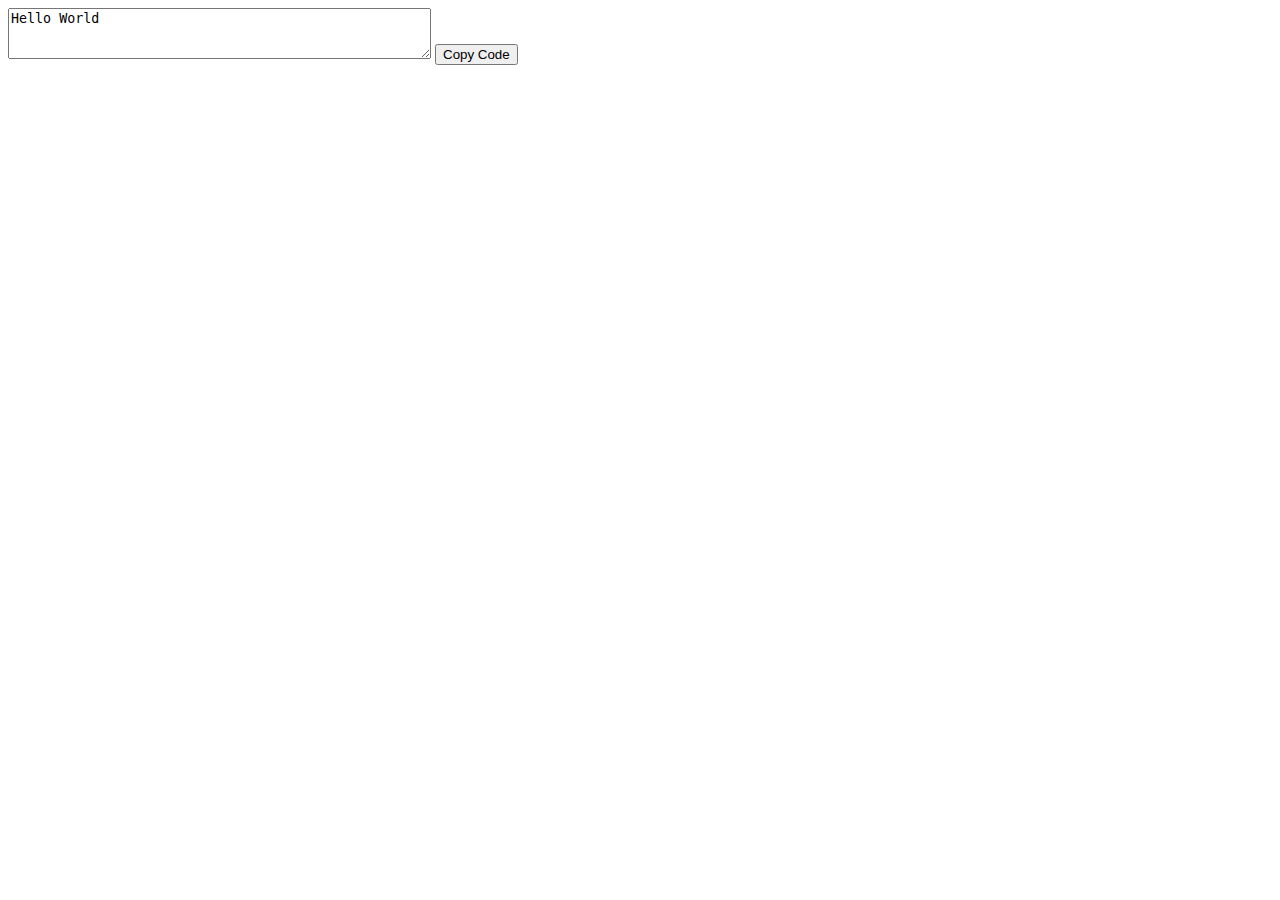
<file: copyNpaste.html>
﻿<!DOCTYPE html>

<html lang="en" xmlns="http://www.w3.org/1999/xhtml">
<head>
    <meta charset="utf-8" />
    <title></title>
</head>
<body>

    <textarea name="copyTxt" rows="3" cols="50">Hello World</textarea>
    <button class="copyBtn">Copy Code</button>

    <script>

        const copyTxt = document.querySelector("textarea[name=copyTxt]");
        const copyBtn = document.querySelector(".copyBtn");

        copyBtn.addEventListener("click", copyText);

        function copyText() {
            let temp = copyTxt.value;
            copytoClipBoard(temp);
            
        }

        function copytoClipBoard(str) {
            const textarea = document.createElement("textarea");
            textarea.value = str;
            document.body.appendChild(textarea);
            textarea.select();
            document.execCommand("copy");
            document.body.removeChild(textarea);
            //output.innerHTML = "<h3>Copied content</h3>" + textarea.value;
            alert('copied!')
        }


    </script>
</body>
</html>
</file>
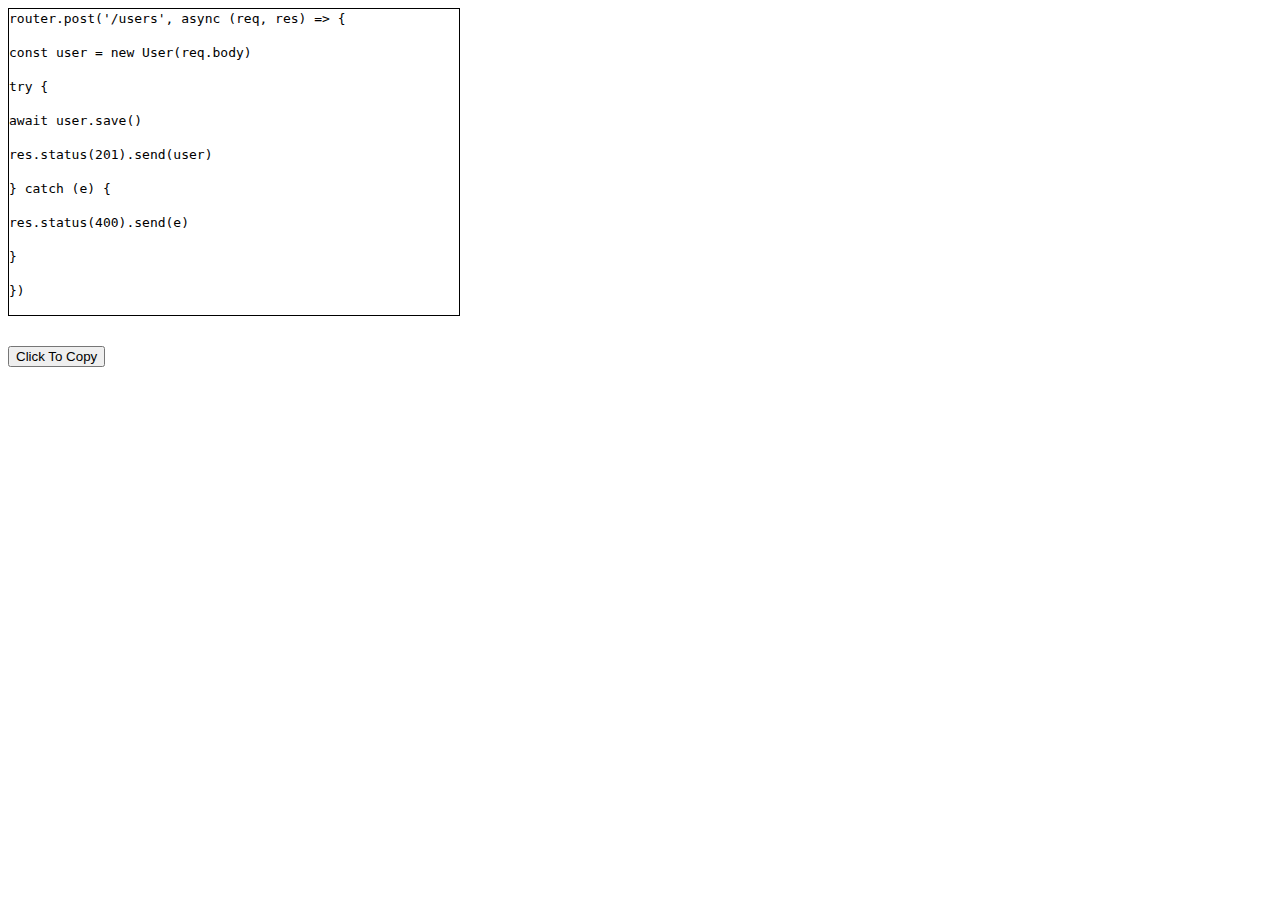
<file: copyNpaste2.html>
﻿<!DOCTYPE html>

<html lang="en" xmlns="http://www.w3.org/1999/xhtml">
<head>
    <meta charset="utf-8" />
    <title></title>
    <style>
        #content{
            border: 1px solid black;
            width:450px;
            margin-bottom:30px; 
        }
    </style>
</head>
<body>

    <div id="content">
        <code> router.post('/users', async (req, res) => {</code>
        <p><code>const user = new User(req.body)</code></p>

        <p>
            <code>
                try {
            </code>
        </p>
        <p><code>await user.save()</code></p>
        <p>
            <code>

                res.status(201).send(user)
            </code>
        </p>

        <p><code>} catch (e) {</code></p>
        <p>
            <code>
                res.status(400).send(e)
            </code>
        </p>
        <p><code>}</code></p>
        <p><code>})</code></p>
    </div>

    <button id="btn">Click To Copy</button>

    <script>
        var content = document.querySelector('#content');
        var btn = document.querySelector('#btn'); 

        btn.addEventListener('click', copyText); 

        function copyText() {
            let temp = content.innerText; 
            copytoClipBoard(temp);

        }

        function copytoClipBoard(str) {
            const textarea = document.createElement("textarea");
            textarea.value = str;
            document.body.appendChild(textarea);
            textarea.select();
            document.execCommand("copy");
            document.body.removeChild(textarea);
            //output.innerHTML = "<h3>Copied content</h3>" + textarea.value;
            alert('copied!')//output.innerHTML = "<h3>Copied content</h3>" + textarea.value;
            
        }
        
        console.log(content)
    </script>

</body>
</html>
</file>
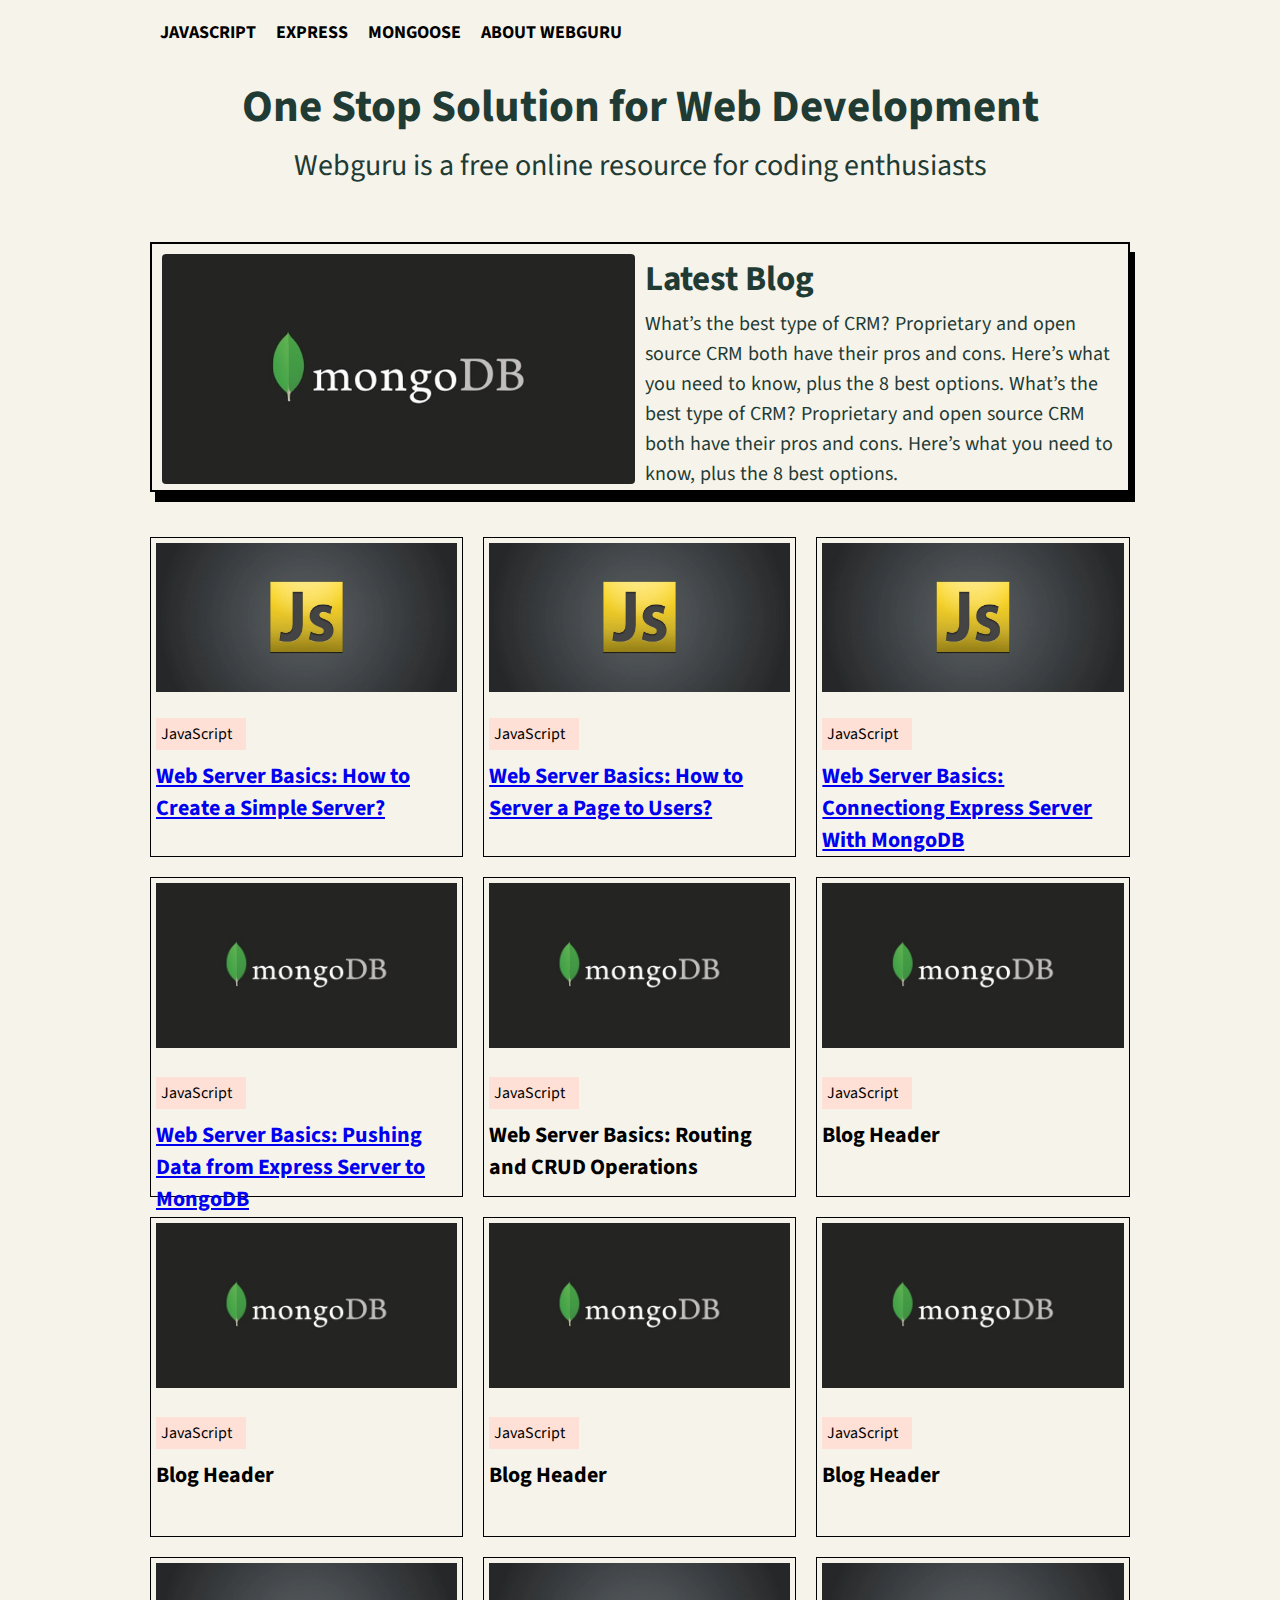
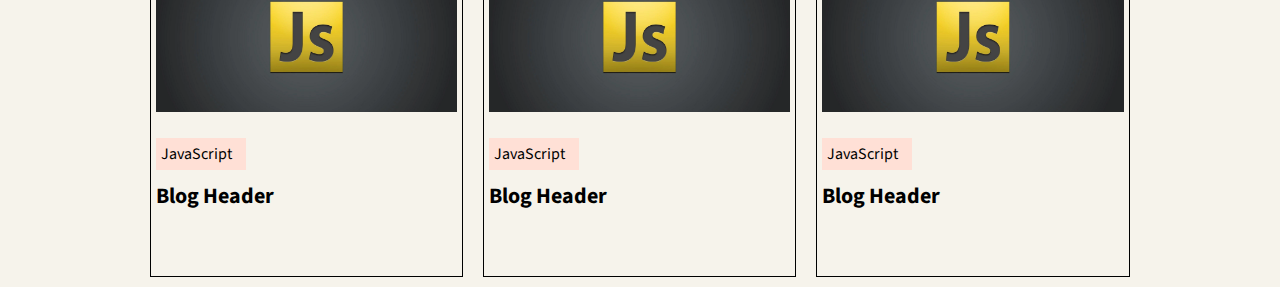
<file: homepage.html>
﻿<!DOCTYPE html>

<html lang="en" xmlns="http://www.w3.org/1999/xhtml">
<head>
    <meta charset="utf-8" />
    <title></title>
    <link href="https://fonts.googleapis.com/css2?family=Source+Sans+Pro:wght@200;300&display=swap" rel="stylesheet">
    <style>
        * {
            padding: 0;
            margin: 0;
            box-sizing: border-box;
        }

        body {
            font-family: 'Source Sans Pro';
            background-color: #F6F3EB; 
        }

        .navbar-container {
            padding: 20px;
            border: 0px solid black;
            height: 40px;
            width: 100%;
            margin-bottom:10px;
        }

        .navbar {
            display: flex;
            font-size:18px;
            font-weight:700;
        }

            .navbar p {
                margin-right: 20px;
                text-transform:uppercase; 
            }

        .container{
            width:1000px;
            margin:0px auto; 
            border:0px solid black;
        }

        .banner{
            border:0px solid black;
            display:flex; 
            flex-direction:column;
            text-align:center;
            margin:10px;
            padding:20px;
        }

        .banner .heading{
            margin:5px;
        }

            .banner .heading h1 {
                font-size: 45px;
                color: #1F3B34;
            }

            .banner .subheading p {
                font-size: 30px;
                color: #1F3B34;
            }

        .main-blog {
            display: flex;
            width: 98%;
            margin: 35px 10px;
            padding: 5px;
            border: 2px solid black;
            height: 250px;
            box-shadow: 5px 10px;
        }

        .left-pane{
            width:50%;
            padding:5px;
        }

        .left-pane img{
            width:100%;
            object-fit:cover;
            height:230px;
            border-radius:4px;
        }

        .right-pane{
            padding:5px;
            width:50%; 
        }

            .right-pane h2 {
                font-size: 35px;
                margin-bottom: 5px;
                color: #1F3B34;
            }

            .right-pane p {
                font-size: 20px;
                line-height: 30px;
                color: #1F3B34;
                word-spacing:1px;
            }

            .blogs-section{
                flex-wrap:wrap;
                display:flex;
            }

            .blogs-section .blog{
                display:flex; 
                flex-direction:column;
                border:1px solid black;
                margin:10px;
                padding:5px;
                width:31.32%; 
                height:320px;
            }

        span {
            background-color: #FFE0D6; 
            padding:5px;
            width:90px;
        }

            .blog img{
                width:100%;
                object-fit:cover;
                height:85%;
            }

            .blog h2{
                font-size:22px;
                text-align:left;
                margin-top:10px;

            }

            .blog:hover{
                background-color:white; 
            }


    </style>
</head>
<body>
    <div class="container">
        <div class="navbar-container">
            <nav class="navbar">
                <p>JavaScript</p>
                <p>Express</p>
                <p>Mongoose</p>
                <p>About Webguru</p>
            </nav>
        </div>
        <div class="banner">
            <div class="heading">
                <h1>One Stop Solution for Web Development</h1>
            </div>
            <div class="subheading">
                <p>Webguru is a free online resource for coding enthusiasts</p>
            </div>
        </div>

        <div class="main-blog">
            <div class="left-pane">
                <img src="mongo.jpeg" />
            </div>
            <div class="right-pane">
                <h2>Latest Blog</h2>
                <p>What’s the best type of CRM? Proprietary and open source CRM both have their pros and cons. Here’s what you need to know, plus the 8 best options. What’s the best type of CRM? Proprietary and open source CRM both have their pros and cons. Here’s what you need to know, plus the 8 best options.</p>
                
            </div>
        </div>

        <div class="blogs-section">
            <div class="blog">
                <div class="blog-image">
                    <image src="javascript.webp" />
                </div>
                <span>JavaScript</span>
                <div class="blog-header">
                    <h2><a href="blogOne.html">Web Server Basics: How to Create a Simple Server?</a></h2>
                </div>
            </div>
            <div class="blog">
                <div class="blog-image">
                    <image src="javascript.webp" />
                </div>
                <span>JavaScript</span>
                <div class="blog-header">
                    <h2><a href="blogTwo.html">Web Server Basics: How to Server a Page to Users?</a></h2>
                </div>
            </div>
            <div class="blog">
                <div class="blog-image">
                    <image src="javascript.webp" />
                </div>
                <span>JavaScript</span>
                <div class="blog-header">
                    <h2><a href="blogThree.html">Web Server Basics: Connectiong Express Server With MongoDB</a></h2>
                </div>
            </div>


            <div class="blog">
                <div class="blog-image">
                    <image src="mongo.jpeg" />
                </div>
                <span>JavaScript</span>
                <div class="blog-header">
                    <h2><a href="blogThree.html">Web Server Basics: Pushing Data from Express Server to MongoDB</a></h2>
                </div>
            </div>

            <div class="blog">
                <div class="blog-image">
                    <image src="mongo.jpeg" />
                </div>
                <span>JavaScript</span>
                <div class="blog-header">
                    <h2>Web Server Basics: Routing and CRUD Operations</h2>
                </div>
            </div>

            <div class="blog">
                <div class="blog-image">
                    <image src="mongo.jpeg" />
                </div>
                <span>JavaScript</span>
                <div class="blog-header">
                    <h2>Blog Header</h2>
                </div>
            </div>

            <div class="blog">
                <div class="blog-image">
                    <image src="mongo.jpeg" />
                </div>
                <span>JavaScript</span>
                <div class="blog-header">
                    <h2>Blog Header</h2>
                </div>
            </div>

            <div class="blog">
                <div class="blog-image">
                    <image src="mongo.jpeg" />
                </div>
                <span>JavaScript</span>
                <div class="blog-header">
                    <h2>Blog Header</h2>
                </div>
            </div>

            <div class="blog">
                <div class="blog-image">
                    <image src="mongo.jpeg" />
                </div>
                <span>JavaScript</span>
                <div class="blog-header">
                    <h2>Blog Header</h2>
                </div>
            </div>

            <div class="blog">
                <div class="blog-image">
                    <image src="javascript.webp" />
                </div>
                <span>JavaScript</span>
                <div class="blog-header">
                    <h2>Blog Header</h2>
                </div>
            </div>

            <div class="blog">
                <div class="blog-image">
                    <image src="javascript.webp" />
                </div>
                <span>JavaScript</span>
                <div class="blog-header">
                    <h2>Blog Header</h2>
                </div>
            </div>

            <div class="blog">
                <div class="blog-image">
                    <image src="javascript.webp" />
                </div>
                <span>JavaScript</span>
                <div class="blog-header">
                    <h2>Blog Header</h2>
                </div>
            </div>


        </div>
    </div>
</body>
</html>
</file>
